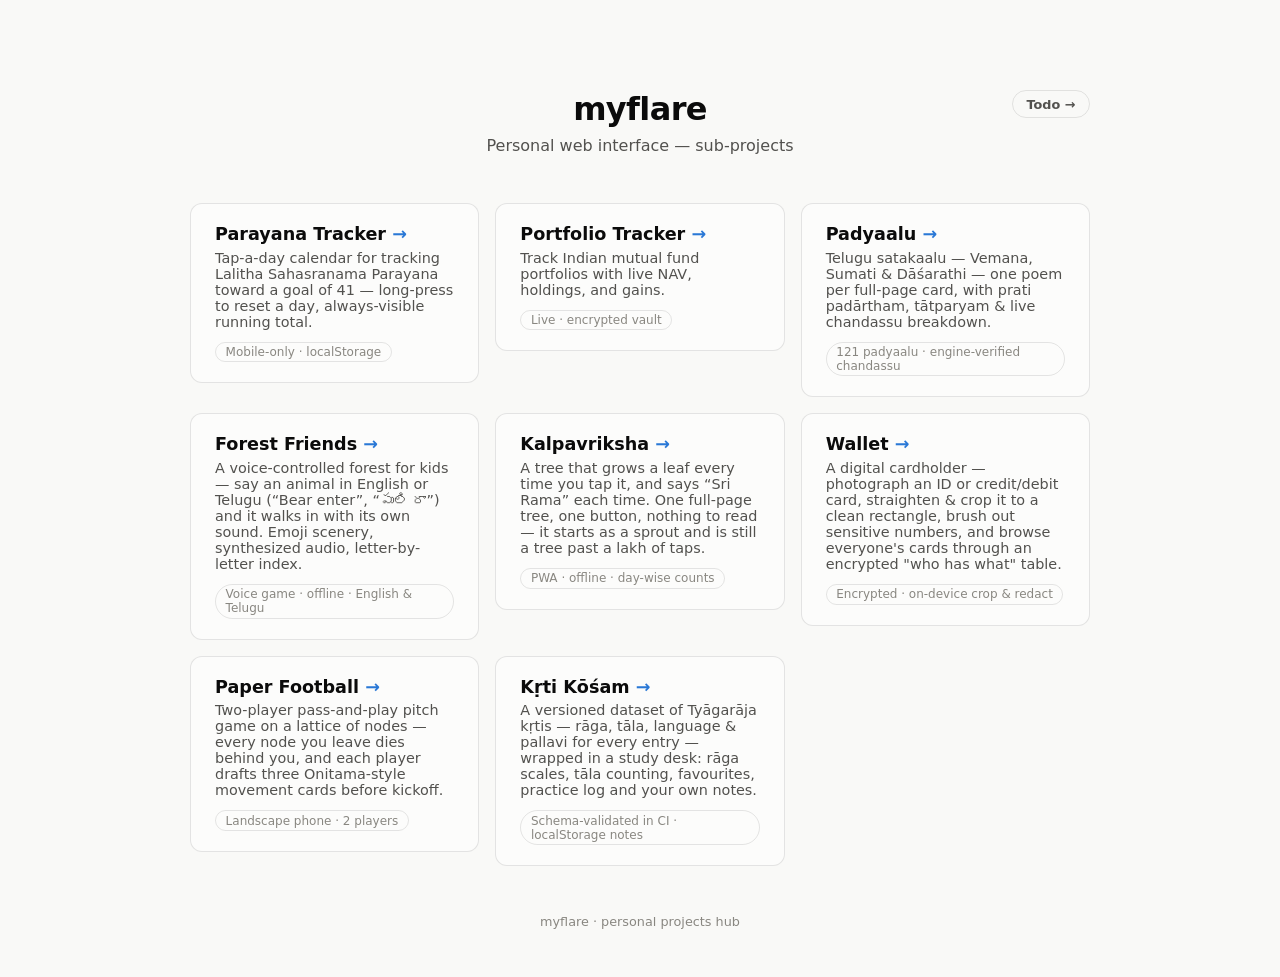
<file: index.html>
<!doctype html>
<html lang="en">
<head>
<meta charset="utf-8">
<meta name="viewport" content="width=device-width, initial-scale=1">
<title>myflare — personal web interface</title>
<style>
  :root {
    color-scheme: light dark;
    --page: #f9f9f7;
    --surface: #fcfcfb;
    --ink: #0b0b0b;
    --ink-2: #52514e;
    --muted: #898781;
    --border: rgba(11,11,11,0.10);
    --accent: #2a78d6;
  }
  @media (prefers-color-scheme: dark) {
    :root {
      --page: #0d0d0d;
      --surface: #1a1a19;
      --ink: #ffffff;
      --ink-2: #c3c2b7;
      --muted: #898781;
      --border: rgba(255,255,255,0.10);
      --accent: #3987e5;
    }
  }
  * { box-sizing: border-box; margin: 0; }
  body {
    font-family: system-ui, -apple-system, "Segoe UI", sans-serif;
    background: var(--page);
    color: var(--ink);
    min-height: 100vh;
    display: flex;
    flex-direction: column;
    align-items: center;
    padding: 10vh 1.5rem 3rem;
  }
  header { text-align: center; margin-bottom: 3rem; position: relative; width: 100%; max-width: 900px; }
  h1 { font-size: 2rem; font-weight: 700; letter-spacing: -0.02em; }
  header p { color: var(--ink-2); margin-top: 0.5rem; }
  a.todo-btn {
    position: absolute;
    top: 0;
    right: 0;
    display: inline-flex;
    align-items: center;
    gap: 0.35rem;
    font-size: 0.8rem;
    font-weight: 600;
    color: var(--ink-2);
    text-decoration: none;
    border: 1px solid var(--border);
    border-radius: 999px;
    padding: 0.35rem 0.85rem;
    transition: border-color 0.15s ease, color 0.15s ease;
  }
  a.todo-btn:hover { border-color: var(--accent); color: var(--accent); }
  main {
    width: 100%; max-width: 900px;
    display: grid; gap: 1rem;
    grid-template-columns: repeat(auto-fit, minmax(260px, 1fr));
    align-items: start;
  }
  a.project {
    display: block;
    background: var(--surface);
    border: 1px solid var(--border);
    border-radius: 12px;
    padding: 1.25rem 1.5rem;
    text-decoration: none;
    color: inherit;
    transition: border-color 0.15s ease, transform 0.15s ease;
  }
  a.project:hover { border-color: var(--accent); transform: translateY(-1px); }
  a.project h2 { font-size: 1.1rem; font-weight: 600; }
  a.project h2 span { color: var(--accent); }
  a.project p { color: var(--ink-2); font-size: 0.9rem; margin-top: 0.35rem; }
  .status {
    display: inline-block;
    margin-top: 0.75rem;
    font-size: 0.75rem;
    color: var(--muted);
    border: 1px solid var(--border);
    border-radius: 999px;
    padding: 0.15rem 0.6rem;
  }
  footer { margin-top: auto; padding-top: 3rem; color: var(--muted); font-size: 0.8rem; }
</style>
</head>
<body>
  <header>
    <a class="todo-btn" href="todo/index.html">Todo →</a>
    <h1>myflare</h1>
    <p>Personal web interface — sub-projects</p>
  </header>
  <main>
    <a class="project" href="parayana/">
      <h2>Parayana Tracker <span>→</span></h2>
      <p>Tap-a-day calendar for tracking Lalitha Sahasranama Parayana toward a goal of 41 — long-press to reset a day, always-visible running total.</p>
      <span class="status">Mobile-only · localStorage</span>
    </a>
    <a class="project" href="portfolio-tracker/">
      <h2>Portfolio Tracker <span>→</span></h2>
      <p>Track Indian mutual fund portfolios with live NAV, holdings, and gains.</p>
      <span class="status">Live · encrypted vault</span>
    </a>
    <a class="project" href="padyaalu/">
      <h2>Padyaalu <span>→</span></h2>
      <p>Telugu satakaalu — Vemana, Sumati &amp; Dāśarathi — one poem per full-page card, with prati padārtham, tātparyam &amp; live chandassu breakdown.</p>
      <span class="status">121 padyaalu · engine-verified chandassu</span>
    </a>
    <a class="project" href="forest-friends/">
      <h2>Forest Friends <span>→</span></h2>
      <p>A voice-controlled forest for kids — say an animal in English or Telugu (“Bear enter”, “పులి రా”) and it walks in with its own sound. Emoji scenery, synthesized audio, letter-by-letter index.</p>
      <span class="status">Voice game · offline · English &amp; Telugu</span>
    </a>
    <a class="project" href="kalpavriksha/">
      <h2>Kalpavriksha <span>→</span></h2>
      <p>A tree that grows a leaf every time you tap it, and says “Sri Rama” each time. One full-page tree, one button, nothing to read — it starts as a sprout and is still a tree past a lakh of taps.</p>
      <span class="status">PWA · offline · day-wise counts</span>
    </a>
    <a class="project" href="wallet/">
      <h2>Wallet <span>→</span></h2>
      <p>A digital cardholder — photograph an ID or credit/debit card, straighten &amp; crop it to a clean rectangle, brush out sensitive numbers, and browse everyone's cards through an encrypted "who has what" table.</p>
      <span class="status">Encrypted · on-device crop &amp; redact</span>
    </a>
    <a class="project" href="paper-football/">
      <h2>Paper Football <span>→</span></h2>
      <p>Two-player pass-and-play pitch game on a lattice of nodes — every node you leave dies behind you, and each player drafts three Onitama-style movement cards before kickoff.</p>
      <span class="status">Landscape phone · 2 players</span>
    </a>
    <a class="project" href="tyagaraja/">
      <h2>Kṛti Kōśam <span>→</span></h2>
      <p>A versioned dataset of Tyāgarāja kṛtis — rāga, tāla, language &amp; pallavi for every entry — wrapped in a study desk: rāga scales, tāla counting, favourites, practice log and your own notes.</p>
      <span class="status">Schema-validated in CI · localStorage notes</span>
    </a>
  </main>
  <footer>myflare · personal projects hub</footer>
</body>
</html>
</file>
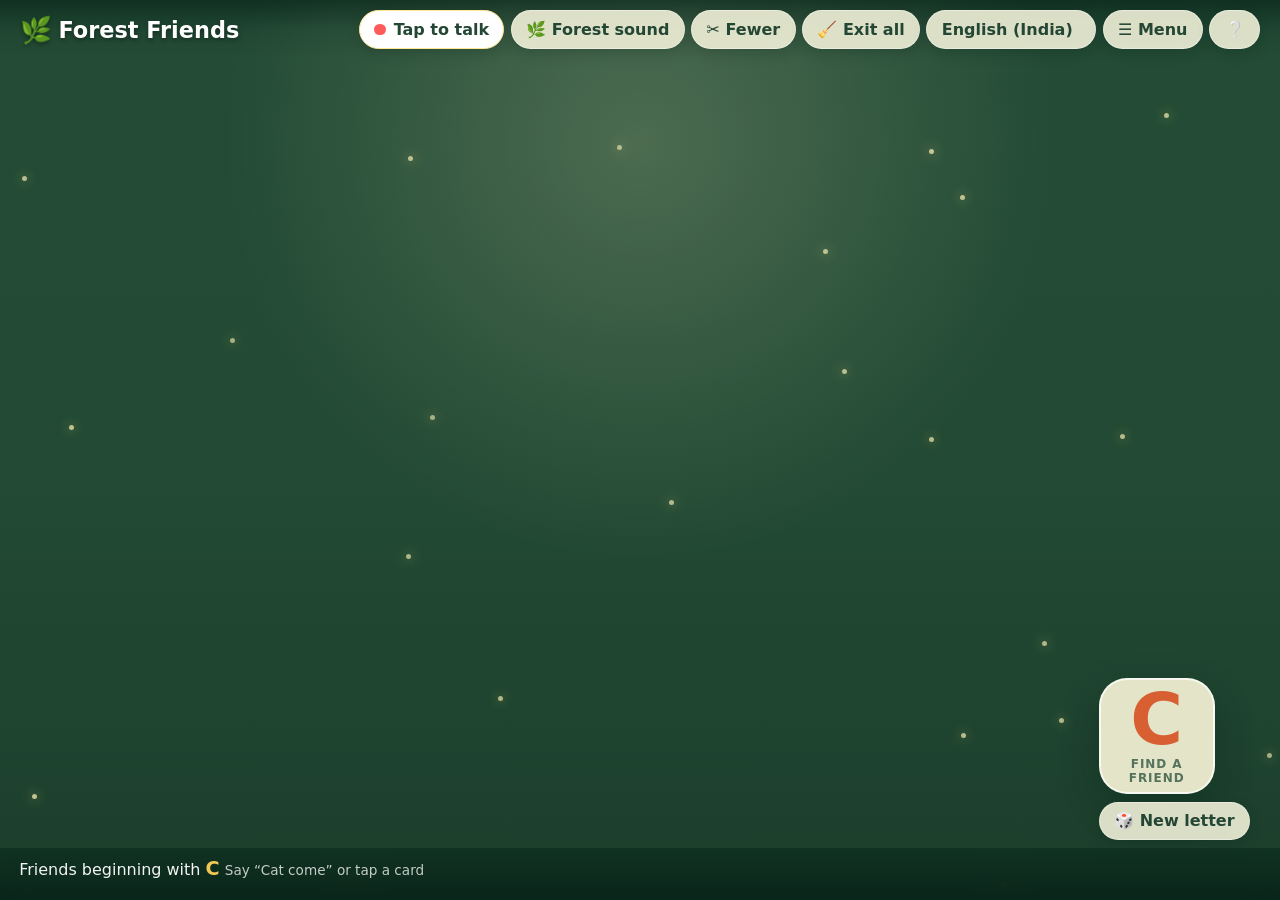
<file: forest-friends/index.html>
<!doctype html>
<html lang="en">
<head>
<meta charset="utf-8">
<meta name="viewport" content="width=device-width, initial-scale=1">
<title>Forest Friends — voice animal game for kids</title>
<link rel="stylesheet" href="styles.css?v=9">
</head>
<body>
  <!-- ======================= FOREST SCENE ======================= -->
  <div id="scene" class="scene">
    <div class="forest-film" aria-hidden="true">
      <video class="forest-film-fill" autoplay muted loop playsinline preload="auto" src="assets/reference/living-forest-reference.mp4"></video>
      <video class="forest-film-main" autoplay muted loop playsinline preload="auto" src="assets/reference/living-forest-reference.mp4"></video>
      <div class="forest-light"></div>
    </div>
    <!-- subtle foreground atmosphere, filled by JS -->
    <div class="forest" id="forest"></div>

    <!-- animals live here; the river (drawn by JS) is where water animals swim -->
    <div id="stage" class="stage">
      <svg id="river" class="river" preserveAspectRatio="none" aria-hidden="true"></svg>
    </div>

    <!-- big prompt letter, bottom-right -->
    <div id="letterPrompt" class="letter-prompt">
      <div id="letterCard" class="letter-card" title="Say an animal that starts with this letter!">
        <span id="letterGlyph" class="letter-glyph">A</span>
        <span class="letter-hint">find a friend</span>
      </div>
      <button id="newLetterBtn" class="btn letter-new-btn" title="Show a new letter">🎲 New letter</button>
    </div>

    <!-- floating speech bubble showing what was heard -->
    <div id="heardBubble" class="heard-bubble" hidden></div>
  </div>

  <!-- ======================= TOP CONTROL BAR ======================= -->
  <header class="topbar">
    <div class="brand">
      <span class="brand-emoji">🌿</span>
      <span class="brand-name">Forest Friends</span>
    </div>
    <div class="controls">
      <button id="micBtn" class="btn btn-mic btn-primary" aria-pressed="false">
        <span class="mic-dot"></span>
        <span id="micLabel">Tap to talk</span>
      </button>
      <button id="musicBtn" class="btn" aria-pressed="false" title="Soft wind and leaves, with no animal calls">🌿 Forest sound</button>
      <button id="reduceBtn" class="btn" title="Randomly send some animals home">✂️ Fewer</button>
      <button id="clearBtn" class="btn" title="Send everyone home">🧹 Exit all</button>
      <select id="langSelect" class="btn" title="Voice language">
        <option value="en-IN">English (India)</option>
        <option value="en-US">English (US)</option>
        <option value="te-IN">తెలుగు Telugu</option>
      </select>
      <button id="menuBtn" class="btn" aria-haspopup="dialog" aria-controls="menuOverlay" aria-expanded="false" title="Open menu">☰ Menu</button>
      <button id="helpBtn" class="btn" title="How to play">❔</button>
    </div>
  </header>

  <!-- ======================= BOTTOM INDEX ROW ======================= -->
  <footer class="index-bar">
    <div class="index-label">
      Friends beginning with <b id="indexLetter">A</b>
      <span class="index-tip">Say “<span id="indexExample">Cow</span> come” or tap a card</span>
    </div>
    <div id="indexRow" class="index-row"><!-- animal chips injected here --></div>
  </footer>

  <!-- ======================= HELP OVERLAY ======================= -->
  <div id="helpOverlay" class="overlay" hidden>
    <div class="overlay-card">
      <button id="helpClose" class="overlay-close" aria-label="Close">✕</button>
      <h2>🌳 How to play</h2>
      <ol>
        <li>Tap <b>Tap to talk</b> and allow the microphone.</li>
        <li>A letter shows in the bottom-right. You may only call the animal for <b>that</b> letter — the bottom row lists them.</li>
        <li>Say the animal and “come”: <b>“Bear enter”</b>, <b>“Bear come”</b>, or in Telugu <b>“Bear <i>raa</i>”</b> / <b>“ఎలుగుబంటి రా”</b>.</li>
        <li>It walks, flies, or swims in with its voice and <b>roams the whole forest</b> — birds flit about, fish swim down the <b>river</b>, animals wander the ground — then a <b>new letter</b> pops up. 🐻🐦🐠</li>
        <li>Want a whole family at once? Say a number: <b>“3 lions enter”</b> (up to five) — they all roam together! 🦁🦁🦁</li>
        <li><b>Tap any animal</b> to hear its sound again. 🔊</li>
        <li>Send some home: <b>“Lion exit”</b> (one) or <b>“5 lion exit”</b> (up to five). <i>po</i> / <i>bye</i> work too.</li>
        <li>Special commands anytime: <b>“exit all animals”</b> empties the forest; <b>“reduce zoo size”</b> randomly sends some home.</li>
        <li>No microphone? <b>Tap an animal</b> in the bottom row to summon it. Use <b>🎲 New letter</b> to skip a letter.</li>
        <li>Open <b>☰ Menu</b> to browse and play every animal sound in one scrollable library.</li>
      </ol>
      <p class="overlay-note">Tip: works best in Chrome. The animal list is limited to familiar animals from India. Recordings made in India are preferred; verified same-species recordings are used when a local one is unavailable.</p>
      <button id="helpStart" class="btn btn-primary">Let's play! 🎉</button>
    </div>
  </div>

  <!-- ======================= MENU / SOUND LIBRARY ======================= -->
  <div id="menuOverlay" class="overlay" hidden>
    <section class="overlay-card menu-card" role="dialog" aria-modal="true" aria-labelledby="menuTitle">
      <button id="menuClose" class="overlay-close" aria-label="Close menu">✕</button>
      <div class="menu-heading">
        <span class="menu-kicker">Explore the forest</span>
        <h2 id="menuTitle">Menu</h2>
      </div>
      <section class="sound-library" aria-labelledby="soundLibraryTitle">
        <div class="sound-library-head">
          <div>
            <h3 id="soundLibraryTitle">🔊 Indian animal sounds</h3>
            <p>Tap to listen. The selected animal stays highlighted until its recording ends.</p>
          </div>
          <label class="sound-search">
            <span class="sr-only">Search animals</span>
            <input id="soundSearch" type="search" placeholder="Search animals…" autocomplete="off">
          </label>
        </div>
        <div id="soundList" class="sound-list" aria-live="polite"></div>
        <p id="soundEmpty" class="sound-empty" hidden>No animals match that search.</p>
      </section>
    </section>
  </div>

  <!-- data + engines (built as separate modules) -->
  <script src="animals.js?v=9"></script>
  <script src="audio.js?v=9"></script>
  <script src="realsounds.js?v=9"></script>
  <script src="game.js?v=9"></script>
</body>
</html>
</file>
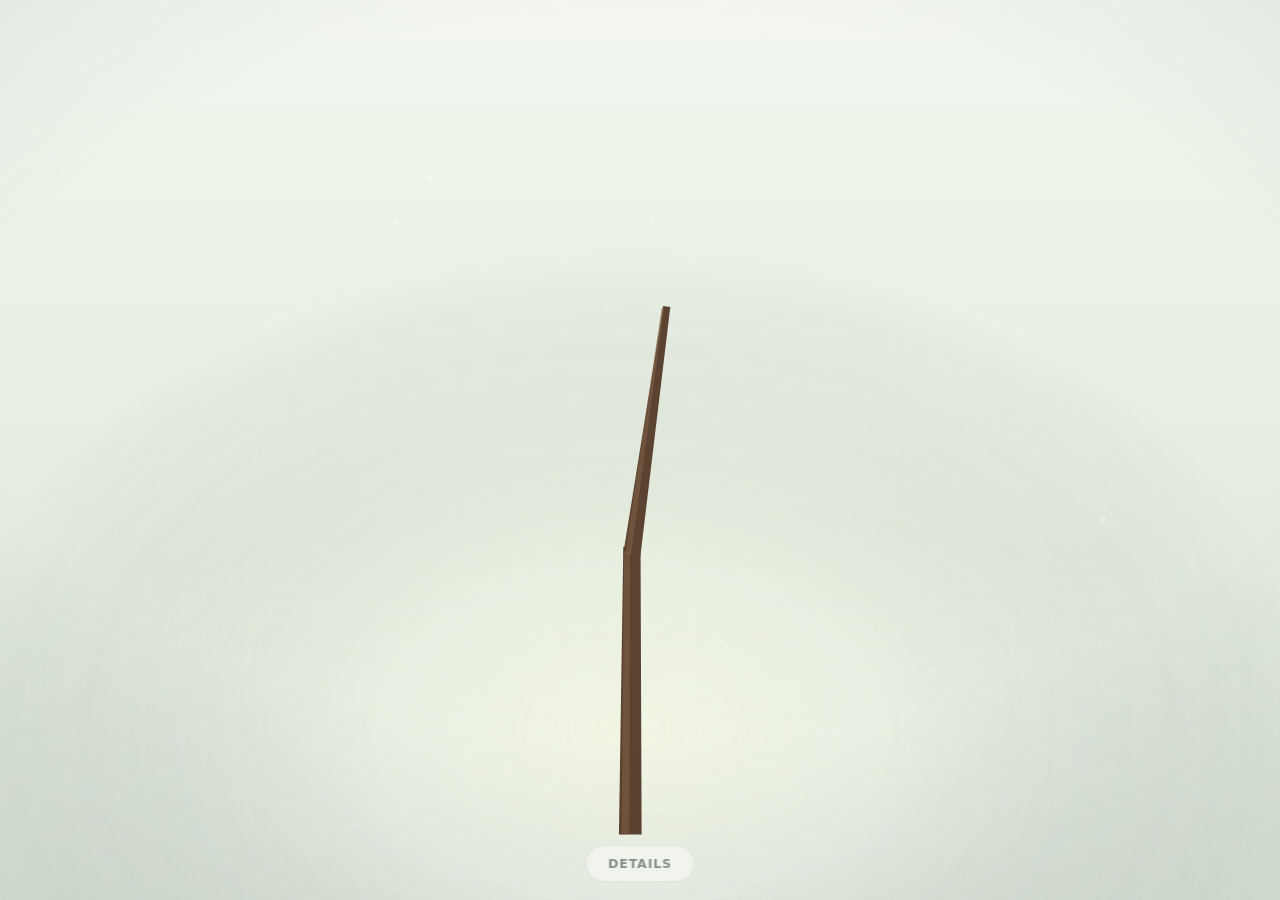
<file: kalpavriksha/index.html>
<!doctype html>
<html lang="en">
<head>
<meta charset="utf-8">
<meta name="viewport" content="width=device-width, initial-scale=1, viewport-fit=cover, maximum-scale=1, user-scalable=no">
<title>Kalpavriksha</title>
<meta name="description" content="A tree that grows a leaf every time you tap it.">
<meta name="theme-color" content="#eaf1e8" media="(prefers-color-scheme: light)">
<meta name="theme-color" content="#070d0b" media="(prefers-color-scheme: dark)">
<meta name="apple-mobile-web-app-capable" content="yes">
<meta name="mobile-web-app-capable" content="yes">
<meta name="apple-mobile-web-app-status-bar-style" content="black-translucent">
<link rel="manifest" href="manifest.webmanifest">
<link rel="icon" href="icons/icon.svg" type="image/svg+xml">
<link rel="apple-touch-icon" href="icons/icon-192.png">
<link rel="stylesheet" href="styles.css">
</head>
<body>
  <canvas id="stage"></canvas>

  <button id="detailsBtn" type="button" aria-haspopup="dialog">Details</button>

  <dialog id="detailsDlg" aria-labelledby="dlgTitle">
    <div class="dlg-head">
      <h2 id="dlgTitle">Growth</h2>
      <button id="closeBtn" class="icon-btn" type="button" aria-label="Close">&#10005;</button>
    </div>

    <p class="total"><span id="totalNum">0</span><span class="total-unit">leaves</span></p>

    <div class="daylist" id="dayList"></div>

    <div class="dlg-actions">
      <button id="copyBtn" class="copy-btn" type="button">Copy</button>
    </div>

    <a class="home-link" href="../index.html">myflare home</a>
  </dialog>

  <script src="store.js"></script>
  <script src="audio.js"></script>
  <script src="tree.js"></script>
  <script src="render.js"></script>
  <script src="app.js"></script>
</body>
</html>
</file>
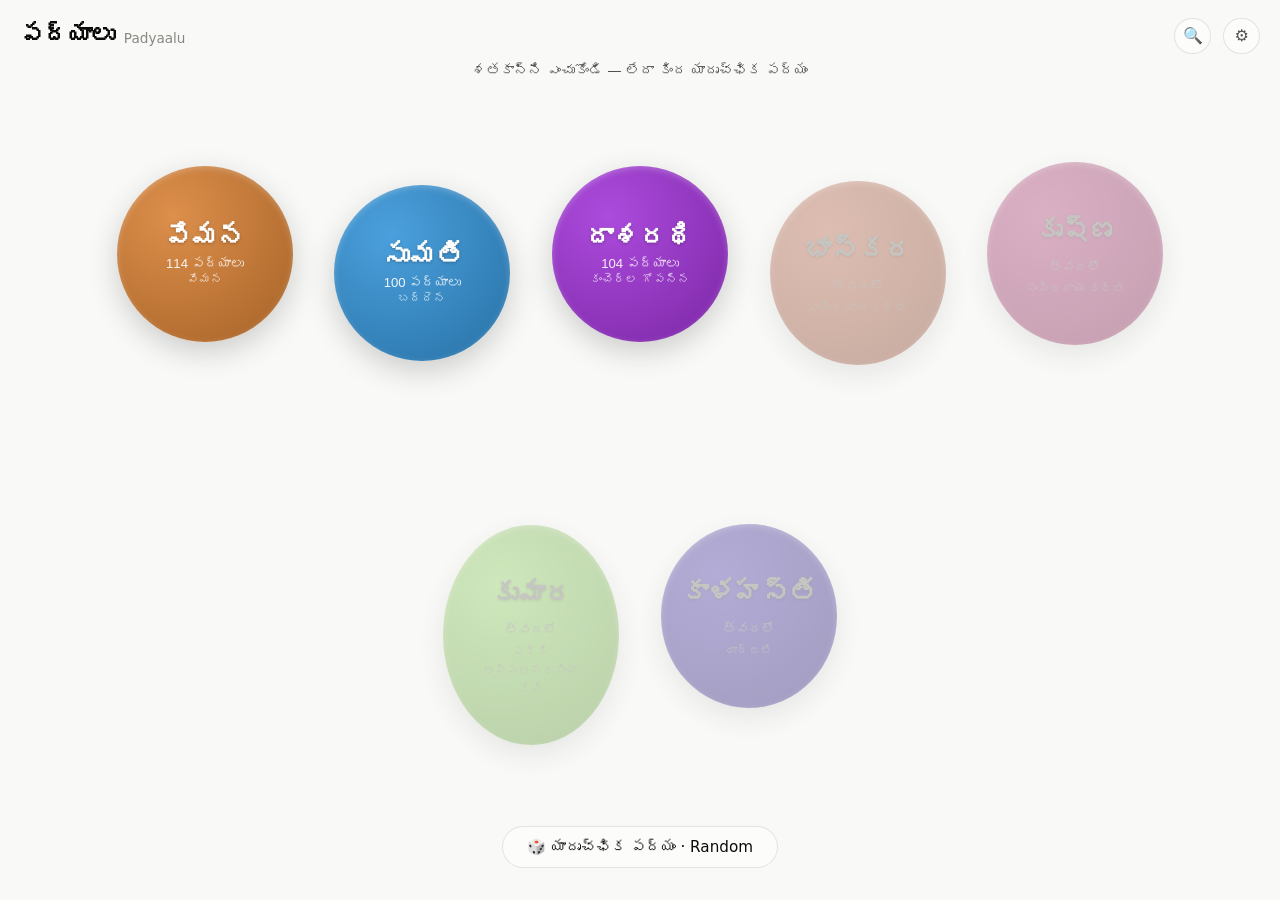
<file: padyaalu/index.html>
<!doctype html>
<html lang="te">
<head>
<meta charset="utf-8">
<meta name="viewport" content="width=device-width, initial-scale=1, maximum-scale=1, user-scalable=no">
<title>Padyaalu — పద్యాలు</title>
<style>
  :root {
    color-scheme: light dark;
    --page: #f9f9f7; --surface: #fcfcfb; --ink: #0b0b0b; --ink-2: #52514e;
    --muted: #898781; --border: rgba(11,11,11,0.10); --accent: #a6641b;
    --chip: rgba(11,11,11,0.04); --padyam-bg: rgba(166,100,27,0.05);
    --guru: rgba(166,100,27,0.16); --laghu: rgba(11,11,11,0.05);
    --ok: #2e7d32; --panel: rgba(46,125,50,0.06);
    --runover: 2.2rem;
  }
  @media (prefers-color-scheme: dark) {
    :root {
      --page: #0d0d0d; --surface: #1a1a19; --ink: #ffffff; --ink-2: #c3c2b7;
      --muted: #898781; --border: rgba(255,255,255,0.10); --accent: #e0a35c;
      --chip: rgba(255,255,255,0.06); --padyam-bg: rgba(224,163,92,0.07);
      --guru: rgba(224,163,92,0.22); --laghu: rgba(255,255,255,0.06);
      --ok: #7cc47f; --panel: rgba(124,196,127,0.08);
    }
  }
  * { box-sizing: border-box; margin: 0; }
  html, body { min-height: 100%; }
  body { font-family: system-ui, -apple-system, "Segoe UI", sans-serif; background: var(--page); color: var(--ink); touch-action: manipulation; -webkit-text-size-adjust: 100%; }
  .telugu-serif { font-family: "Noto Serif Telugu", "Ramaraja", "Gautami", "Pothana2000", "Mandali", "Noto Sans Telugu", Georgia, serif; }
  .view[hidden] { display: none !important; }

  .icon-btn {
    display: grid; place-items: center; width: 2.3rem; height: 2.3rem; border-radius: 50%;
    background: var(--surface); border: 1px solid var(--border); color: var(--ink-2);
    font-size: 1rem; cursor: pointer; text-decoration: none; transition: border-color .15s, color .15s;
  }
  .icon-btn:hover { border-color: var(--accent); color: var(--accent); }

  /* ================= HOME (bubbles) ================= */
  #home { min-height: 100vh; display: flex; flex-direction: column; padding: 1.1rem 1.25rem 2rem; }
  .home-top { display: flex; align-items: center; gap: 0.75rem; }
  .home-title { margin-right: auto; display: flex; align-items: baseline; gap: 0.55rem; }
  .home-title b { font-size: 1.5rem; letter-spacing: -0.01em; }
  .home-title small { color: var(--muted); font-size: 0.85rem; }
  .home-sub { color: var(--ink-2); text-align: center; margin: 0.5rem 0 0; font-size: 0.9rem; }
  .bubbles {
    flex: 1; display: flex; flex-wrap: wrap; align-items: center; justify-content: center;
    gap: clamp(1rem, 4vw, 2.6rem); padding: 1.5rem 0;
  }
  .bubble {
    position: relative; border: none; cursor: pointer; color: #fff; text-align: center;
    width: clamp(128px, 30vw, 176px); aspect-ratio: 1; border-radius: 50%;
    display: flex; flex-direction: column; align-items: center; justify-content: center; gap: 0.15rem;
    box-shadow: 0 10px 30px rgba(0,0,0,0.18), inset 0 2px 6px rgba(255,255,255,0.25);
    animation: bob 5s ease-in-out infinite; transition: transform .18s ease;
  }
  .bubble:hover, .bubble:focus-visible { transform: scale(1.06); outline: none; }
  .bubble.empty { opacity: 0.45; cursor: default; filter: grayscale(0.35); animation: none; }
  .bubble.empty:hover { transform: none; }
  .bubble .bname { font-size: clamp(1.2rem, 4.5vw, 1.7rem); font-weight: 700; text-shadow: 0 1px 3px rgba(0,0,0,0.25); }
  .bubble .bcount { font-size: 0.82rem; opacity: 0.92; }
  .bubble .bpoet { font-size: 0.72rem; opacity: 0.8; max-width: 80%; }
  @keyframes bob { 0%,100% { translate: 0 0; } 50% { translate: 0 -12px; } }
  @media (prefers-reduced-motion: reduce) { .bubble { animation: none; } }
  .random-btn {
    align-self: center; margin-top: 1rem; font: inherit; cursor: pointer; color: var(--ink);
    background: var(--surface); border: 1px solid var(--border); border-radius: 999px;
    padding: 0.7rem 1.5rem; font-size: 0.95rem; transition: border-color .15s, color .15s;
  }
  .random-btn:hover { border-color: var(--accent); color: var(--accent); }

  /* ================= READER ================= */
  #reader { min-height: 100vh; display: flex; flex-direction: column; }
  .corner { position: fixed; top: 0.9rem; z-index: 20; }
  .corner.left { left: 0.9rem; } .corner.right { right: 0.9rem; display: flex; gap: 0.5rem; }
  .stage { flex: 1; display: flex; justify-content: center; padding: 1.25rem 1rem 1rem; }
  .card {
    width: min(1180px, 95vw); background: var(--surface); border: 1px solid var(--border);
    border-radius: 18px; padding: 1.6rem clamp(1.1rem, 3vw, 2.4rem) 2rem;
    display: flex; flex-direction: column;
    box-shadow: 0 1px 2px rgba(0,0,0,0.04), 0 12px 32px rgba(0,0,0,0.05);
  }
  .card-head { display: flex; flex-wrap: wrap; align-items: center; gap: 0.5rem 0.8rem; color: var(--muted); font-size: 0.8rem; margin-bottom: 1.25rem; }
  .code { color: var(--accent); border: 1px solid var(--accent); border-radius: 8px; padding: 0.12rem 0.55rem; font-weight: 700; font-variant-numeric: tabular-nums; letter-spacing: 0.02em; }
  .card-head .meter { margin-left: auto; }

  .padyam {
    background: var(--padyam-bg); border-radius: 14px; padding: 1.5rem clamp(1rem, 3vw, 2rem);
    display: grid; gap: 0.5rem; text-align: center;
    font-size: clamp(1.08rem, 0.7rem + 1.15vw, 1.5rem); line-height: 1.7;
  }
  .padyam .pline { font-weight: 500; padding-left: var(--runover); text-indent: calc(-1 * var(--runover)); }
  .padyam .pline.makutam { color: var(--accent); margin-top: 0.2rem; }

  .inner { max-width: 880px; width: 100%; margin: 0 auto; }
  section.block { margin-top: 1.6rem; }
  section.block > h3 { font-size: 0.78rem; text-transform: uppercase; letter-spacing: 0.08em; color: var(--muted); margin-bottom: 0.7rem; display: flex; align-items: baseline; gap: 0.5rem; }
  section.block > h3 .te { text-transform: none; letter-spacing: 0; color: var(--ink-2); font-size: 0.95rem; }
  section.block > h3 .spacer { margin-left: auto; }
  .gloss { display: grid; gap: 0.1rem; }
  .gloss .row { display: grid; grid-template-columns: minmax(9rem, 38%) 1fr; gap: 0.75rem; padding: 0.5rem 0.2rem; border-bottom: 1px solid var(--border); }
  .gloss .row:last-child { border-bottom: 0; }
  .gloss .w { font-size: 1.02rem; } .gloss .m { color: var(--ink-2); font-size: 0.95rem; align-self: center; }
  .tatparyam { color: var(--ink-2); line-height: 1.7; font-size: 1rem; }
  .pending-note { color: var(--muted); font-size: 0.92rem; font-style: italic; }

  /* chandassu */
  .chandassu { display: grid; gap: 0.8rem; max-width: 100%; }
  .cpaada { display: flex; flex-wrap: wrap; gap: 0.4rem; align-items: flex-end; max-width: 100%; }
  .gana { display: flex; flex-direction: column; align-items: center; gap: 0.15rem; border: 1px solid var(--border); border-radius: 9px; padding: 0.35rem 0.4rem 0.3rem; max-width: 100%; }
  .gana.plain { border-color: transparent; padding: 0.15rem 0; }
  .gana .syls { display: flex; flex-wrap: wrap; justify-content: center; gap: 0.15rem; max-width: 100%; }
  .syl { padding: 0.1rem 0.35rem 0.05rem; border-radius: 6px; font-size: 1.02rem; display: flex; flex-direction: column; align-items: center; line-height: 1.25; }
  .syl.G { background: var(--guru); } .syl.L { background: var(--laghu); }
  .syl .mark { font-size: 0.62rem; color: var(--muted); font-family: ui-monospace, monospace; }
  .syl.G .mark { color: var(--accent); }
  .gana .gname { font-size: 0.68rem; color: var(--muted); }
  .legend { color: var(--muted); font-size: 0.78rem; margin-top: 0.35rem; line-height: 1.5; }
  .legend b { color: var(--ink-2); }

  /* verdict badge → opens a popup */
  button.verdict { font: inherit; cursor: pointer; }
  .verdict.ok { font-size: 0.74rem; font-weight: 600; color: var(--ok); background: var(--panel);
    border: 1px solid var(--ok); border-radius: 999px; padding: 0.16rem 0.7rem; margin-left: auto;
    display: inline-flex; align-items: center; gap: 0.3rem; }
  .verdict.ok:hover { background: color-mix(in srgb, var(--ok) 16%, transparent); }
  .verdict.pending { font-size: 0.74rem; font-weight: 600; color: var(--muted); border: 1px solid var(--border); border-radius: 999px; padding: 0.16rem 0.7rem; margin-left: auto; }
  /* explanation popup */
  #explain-overlay { position: fixed; inset: 0; z-index: 45; background: rgba(0,0,0,0.4); backdrop-filter: blur(3px); display: flex; justify-content: center; align-items: flex-start; padding: 6vh 1rem 2rem; }
  #explain-overlay[hidden] { display: none !important; }
  .explain-box { position: relative; width: 100%; max-width: 680px; background: var(--surface); border: 1px solid var(--border); border-radius: 16px; padding: 1.5rem 1.4rem 1.3rem; box-shadow: 0 20px 60px rgba(0,0,0,0.35); max-height: 84vh; overflow-y: auto; }
  .explain-close { position: absolute; top: 0.8rem; right: 0.8rem; }
  .explain { font-size: 0.95rem; line-height: 1.65; }
  .explain-box .explain { padding-right: 1.6rem; }
  .explain h4 { font-size: 0.85rem; margin: 0 0 0.4rem; }
  .explain .rules { margin: 0 0 0.8rem; padding-left: 1.1rem; color: var(--ink-2); }
  .explain .rules li { margin: 0.15rem 0; }
  .explain .rules b { color: var(--ink); }
  .proof { display: grid; gap: 0.35rem; }
  .proof-row { display: flex; flex-wrap: wrap; gap: 0.5rem; align-items: baseline; padding: 0.35rem 0; border-bottom: 1px dashed var(--border); }
  .proof-row:last-child { border-bottom: 0; }
  .proof-row .pi { color: var(--muted); font-size: 0.78rem; min-width: 4.5rem; }
  .proof-row .pg { color: var(--ink); }
  .proof-row .pg .gp { color: var(--accent); font-family: ui-monospace, monospace; font-size: 0.82em; }
  .proof-row .pg .ty { color: var(--muted); font-size: 0.78em; }
  .proof-row .pn { color: var(--ok); font-size: 0.8rem; margin-left: auto; }

  .nav { position: sticky; bottom: 0; background: color-mix(in srgb, var(--page) 88%, transparent); backdrop-filter: blur(8px); border-top: 1px solid var(--border); display: flex; align-items: center; justify-content: center; gap: 0.7rem; padding: 0.7rem 1rem; }
  .nav button { font: inherit; cursor: pointer; color: var(--ink); background: var(--surface); border: 1px solid var(--border); border-radius: 10px; padding: 0.5rem 1rem; transition: border-color .15s, color .15s; }
  .nav button:hover:not(:disabled) { border-color: var(--accent); color: var(--accent); }
  .nav button:disabled { opacity: 0.4; cursor: default; }
  .nav .random-nav { color: var(--accent); border-color: color-mix(in srgb, var(--accent) 40%, var(--border)); }
  .counter { color: var(--muted); font-size: 0.85rem; min-width: 5rem; text-align: center; }

  /* ================= SEARCH ================= */
  #search-overlay { position: fixed; inset: 0; z-index: 40; background: rgba(0,0,0,0.35); backdrop-filter: blur(3px); display: flex; justify-content: center; align-items: flex-start; padding: 8vh 1rem 2rem; }
  #search-overlay[hidden] { display: none; }
  .search-box { width: 100%; max-width: 620px; background: var(--surface); border: 1px solid var(--border); border-radius: 16px; padding: 1rem; box-shadow: 0 20px 60px rgba(0,0,0,0.3); }
  .search-row { display: flex; gap: 0.6rem; }
  #search-input { flex: 1; font: inherit; font-size: 1rem; padding: 0.6rem 0.8rem; border-radius: 10px; border: 1px solid var(--border); background: var(--page); color: var(--ink); }
  #search-input:focus { outline: none; border-color: var(--accent); }
  #search-results { margin-top: 0.7rem; max-height: 55vh; overflow-y: auto; display: grid; gap: 0.25rem; }
  .sres { display: flex; gap: 0.6rem; align-items: baseline; text-align: left; width: 100%; font: inherit; cursor: pointer; background: none; border: 1px solid transparent; border-radius: 10px; padding: 0.5rem 0.6rem; color: inherit; }
  .sres:hover { background: var(--chip); border-color: var(--border); }
  .sres .rc { color: var(--accent); font-weight: 700; font-size: 0.8rem; min-width: 3.2rem; font-variant-numeric: tabular-nums; }
  .sres .rt { color: var(--ink-2); font-size: 0.92rem; overflow: hidden; text-overflow: ellipsis; white-space: nowrap; }
  .sres .rs { color: var(--muted); font-size: 0.72rem; margin-left: auto; white-space: nowrap; }
  .search-hint { color: var(--muted); font-size: 0.8rem; margin-top: 0.5rem; }

  .loading, .empty { color: var(--muted); text-align: center; padding: 3rem 1rem; line-height: 1.6; }
  .empty code { background: var(--chip); padding: 0.1rem 0.4rem; border-radius: 5px; }
</style>
</head>
<body>
  <!-- ============ HOME ============ -->
  <section id="home" class="view">
    <div class="home-top">
      <div class="home-title"><b class="telugu-serif">పద్యాలు</b> <small>Padyaalu</small></div>
      <button class="icon-btn" id="home-search" title="వెతుకు (search)">🔍</button>
      <a class="icon-btn" href="settings.html" title="స్థితి & ప్రణాళిక">⚙</a>
    </div>
    <p class="home-sub">శతకాన్ని ఎంచుకోండి — లేదా కింద యాదృచ్ఛిక పద్యం</p>
    <div class="bubbles" id="bubbles"><p class="loading">లోడ్ అవుతోంది…</p></div>
    <button class="random-btn" id="home-random">🎲 యాదృచ్ఛిక పద్యం · Random</button>
  </section>

  <!-- ============ READER ============ -->
  <section id="reader" class="view" hidden>
    <button class="icon-btn corner left" id="to-home" title="శతకాలు (home)">☰</button>
    <div class="corner right">
      <button class="icon-btn" id="reader-search" title="వెతుకు">🔍</button>
    </div>
    <main class="stage"><article class="card" id="card"></article></main>
    <div class="nav">
      <button id="prev">← ముందు</button>
      <button id="reader-random" class="random-nav">🎲 యాదృచ్ఛికం</button>
      <span class="counter" id="counter">— / —</span>
      <button id="next">తరువాత →</button>
    </div>
  </section>

  <!-- ============ CHANDASSU EXPLANATION POPUP ============ -->
  <div id="explain-overlay" hidden>
    <div class="explain-box">
      <button class="icon-btn explain-close" onclick="closeExplain()" title="మూసివేయి">✕</button>
      <div id="explain-content"></div>
    </div>
  </div>

  <!-- ============ SEARCH ============ -->
  <div id="search-overlay" hidden>
    <div class="search-box">
      <div class="search-row">
        <input id="search-input" placeholder="కోడ్ (ఉదా. DS104) లేదా పదం వెతకండి…" autocomplete="off">
        <button class="icon-btn" id="search-close" title="మూసివేయి">✕</button>
      </div>
      <div id="search-results"></div>
      <p class="search-hint">కోడ్ (VM3, SM5, DS104), పద్య పాఠం, లేదా తాత్పర్యం ద్వారా వెతకవచ్చు.</p>
    </div>
  </div>

  <script src="chandassu.js"></script>
  <script>
    const $ = (id) => document.getElementById(id);
    const esc = (s) => String(s).replace(/[&<>]/g, (c) => ({ "&": "&amp;", "<": "&lt;", ">": "&gt;" }[c]));
    const glUI = (s) => s.replace(/G/g, "U").replace(/L/g, "I");
    let SATAKAMS = {}, ORDER = [], POEMS = [], filter = "all", idx = 0, currentExplain = null;

    async function load() {
      try {
        const opts = { cache: "no-store" };
        const meta = await (await fetch("data/satakams.json", opts)).json();
        SATAKAMS = meta.satakams; ORDER = meta.order;
        const lists = await Promise.all(ORDER.map((k) =>
          fetch(SATAKAMS[k].file, opts).then((r) => r.json()).then((arr) =>
            arr.map((p) => ({ ...p, satakam: k, code: (SATAKAMS[k].prefix || "?") + p.number })))));
        POEMS = lists.flat();
        renderBubbles();
      } catch (e) {
        $("bubbles").innerHTML = `<p class="empty">డేటా లోడ్ కాలేదు — వెబ్ సర్వర్ ద్వారా తెరవండి ` +
          `(<code>python3 -m http.server</code>).<br><small>${esc(e.message)}</small></p>`;
      }
    }

    /* ---------- home ---------- */
    function renderBubbles() {
      const counts = {};
      POEMS.forEach((p) => (counts[p.satakam] = (counts[p.satakam] || 0) + 1));
      $("bubbles").innerHTML = ORDER.map((k, i) => {
        const s = SATAKAMS[k], h = s.hue ?? (i * 90), n = counts[k] || 0, empty = n === 0;
        const bg = `radial-gradient(circle at 32% 28%, hsl(${h} 68% 58%), hsl(${h} 62% 40%))`;
        const offset = i % 2 ? "margin-top:2.4rem" : "";
        return `<button class="bubble${empty ? " empty" : ""}" data-key="${k}"${empty ? " disabled" : ""} ` +
          `style="background:${bg};${offset};animation-delay:${(i % 5) * 0.6}s">` +
          `<span class="bname telugu-serif">${esc(s.short)}</span>` +
          `<span class="bcount">${empty ? "త్వరలో" : n + " పద్యాలు"}</span>` +
          `<span class="bpoet">${esc((s.poet || "").split("(")[0].trim())}</span></button>`;
      }).join("");
      $("bubbles").querySelectorAll(".bubble:not(.empty)").forEach((b) =>
        b.addEventListener("click", () => openSatakam(b.dataset.key)));
    }

    /* ---------- navigation between views ---------- */
    function showView(name) {
      $("home").hidden = name !== "home";
      $("reader").hidden = name !== "reader";
    }
    function openSatakam(key) { filter = key; idx = 0; showView("reader"); renderCard(); }
    function openPoem(p) { filter = "all"; idx = POEMS.indexOf(p); showView("reader"); renderCard(); }
    // home random → across ALL satakams
    function openRandom() { filter = "all"; showView("reader"); idx = Math.floor(Math.random() * POEMS.length); renderCard(); }
    // reader random → stays within the current scope (a picked satakam, or all)
    function readerRandom() { const n = visible().length; if (!n) return; idx = Math.floor(Math.random() * n); renderCard(); }
    function openExplain() { if (!currentExplain) return; $("explain-content").innerHTML = currentExplain; $("explain-overlay").hidden = false; }
    function closeExplain() { $("explain-overlay").hidden = true; }
    const visible = () => (filter === "all" ? POEMS : POEMS.filter((p) => p.satakam === filter));

    /* ---------- reader card ---------- */
    function renderCard() {
      const poems = visible(), card = $("card");
      if (!poems.length) { card.innerHTML = `<p class="empty">పద్యాలు లేవు.</p>`; return; }
      idx = Math.max(0, Math.min(idx, poems.length - 1));
      const p = poems[idx], s = SATAKAMS[p.satakam];

      const lines = p.padyam.map((l, i) =>
        `<div class="pline${i === p.padyam.length - 1 ? " makutam" : ""} telugu-serif">${esc(l)}</div>`).join("");
      const glossHTML = (p.pratipadartham && p.pratipadartham.length)
        ? `<div class="gloss">${p.pratipadartham.map((g) =>
            `<div class="row"><div class="w telugu-serif">${esc(g.padam)}</div><div class="m">${esc(g.artham)}</div></div>`).join("")}</div>`
        : `<p class="pending-note">ప్రతిపదార్థం త్వరలో.</p>`;
      const tatHTML = p.tatparyam ? `<p class="tatparyam">${esc(p.tatparyam)}</p>` : `<p class="pending-note">తాత్పర్యం త్వరలో.</p>`;

      card.innerHTML =
        `<div class="card-head"><span class="code">${esc(p.code)}</span>` +
        `<span>${esc(s.name)} · ${esc(s.poet)}</span>` +
        `<span class="meter">ఛందస్సు: ${esc(p.meter)}</span></div>` +
        `<div class="padyam">${lines}</div>` +
        `<div class="inner">` +
          `<section class="block"><h3>Prati padartham <span class="te telugu-serif">ప్రతిపదార్థం</span></h3>${glossHTML}</section>` +
          `<section class="block"><h3>Tatparyam <span class="te telugu-serif">తాత్పర్యం</span></h3>${tatHTML}</section>` +
          chandassuHTML(p) +
        `</div>`;

      $("counter").textContent = `${idx + 1} / ${poems.length}`;
      $("prev").disabled = idx === 0; $("next").disabled = idx === poems.length - 1;
      window.scrollTo({ top: 0, behavior: "smooth" });
    }

    const sylSpan = (s) => `<span class="syl ${s.weight}">${esc(s.text)}<span class="mark">${s.weight === "G" ? "U" : "I"}</span></span>`;

    function chandassuHTML(poem) {
      if (!window.Chandassu) return "";
      const a = Chandassu.analyze(poem.padyam, poem.meter);
      const verified = a.ok && a.paadas.every((p) => p.ganas);
      const rows = a.paadas.map((p) => {
        if (verified) {
          const ganas = p.ganas.map((g) =>
            `<div class="gana"><div class="syls">${g.syllables.map(sylSpan).join("")}</div><div class="gname">${esc(g.name)}</div></div>`).join("");
          return `<div class="cpaada">${ganas}</div>`;
        }
        return `<div class="cpaada"><div class="gana plain"><div class="syls">${p.syllables.map(sylSpan).join("")}</div></div></div>`;
      }).join("");

      currentExplain = verified ? explainMetre(poem, a) : null;
      const verdict = verified
        ? `<button type="button" class="verdict ok" onclick="openExplain()">✓ ${esc(a.metre)} — నిరూపితం · వివరణ ⓘ</button>`
        : `<span class="verdict pending">గణ విభజన త్వరలో</span>`;
      const legend = verified
        ? `పైన ప్రతి పెట్టె ఒక గణం; కింద గణం పేరు. ✓ బ్యాడ్జ్ నొక్కితే ఈ ఛందస్సు నియమాలు ఎలా పాటించబడ్డాయో వివరణ పాప్‌అప్‌లో చూడవచ్చు.`
        : `ప్రతి అక్షరం లఘువు/గురువుగా గుర్తించబడింది; గణ విభజన త్వరలో.`;
      return `<section class="block"><h3>Chandassu <span class="te telugu-serif">ఛందస్సు</span><span class="spacer"></span>${verdict}</h3>` +
        `<div class="chandassu">${rows}</div><p class="legend"><b>U</b> = గురువు, <b>I</b> = లఘువు. ${legend}</p></section>`;
    }

    /* ---------- the "why is this valid?" explanation ---------- */
    const VRTTA = {
      "ఉత్పలమాల": { aksh: 20, seq: ["భ","ర","న","భ","భ","ర","ల","గ"], yati: 10 },
      "చంపకమాల": { aksh: 21, seq: ["న","జ","భ","జ","జ","జ","ర"], yati: 11 },
      "మత్తేభం":   { aksh: 20, seq: ["స","భ","ర","న","మ","య","ల","గ"], yati: 14 },
      "శార్దూలం":  { aksh: 19, seq: ["మ","స","జ","స","త","త","గ"], yati: 13 },
    };
    const LG_NOTE = `<b>గురువు (U):</b> అక్షరంలో దీర్ఘం (ఆ, ఈ…) ఉంటే; సున్న (ం)/విసర్గ (ః) ఉంటే; ` +
      `ఒత్తు/సంయుక్తాక్షరం ముందు ఉంటే. <b>లఘువు (I):</b> మిగతా హ్రస్వ అక్షరాలు.`;
    const classify = (gl) => Chandassu.SURYA.includes(gl) ? "సూర్య" : Chandassu.INDRA.includes(gl) ? "ఇంద్ర" : "";

    function explainMetre(poem, a) {
      const proof = (rowFn) => `<div class="proof">${a.paadas.map(rowFn).join("")}</div>`;
      const ganaStr = (p, withType) => p.ganas.map((g) =>
        `${g.name}<span class="gp">(${glUI(g.gl)})</span>${withType ? `<span class="ty"> ${classify(g.gl)}</span>` : ""}`).join(" ");

      if (poem.meter === "ఆటవెలది") {
        return `<div class="explain"><h4>ఆటవెలది — ఉపజాతి (మాత్రా ఛందస్సు)</h4>` +
          `<ul class="rules">` +
          `<li><b>బేసి పాదాలు (1, 3):</b> 3 సూర్య గణాలు + 2 ఇంద్ర గణాలు.</li>` +
          `<li><b>సరి పాదాలు (2, 4):</b> 5 సూర్య గణాలు.</li>` +
          `<li><b>సూర్య గణాలు:</b> న (I I I), గల (U I). <b>ఇంద్ర గణాలు:</b> నల, నగ, సల, భ, ర, త.</li>` +
          `<li>${LG_NOTE}</li></ul>` +
          `<div class="proof">${a.paadas.map((p, i) => {
            const need = i % 2 === 0 ? "3 సూర్య + 2 ఇంద్ర" : "5 సూర్య";
            return `<div class="proof-row"><span class="pi">పాదం ${i + 1}</span><span class="pg">${ganaStr(p, true)}</span><span class="pn">${need} ✓</span></div>`;
          }).join("")}</div></div>`;
      }
      if (poem.meter === "కంద పద్యం" || poem.meter === "కంద") {
        const g6 = [(a.paadas[0].ganas || []).concat(a.paadas[1].ganas || [])[5],
                    (a.paadas[2].ganas || []).concat(a.paadas[3].ganas || [])[5]].filter(Boolean);
        return `<div class="explain"><h4>కంద పద్యం — జాతి (చతుర్మాత్రా గణాలు)</h4>` +
          `<ul class="rules">` +
          `<li>అన్నీ <b>చతుర్మాత్రా</b> (4-మాత్ర) గణాలు: గగ, భ, జ, స, నల.</li>` +
          `<li><b>1, 3 పాదాలు</b> — 3 గణాలు; <b>2, 4 పాదాలు</b> — 5 గణాలు.</li>` +
          `<li><b>బేసి స్థానంలో</b> (1, 3, 5, 7) జ గణం రాకూడదు.</li>` +
          `<li><b>6వ గణం</b> జ గణం లేదా నల గణం అయి ఉండాలి.</li>` +
          `<li>ప్రతి భాగం (అర్ధం) <b>గురువుతో</b> ముగియాలి.</li></ul>` +
          `<div class="proof">${a.paadas.map((p, i) =>
            `<div class="proof-row"><span class="pi">పాదం ${i + 1}</span><span class="pg">${ganaStr(p)}</span><span class="pn">${p.ganas.length} గణాలు ✓</span></div>`).join("")}` +
          (g6.length ? `<div class="proof-row"><span class="pi">6వ గణం</span><span class="pg">${g6.map((g) => g.name + `<span class="gp">(${glUI(g.gl)})</span>`).join(", ")}</span><span class="pn">జ / నల ✓</span></div>` : "") +
          `</div></div>`;
      }
      // vrttamulu
      const v = VRTTA[a.metre];
      if (!v) return `<div class="explain">ఈ ఛందస్సుకు వివరణ త్వరలో.</div>`;
      return `<div class="explain"><h4>${esc(a.metre)} — వృత్తం (అక్షర ఛందస్సు)</h4>` +
        `<ul class="rules">` +
        `<li>ప్రతి పాదంలో సరిగ్గా <b>${v.aksh} అక్షరాలు</b>, స్థిర గురు-లఘు క్రమంలో.</li>` +
        `<li><b>గణ క్రమం:</b> ${v.seq.join(" - ")} &nbsp;(${v.seq.map((n) => n).join("")}).</li>` +
        `<li><b>యతి</b> ${v.yati}వ అక్షరం వద్ద (పఠన విరామం).</li>` +
        `<li>${LG_NOTE}</li></ul>` +
        `<div class="proof">${a.paadas.map((p, i) =>
          `<div class="proof-row"><span class="pi">పాదం ${i + 1}</span><span class="pg">${ganaStr(p)}</span><span class="pn">${p.syllables.length} అక్షరాలు ✓</span></div>`).join("")}` +
        `</div><p class="legend" style="margin-top:.6rem">నాలుగు పాదాల్లోనూ గణ క్రమం ${v.seq.join("-")} గా సరిపోవడం వల్ల ఇది ${esc(a.metre)}గా నిర్ధారితమైంది.</p></div>`;
    }

    /* ---------- prev/next ---------- */
    function go(d) { const n = visible().length; if (!n) return; idx = Math.max(0, Math.min(idx + d, n - 1)); renderCard(); }

    /* ---------- search ---------- */
    function openSearch() { $("search-overlay").hidden = false; $("search-input").value = ""; $("search-results").innerHTML = ""; $("search-input").focus(); }
    function closeSearch() { $("search-overlay").hidden = true; }
    function runSearch(q) {
      q = q.trim(); if (!q) { $("search-results").innerHTML = ""; return; }
      const codeM = q.match(/^([A-Za-z]{2})\s*0*(\d+)$/);
      let hits;
      if (codeM) {
        const pre = codeM[1].toUpperCase(), num = codeM[2];
        hits = POEMS.filter((p) => p.code.toUpperCase() === pre + num);
        if (!hits.length) hits = POEMS.filter((p) => p.code.toUpperCase().startsWith(pre) && p.number.toString().startsWith(num));
      } else {
        const ql = q.toLowerCase();
        hits = POEMS.filter((p) =>
          p.padyam.some((l) => l.includes(q)) ||
          (p.tatparyam && p.tatparyam.includes(q)) ||
          (p.pratipadartham || []).some((g) => g.padam.includes(q) || g.artham.includes(q)) ||
          p.code.toLowerCase().includes(ql));
      }
      $("search-results").innerHTML = hits.slice(0, 60).map((p) =>
        `<button class="sres" data-code="${esc(p.code)}"><span class="rc">${esc(p.code)}</span>` +
        `<span class="rt telugu-serif">${esc(p.padyam[0])}</span>` +
        `<span class="rs">${esc(SATAKAMS[p.satakam].short)}</span></button>`).join("") ||
        `<p class="search-hint">సరిపోలిక లేదు.</p>`;
      $("search-results").querySelectorAll(".sres").forEach((b) => b.addEventListener("click", () => {
        const p = POEMS.find((x) => x.code === b.dataset.code);
        if (p) { closeSearch(); openPoem(p); }
      }));
    }

    /* ---------- wiring ---------- */
    $("home-random").addEventListener("click", openRandom);
    $("reader-random").addEventListener("click", readerRandom);
    $("to-home").addEventListener("click", () => showView("home"));
    $("prev").addEventListener("click", () => go(-1));
    $("next").addEventListener("click", () => go(1));
    $("home-search").addEventListener("click", openSearch);
    $("reader-search").addEventListener("click", openSearch);
    $("search-close").addEventListener("click", closeSearch);
    $("search-input").addEventListener("input", (e) => runSearch(e.target.value));
    document.addEventListener("keydown", (e) => {
      if (e.key === "Escape") { closeSearch(); closeExplain(); return; }
      if (!$("search-overlay").hidden || !$("explain-overlay").hidden) return;
      if (!$("reader").hidden) { if (e.key === "ArrowLeft") go(-1); else if (e.key === "ArrowRight") go(1); }
    });
    $("explain-overlay").addEventListener("click", (e) => { if (e.target.id === "explain-overlay") closeExplain(); });

    load();
  </script>
</body>
</html>
</file>
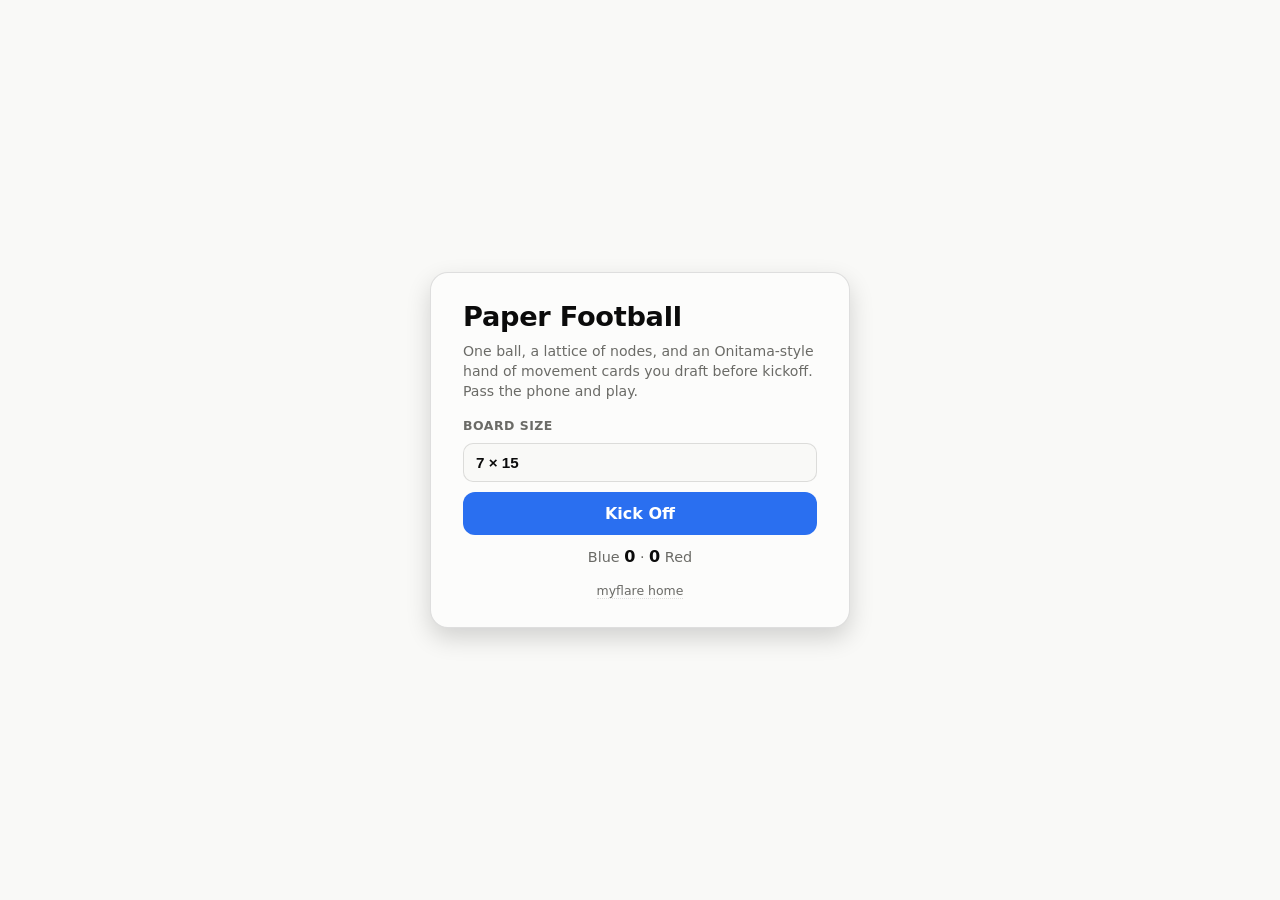
<file: paper-football/index.html>
<!doctype html>
<html lang="en">
<head>
<meta charset="UTF-8">
<meta name="viewport" content="width=device-width, initial-scale=1, maximum-scale=1, user-scalable=no, viewport-fit=cover">
<meta name="theme-color" content="#3f9a4e">
<title>Paper Football</title>
<link rel="stylesheet" href="styles.css">
<script src="cards.js" defer></script>
<script src="board.js" defer></script>
<script src="game.js" defer></script>
</head>
<body data-screen="start">

  <div id="rotate-gate">
    <svg width="64" height="64" viewBox="0 0 64 64" aria-hidden="true" focusable="false">
      <rect x="20" y="8" width="24" height="40" rx="4" fill="none" stroke="currentColor" stroke-width="3"></rect>
      <circle cx="32" cy="42" r="1.6" fill="currentColor"></circle>
      <path d="M46 18 a14 14 0 1 1 -5 -9" fill="none" stroke="currentColor" stroke-width="3" stroke-linecap="round"></path>
      <path d="M46 18 l6 -2 l-1 7 z" fill="currentColor"></path>
    </svg>
    <p>Rotate your device</p>
    <p class="rotate-sub">Paper Football is landscape-only.</p>
  </div>

  <section class="screen" id="screen-start">
    <div class="panel">
      <h1>Paper Football</h1>
      <p class="tagline">One ball, a lattice of nodes, and an Onitama-style hand of movement cards you draft before kickoff. Pass the phone and play.</p>
      <label for="size-select">Board size</label>
      <select id="size-select">
        <option value="7x15">7 × 15</option>
        <option value="9x15">9 × 15</option>
      </select>
      <button id="btn-kickoff" class="primary">Kick Off</button>
      <p class="tally">Blue <b id="tally-p1">0</b> · <b id="tally-p2">0</b> Red</p>
      <footer><a href="../index.html">myflare home</a></footer>
    </div>
  </section>

  <section class="screen" id="screen-draft">
    <header class="draft-head">
      <h2 id="draft-title">Player 1 (M) — pick 3</h2>
      <p id="draft-sub">3 left</p>
    </header>
    <div class="draft-cards" id="draft-cards"><!-- 6 PFCards.el(..., {size:'lg'}) --></div>
    <button id="btn-draft-confirm" class="primary" disabled>Confirm</button>
  </section>

  <section class="screen" id="screen-game">
    <div class="hud">
      <span class="turn-pill" id="turn-pill"><i></i><span id="turn-label">Blue Player</span></span>
      <span class="moves" id="move-count">Move 1</span>
      <button id="btn-restart" class="icon-btn" aria-label="Restart">⟳</button>
    </div>
    <div class="board-wrap"><svg id="pitch"></svg></div>
    <div class="hand" id="hand"><!-- 3 PFCards.el(..., {size:'sm'}) --></div>
  </section>

  <div class="overlay" id="result" hidden>
    <div class="result-card">
      <h2 id="result-title"></h2>
      <p id="result-reason"></p>
      <div class="result-actions">
        <button id="btn-rematch" class="primary">Rematch</button>
        <button id="btn-newgame" class="ghost">New Game</button>
      </div>
    </div>
  </div>

</body>
</html>
</file>
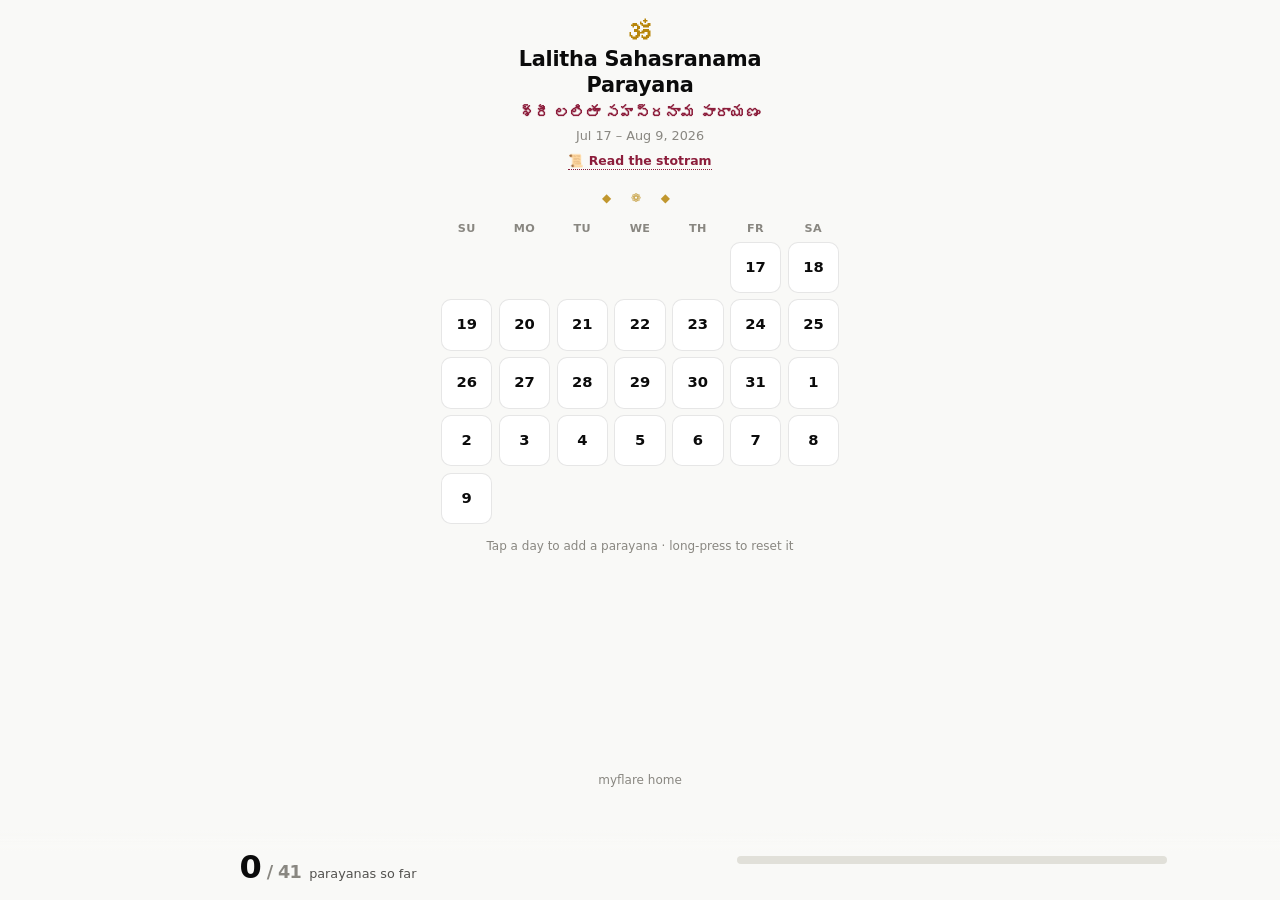
<file: parayana/index.html>
<!doctype html>
<html lang="en">
<head>
<meta charset="utf-8">
<meta name="viewport" content="width=device-width, initial-scale=1, maximum-scale=1, minimum-scale=1, user-scalable=no, viewport-fit=cover">
<meta name="apple-mobile-web-app-capable" content="yes">
<meta name="mobile-web-app-capable" content="yes">
<meta name="apple-mobile-web-app-status-bar-style" content="black-translucent">
<meta name="theme-color" content="#0d0d0d">
<title>Parayana Tracker</title>
<link rel="stylesheet" href="styles.css">
</head>
<body>
<div class="wrap">

  <header>
    <div class="om" aria-hidden="true">🕉</div>
    <h1>Lalitha Sahasranama<br>Parayana</h1>
    <p class="teluguline">శ్రీ లలితా సహస్రనామ పారాయణం</p>
    <p class="range" id="range"></p>
    <a class="stotram-link" href="https://vignanam.org/telugu/sree-lalita-sahasra-nama-stotram.html" target="_blank" rel="noopener">📜 Read the stotram</a>
  </header>

  <div class="divider" aria-hidden="true">◆ ❁ ◆</div>

  <div class="weekdays" id="weekdays"></div>
  <div class="calendar" id="calendar"><!-- rendered by app.js --></div>

  <p class="hint">Tap a day to add a parayana · long-press to reset it</p>

  <div class="spacer"></div>

  <footer>
    <a href="../index.html">myflare home</a>
  </footer>
</div>

<div class="totalbar" id="totalbar">
  <div class="totalrow">
    <div class="totalnum"><span id="totalCount">0</span><span class="goal"> / 41</span></div>
    <div class="totallabel" id="totalLabel">parayanas so far</div>
  </div>
  <div class="progress"><div class="progressfill" id="progressFill"></div></div>
</div>

<script src="app.js"></script>
</body>
</html>
</file>
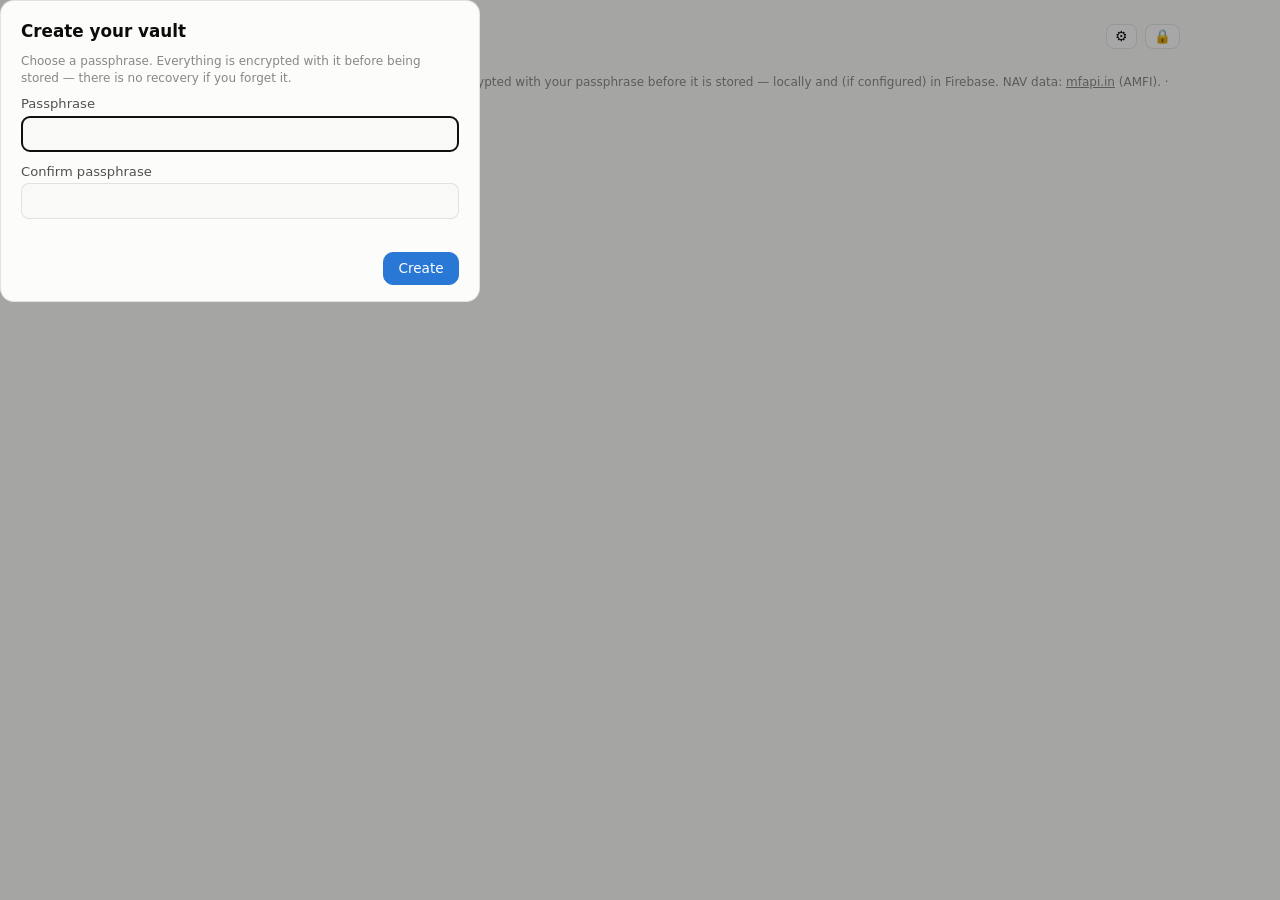
<file: portfolio-tracker/index.html>
<!doctype html>
<html lang="en">
<head>
<meta charset="utf-8">
<meta name="viewport" content="width=device-width, initial-scale=1, maximum-scale=1, minimum-scale=1, user-scalable=no, viewport-fit=cover">
<title>Portfolio Tracker</title>
<link rel="stylesheet" href="styles.css">
</head>
<body>
<div class="wrap">

  <div class="titlerow">
    <h1>Portfolio Tracker</h1>
    <span class="titleright">
      <span class="navdate" id="navDate"></span>
      <button class="tbtn" data-action="settings" title="Settings" aria-label="Settings">⚙</button>
      <button class="tbtn" data-action="lock" title="Lock" aria-label="Lock">🔒</button>
    </span>
  </div>

  <div id="app"><!-- rendered by app.js --></div>

  <footer>
    <span id="syncStatus"></span>
    Data is AES-GCM encrypted with your passphrase before it is stored — locally and (if configured) in Firebase.
    NAV data: <a href="https://www.mfapi.in/" target="_blank" rel="noopener">mfapi.in</a> (AMFI).
    · <a href="mockups/option-a-cards.html">UI mockups</a>
    · <a href="../index.html">myflare home</a>
  </footer>
</div>

<!-- unlock / create vault -->
<dialog id="dlgVault">
  <form method="dialog" class="modal" id="frmVault">
    <h2 id="vaultTitle">Unlock</h2>
    <p class="hint" id="vaultHint"></p>
    <label>Passphrase
      <input type="password" id="vaultPass" autocomplete="current-password" required minlength="6">
    </label>
    <label id="vaultPass2Row" hidden>Confirm passphrase
      <input type="password" id="vaultPass2" autocomplete="new-password" minlength="6">
    </label>
    <p class="err" id="vaultErr"></p>
    <div class="modalactions">
      <button class="btn primary" value="ok" id="vaultGo">Unlock</button>
    </div>
  </form>
</dialog>

<!-- add portfolio -->
<dialog id="dlgPortfolio">
  <form method="dialog" class="modal" id="frmPortfolio">
    <h2>Add portfolio</h2>
    <div class="modetabs">
      <button type="button" class="modetab active" data-action="set-pfmode" data-pfmode="form">Fill form</button>
      <button type="button" class="modetab" data-action="set-pfmode" data-pfmode="json">Paste JSON</button>
    </div>

    <div id="pfFormMode">
      <label>Owner (person)
        <input type="text" id="pfOwner" list="ownerList" placeholder="e.g. Manoj" maxlength="40">
        <datalist id="ownerList"></datalist>
      </label>
      <label>Portfolio name
        <input type="text" id="pfName" placeholder="e.g. Retirement" maxlength="60">
      </label>
      <fieldset>
        <legend>First fund <span class="hint">(optional — you can add funds any time)</span></legend>
        <div class="fundpicker" id="pfFundPicker"></div>
      </fieldset>
    </div>

    <div id="pfJsonMode" hidden>
      <p class="hint">Paste one portfolio object, or an array of them. This <b>adds</b> to your existing
        data — it never replaces it. Funds without a <code>code</code> (mfapi.in scheme code) are linked
        to live NAV automatically by ISIN where possible; the rest can be linked later by tapping the fund.</p>
      <textarea id="pfJson" rows="10" spellcheck="false"
        placeholder='[{"owner":"Manoj","name":"External","funds":[{"isin":"INF209KC1183","name":"...","units":39394.089,"buyNav":10.1538,"buyDate":null}]}]'></textarea>
    </div>

    <p class="err" id="pfErr"></p>
    <div class="modalactions">
      <button type="button" class="btn" data-close>Cancel</button>
      <button class="btn primary" value="ok">Create portfolio</button>
    </div>
  </form>
</dialog>

<!-- add fund to existing portfolio -->
<dialog id="dlgFund">
  <form method="dialog" class="modal" id="frmFund">
    <h2 id="fundTitle" tabindex="-1">Add fund</h2>
    <div class="fundpicker" id="fundPicker"></div>
    <p class="err" id="fundErr"></p>
    <div class="modalactions">
      <button type="button" class="btn remove" id="btnRemoveFund" hidden>Remove</button>
      <button type="button" class="btn" data-close>Cancel</button>
      <button class="btn primary" value="ok">Add fund</button>
    </div>
  </form>
</dialog>

<!-- settings -->
<dialog id="dlgSettings">
  <form method="dialog" class="modal" id="frmSettings">
    <h2>Settings</h2>
    <fieldset>
      <legend>Firebase sync <span class="hint">(optional)</span></legend>
      <p class="hint">Paste your Firebase web-app config (JSON). Requires a Firebase project with
      <b>Anonymous auth</b> enabled and a Firestore database. Only the encrypted blob is uploaded.</p>
      <textarea id="fbConfig" rows="5" placeholder='{"apiKey":"...","authDomain":"...","projectId":"..."}'></textarea>
      <p class="hint" id="fbStatus"></p>
    </fieldset>
    <fieldset>
      <legend>Backup</legend>
      <div class="modalactions" style="justify-content:flex-start">
        <button type="button" class="btn" id="btnExport">Export JSON</button>
        <button type="button" class="btn" id="btnImport">Import JSON</button>
        <input type="file" id="fileImport" accept="application/json" hidden>
      </div>
    </fieldset>
    <p class="err" id="settingsErr"></p>
    <div class="modalactions">
      <button type="button" class="btn" data-close>Close</button>
      <button class="btn primary" value="ok">Save</button>
    </div>
  </form>
</dialog>

<script src="app.js"></script>
</body>
</html>
</file>
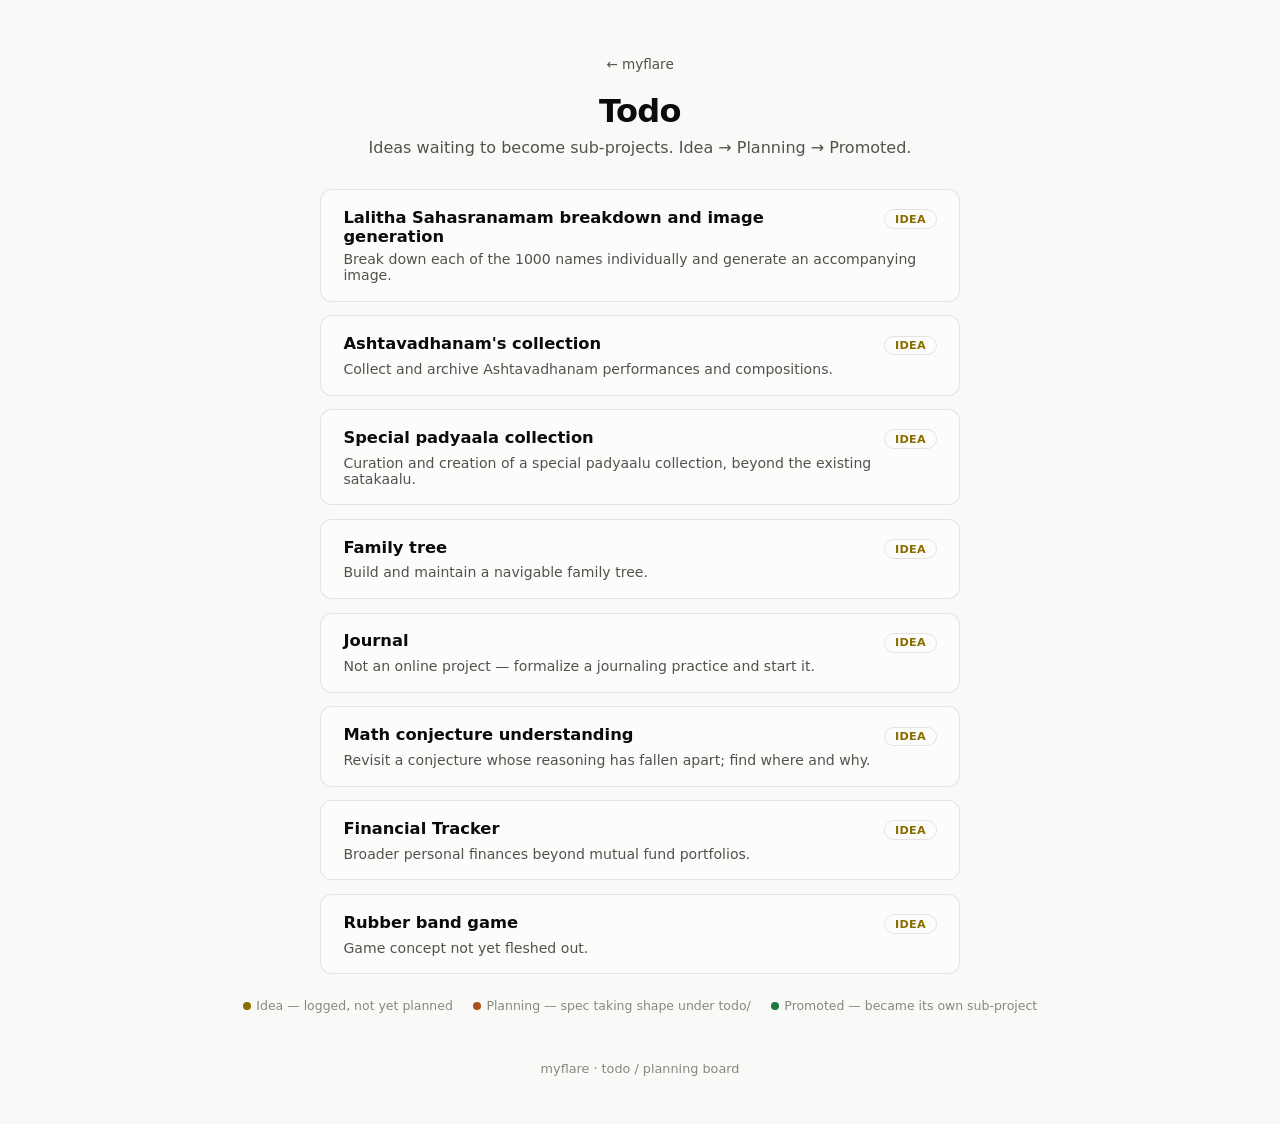
<file: todo/index.html>
<!doctype html>
<html lang="en">
<head>
<meta charset="utf-8">
<meta name="viewport" content="width=device-width, initial-scale=1">
<title>myflare — todo</title>
<style>
  :root {
    color-scheme: light dark;
    --page: #f9f9f7;
    --surface: #fcfcfb;
    --ink: #0b0b0b;
    --ink-2: #52514e;
    --muted: #898781;
    --border: rgba(11,11,11,0.10);
    --accent: #2a78d6;
    --idea: #8a6d00;
    --planning: #a8501a;
    --promoted: #1c7a3d;
  }
  @media (prefers-color-scheme: dark) {
    :root {
      --page: #0d0d0d;
      --surface: #1a1a19;
      --ink: #ffffff;
      --ink-2: #c3c2b7;
      --muted: #898781;
      --border: rgba(255,255,255,0.10);
      --accent: #3987e5;
      --idea: #e0b400;
      --planning: #e5793a;
      --promoted: #3fb96c;
    }
  }
  * { box-sizing: border-box; margin: 0; }
  body {
    font-family: system-ui, -apple-system, "Segoe UI", sans-serif;
    background: var(--page);
    color: var(--ink);
    min-height: 100vh;
    display: flex;
    flex-direction: column;
    align-items: center;
    padding: 6vh 1.5rem 3rem;
  }
  header { text-align: center; margin-bottom: 2rem; max-width: 560px; }
  a.back {
    display: inline-block;
    margin-bottom: 1.25rem;
    font-size: 0.85rem;
    color: var(--ink-2);
    text-decoration: none;
  }
  a.back:hover { color: var(--accent); }
  h1 { font-size: 2rem; font-weight: 700; letter-spacing: -0.02em; }
  header p { color: var(--ink-2); margin-top: 0.5rem; }
  main { width: 100%; max-width: 640px; display: grid; gap: 0.85rem; }
  .item {
    display: block;
    background: var(--surface);
    border: 1px solid var(--border);
    border-radius: 12px;
    padding: 1.1rem 1.4rem;
    text-decoration: none;
    color: inherit;
    transition: border-color 0.15s ease, transform 0.15s ease;
  }
  .item:hover { border-color: var(--accent); transform: translateY(-1px); }
  .item-top { display: flex; align-items: baseline; justify-content: space-between; gap: 1rem; }
  .item h2 { font-size: 1.02rem; font-weight: 600; }
  .item p { color: var(--ink-2); font-size: 0.88rem; margin-top: 0.35rem; }
  .status {
    display: inline-block;
    flex-shrink: 0;
    font-size: 0.7rem;
    font-weight: 600;
    text-transform: uppercase;
    letter-spacing: 0.03em;
    border: 1px solid var(--border);
    border-radius: 999px;
    padding: 0.15rem 0.6rem;
    white-space: nowrap;
  }
  .status.idea { color: var(--idea); }
  .status.planning { color: var(--planning); }
  .status.promoted { color: var(--promoted); }
  .legend {
    display: flex;
    gap: 1.25rem;
    flex-wrap: wrap;
    justify-content: center;
    margin-top: 1.5rem;
    font-size: 0.78rem;
    color: var(--muted);
  }
  .legend span.dot { display: inline-block; width: 0.5rem; height: 0.5rem; border-radius: 50%; margin-right: 0.35rem; }
  .dot.idea { background: var(--idea); }
  .dot.planning { background: var(--planning); }
  .dot.promoted { background: var(--promoted); }
  footer { margin-top: auto; padding-top: 3rem; color: var(--muted); font-size: 0.8rem; }
</style>
</head>
<body>
  <header>
    <a class="back" href="../index.html">&larr; myflare</a>
    <h1>Todo</h1>
    <p>Ideas waiting to become sub-projects. Idea → Planning → Promoted.</p>
  </header>
  <main>
    <a class="item" href="notes/lalitha-sahasranamam.md">
      <div class="item-top">
        <h2>Lalitha Sahasranamam breakdown and image generation</h2>
        <span class="status idea">Idea</span>
      </div>
      <p>Break down each of the 1000 names individually and generate an accompanying image.</p>
    </a>
    <a class="item" href="notes/ashtavadhanam-collection.md">
      <div class="item-top">
        <h2>Ashtavadhanam's collection</h2>
        <span class="status idea">Idea</span>
      </div>
      <p>Collect and archive Ashtavadhanam performances and compositions.</p>
    </a>
    <a class="item" href="notes/padyaalu-special-collection.md">
      <div class="item-top">
        <h2>Special padyaala collection</h2>
        <span class="status idea">Idea</span>
      </div>
      <p>Curation and creation of a special padyaalu collection, beyond the existing satakaalu.</p>
    </a>
    <a class="item" href="notes/family-tree.md">
      <div class="item-top">
        <h2>Family tree</h2>
        <span class="status idea">Idea</span>
      </div>
      <p>Build and maintain a navigable family tree.</p>
    </a>
    <a class="item" href="notes/journal.md">
      <div class="item-top">
        <h2>Journal</h2>
        <span class="status idea">Idea</span>
      </div>
      <p>Not an online project — formalize a journaling practice and start it.</p>
    </a>
    <a class="item" href="notes/math-conjecture.md">
      <div class="item-top">
        <h2>Math conjecture understanding</h2>
        <span class="status idea">Idea</span>
      </div>
      <p>Revisit a conjecture whose reasoning has fallen apart; find where and why.</p>
    </a>
    <a class="item" href="notes/financial-tracker.md">
      <div class="item-top">
        <h2>Financial Tracker</h2>
        <span class="status idea">Idea</span>
      </div>
      <p>Broader personal finances beyond mutual fund portfolios.</p>
    </a>
    <a class="item" href="notes/rubber-band-game.md">
      <div class="item-top">
        <h2>Rubber band game</h2>
        <span class="status idea">Idea</span>
      </div>
      <p>Game concept not yet fleshed out.</p>
    </a>
  </main>
  <div class="legend">
    <span><span class="dot idea"></span>Idea — logged, not yet planned</span>
    <span><span class="dot planning"></span>Planning — spec taking shape under todo/</span>
    <span><span class="dot promoted"></span>Promoted — became its own sub-project</span>
  </div>
  <footer>myflare · todo / planning board</footer>
</body>
</html>
</file>
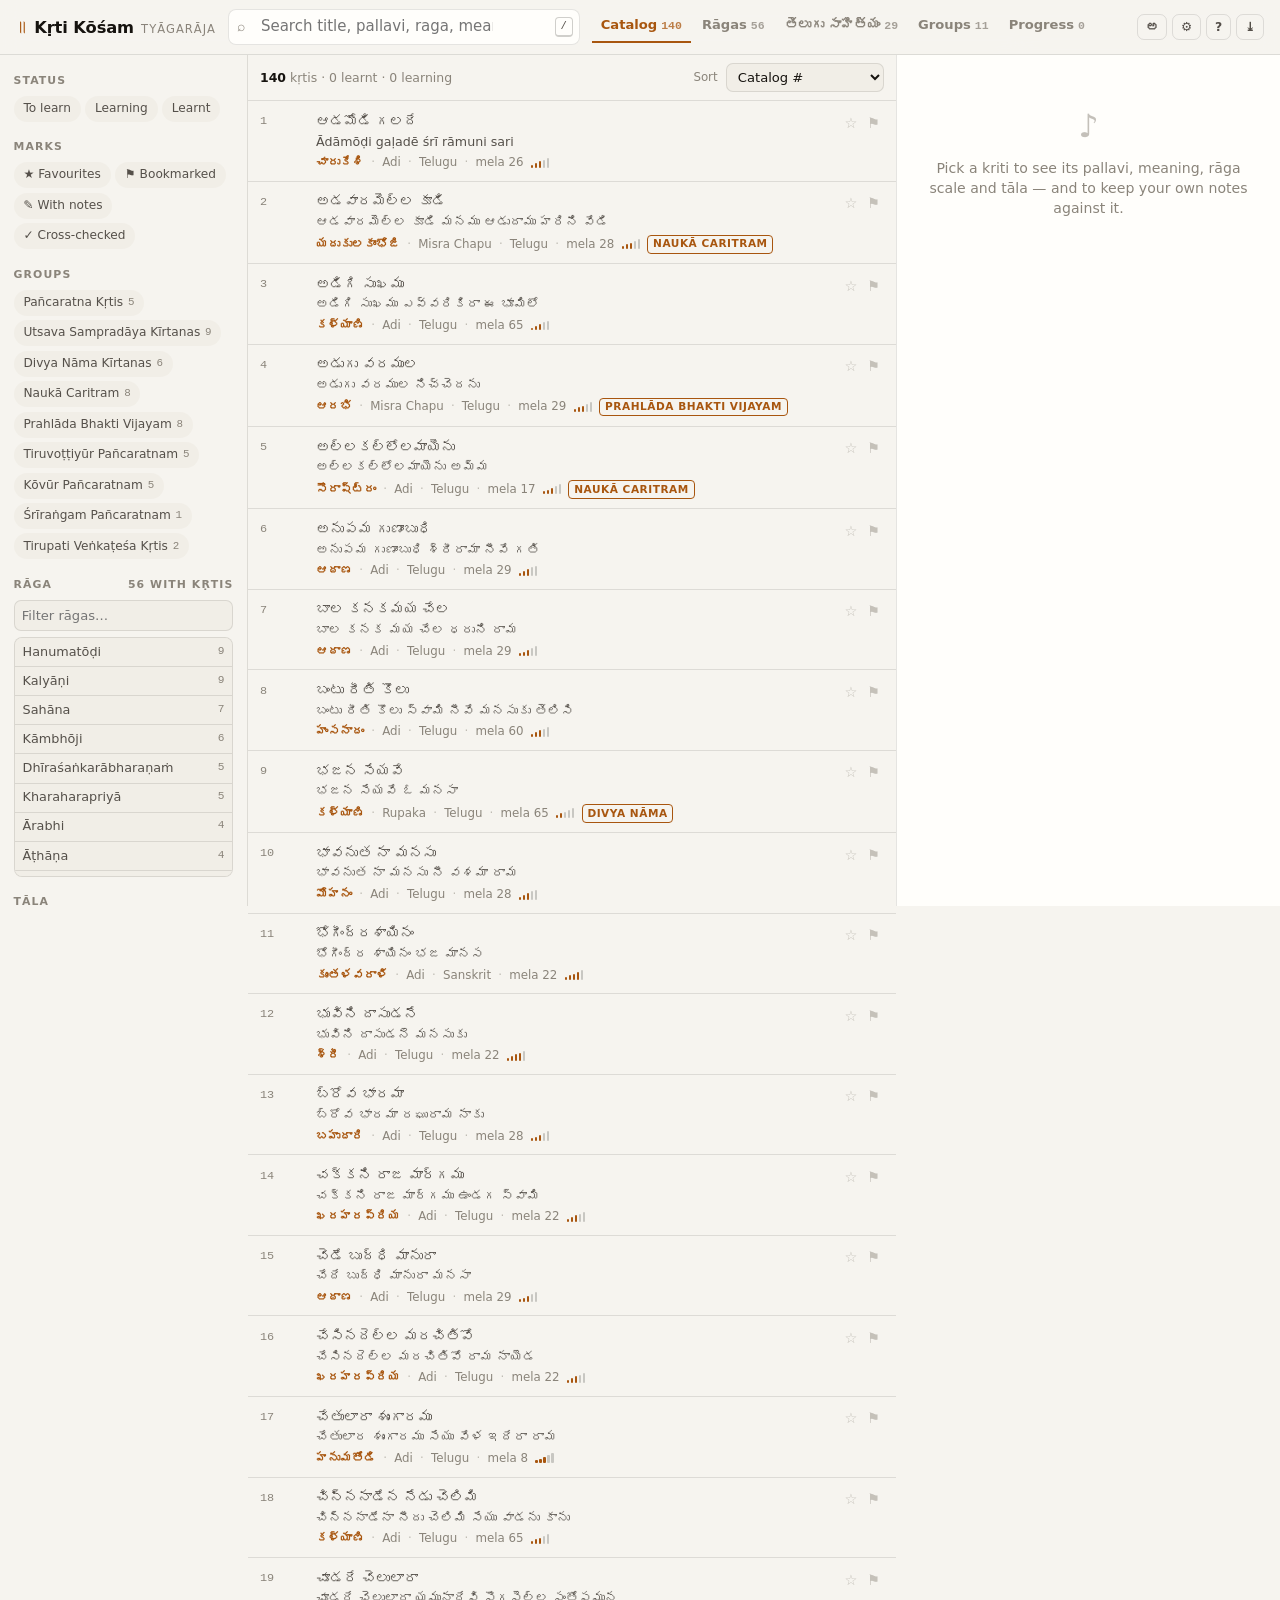
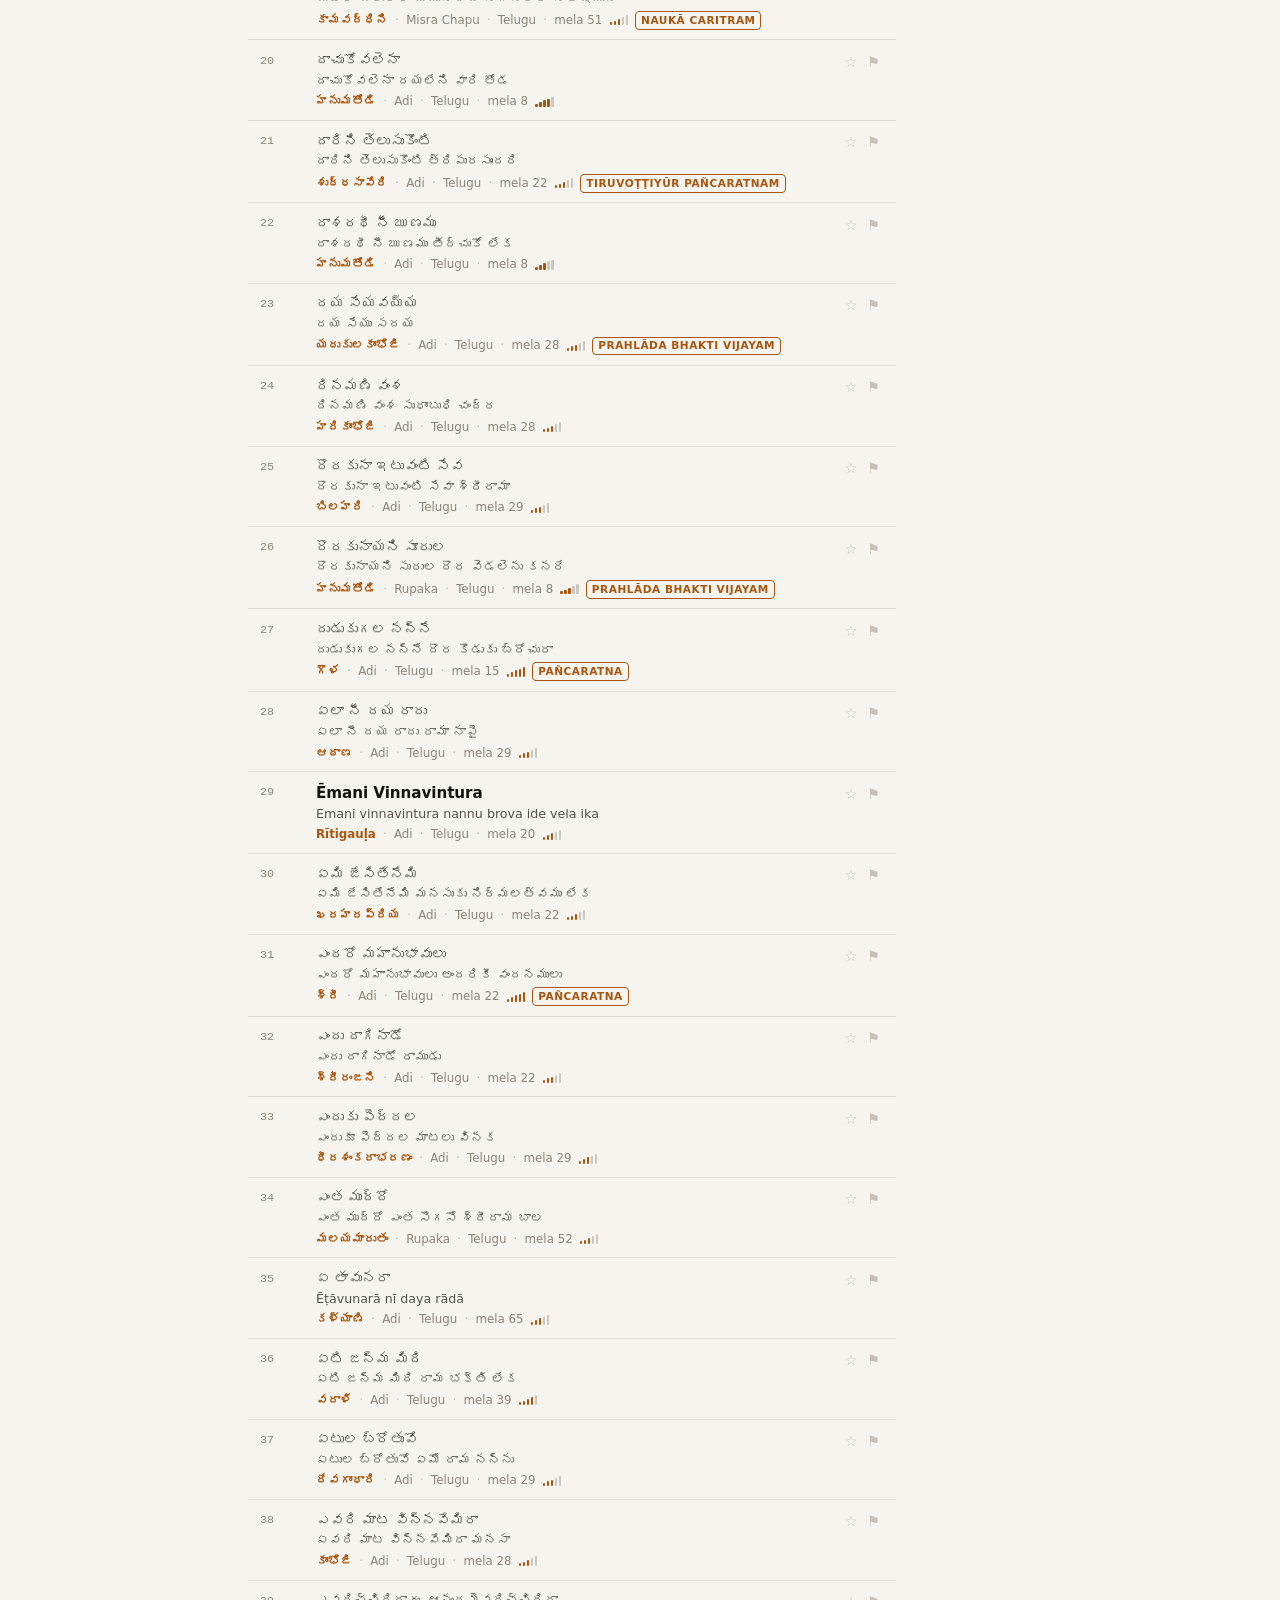
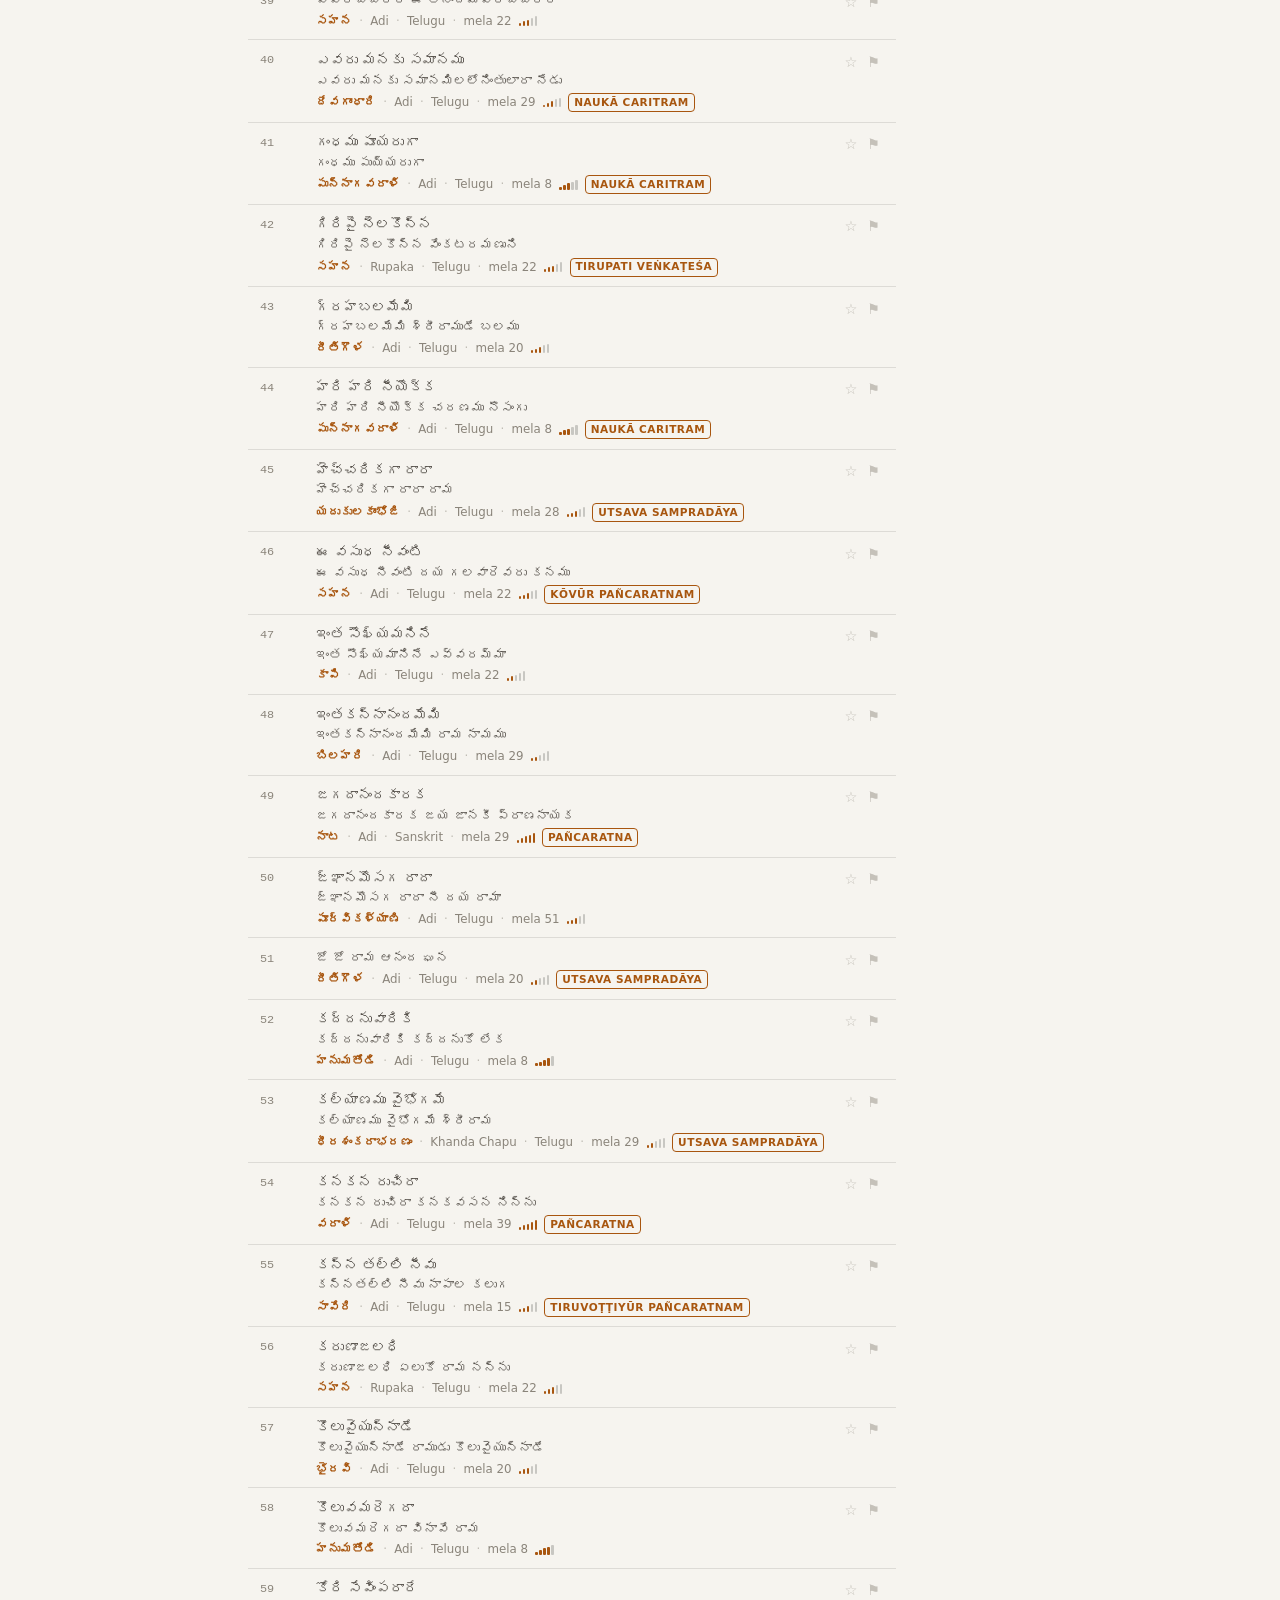
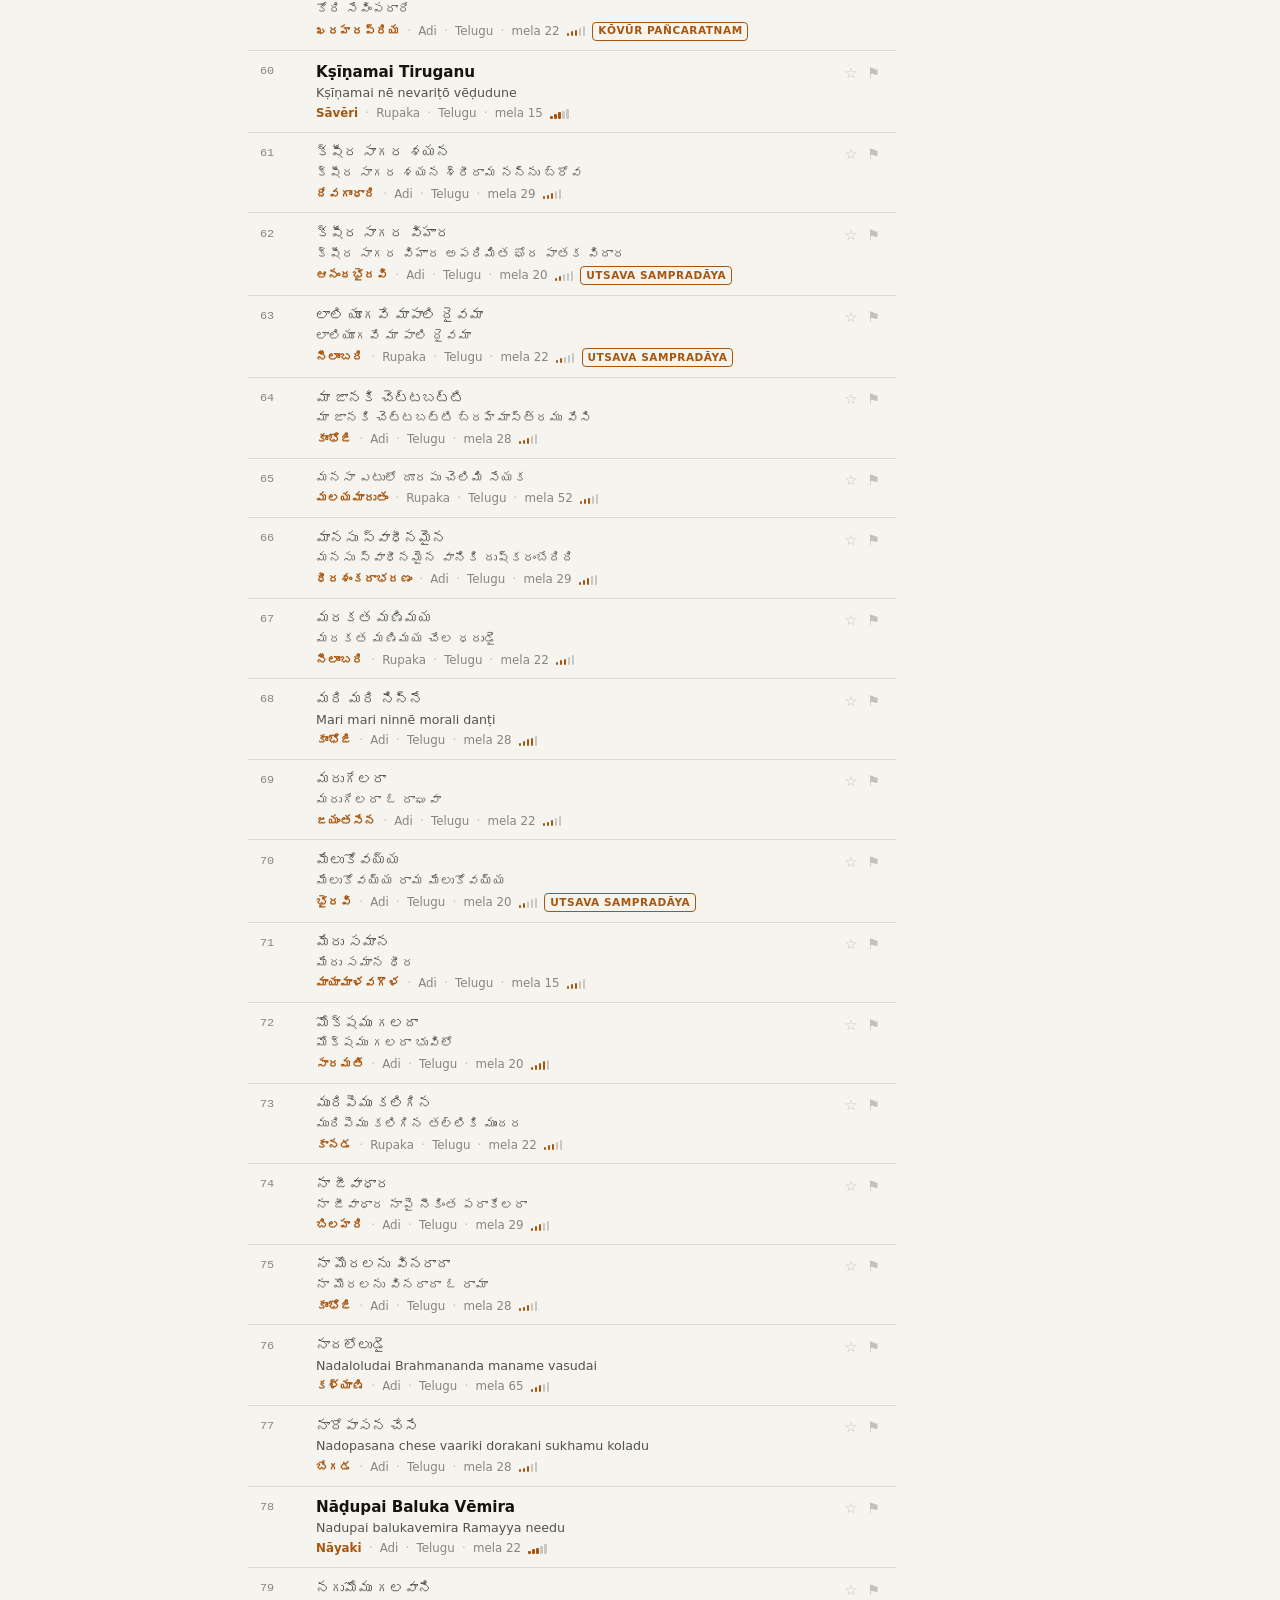
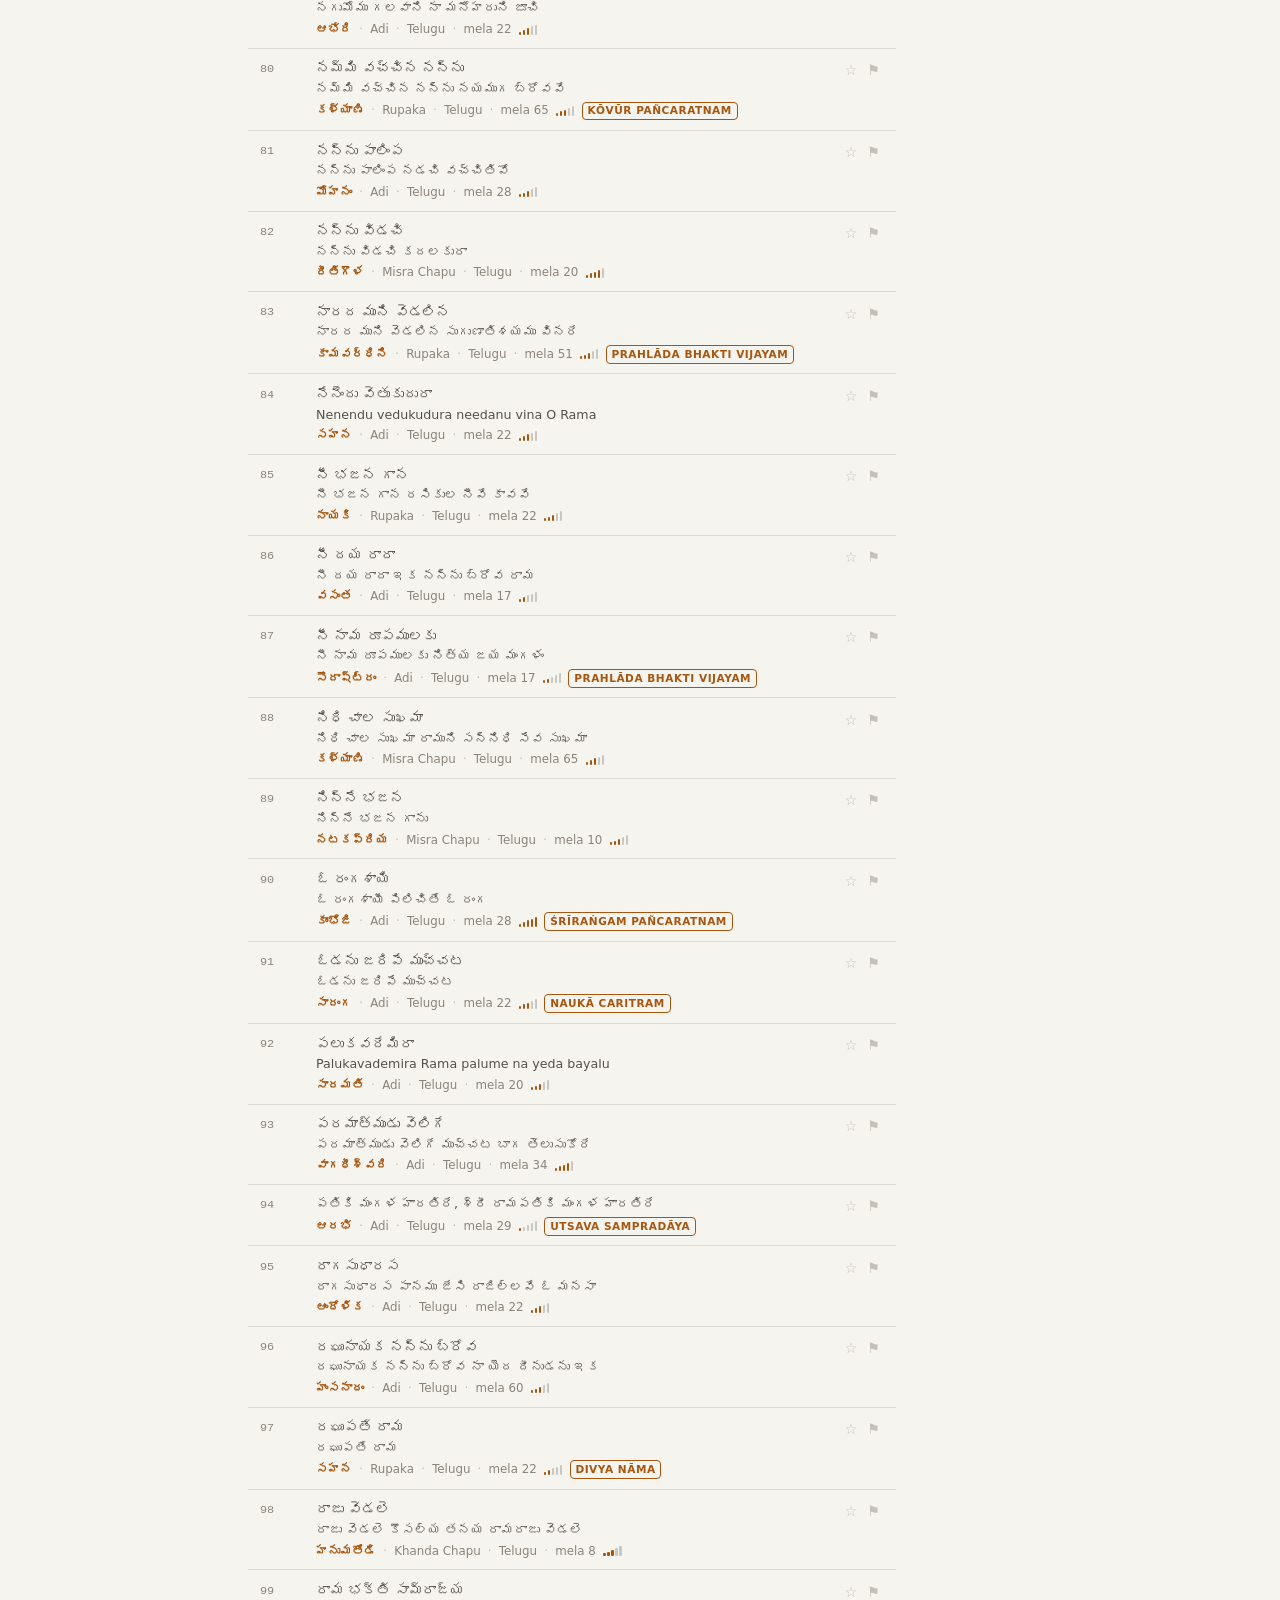
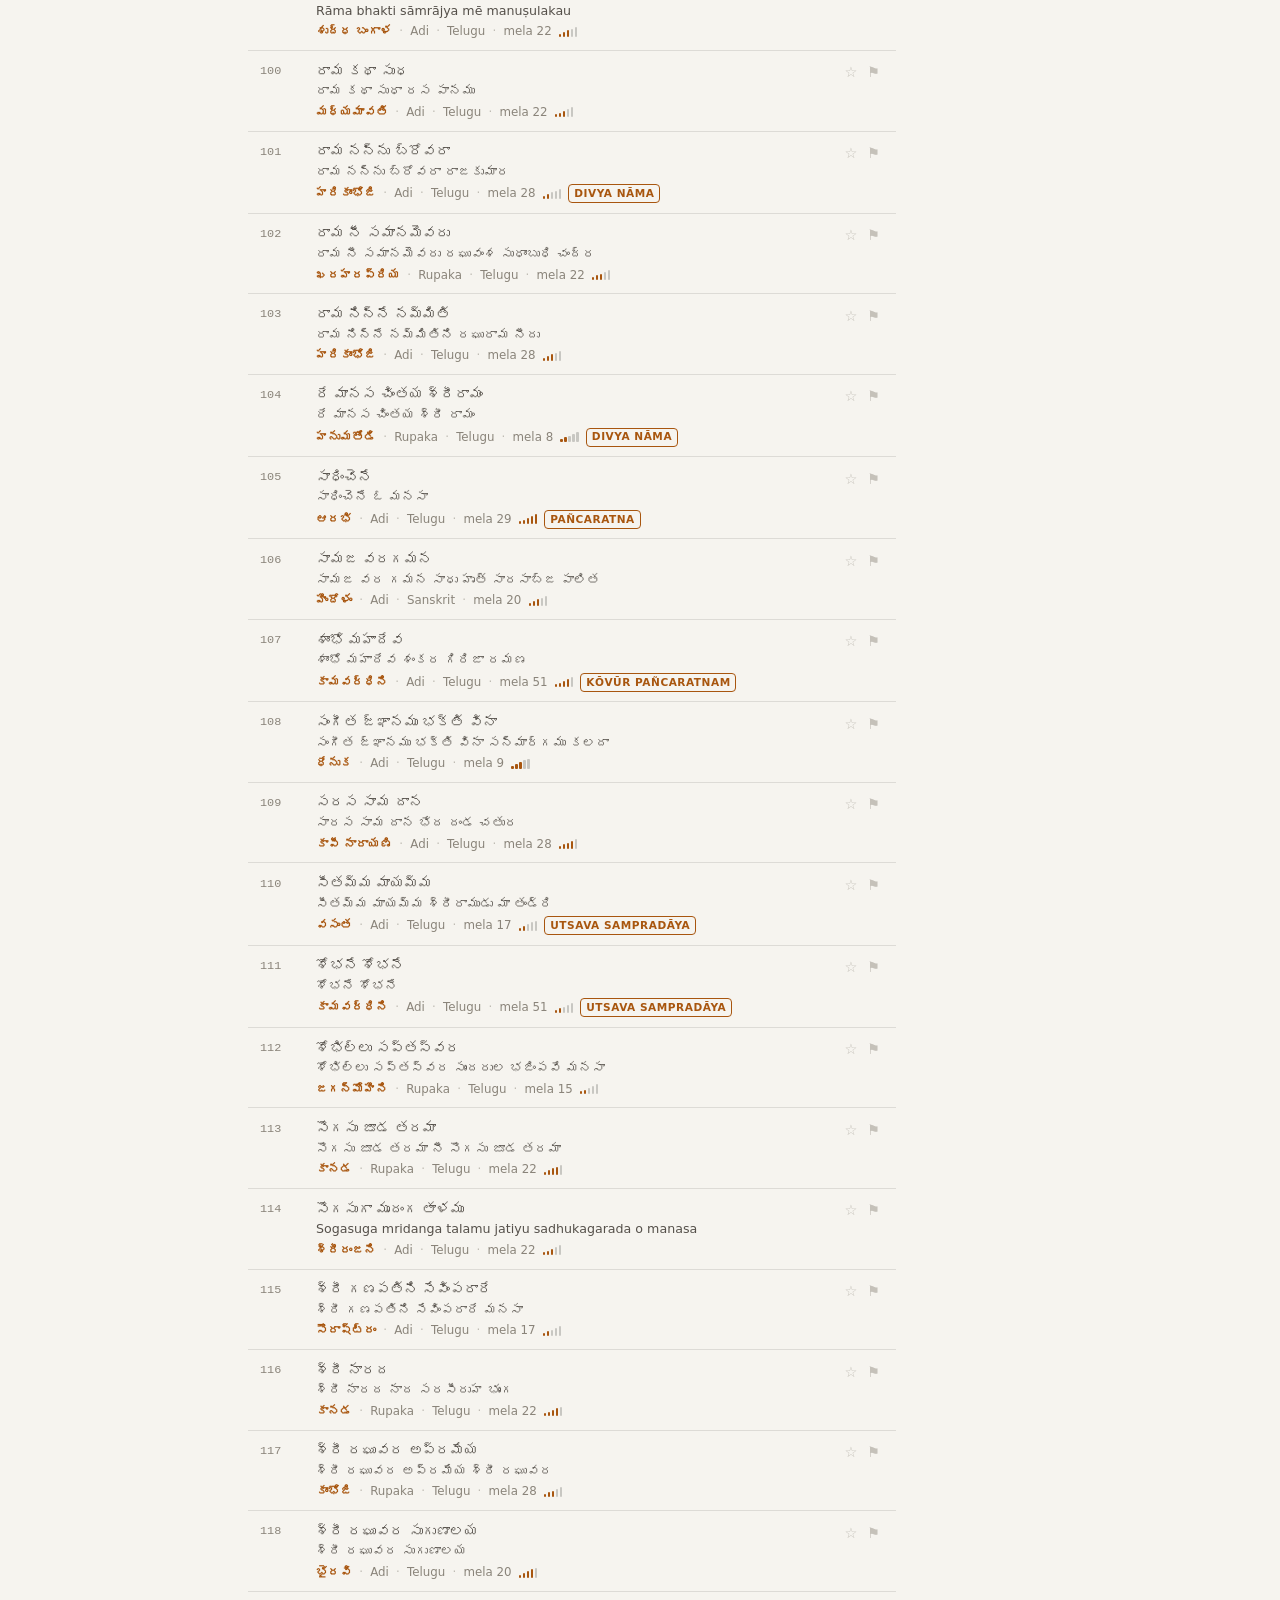
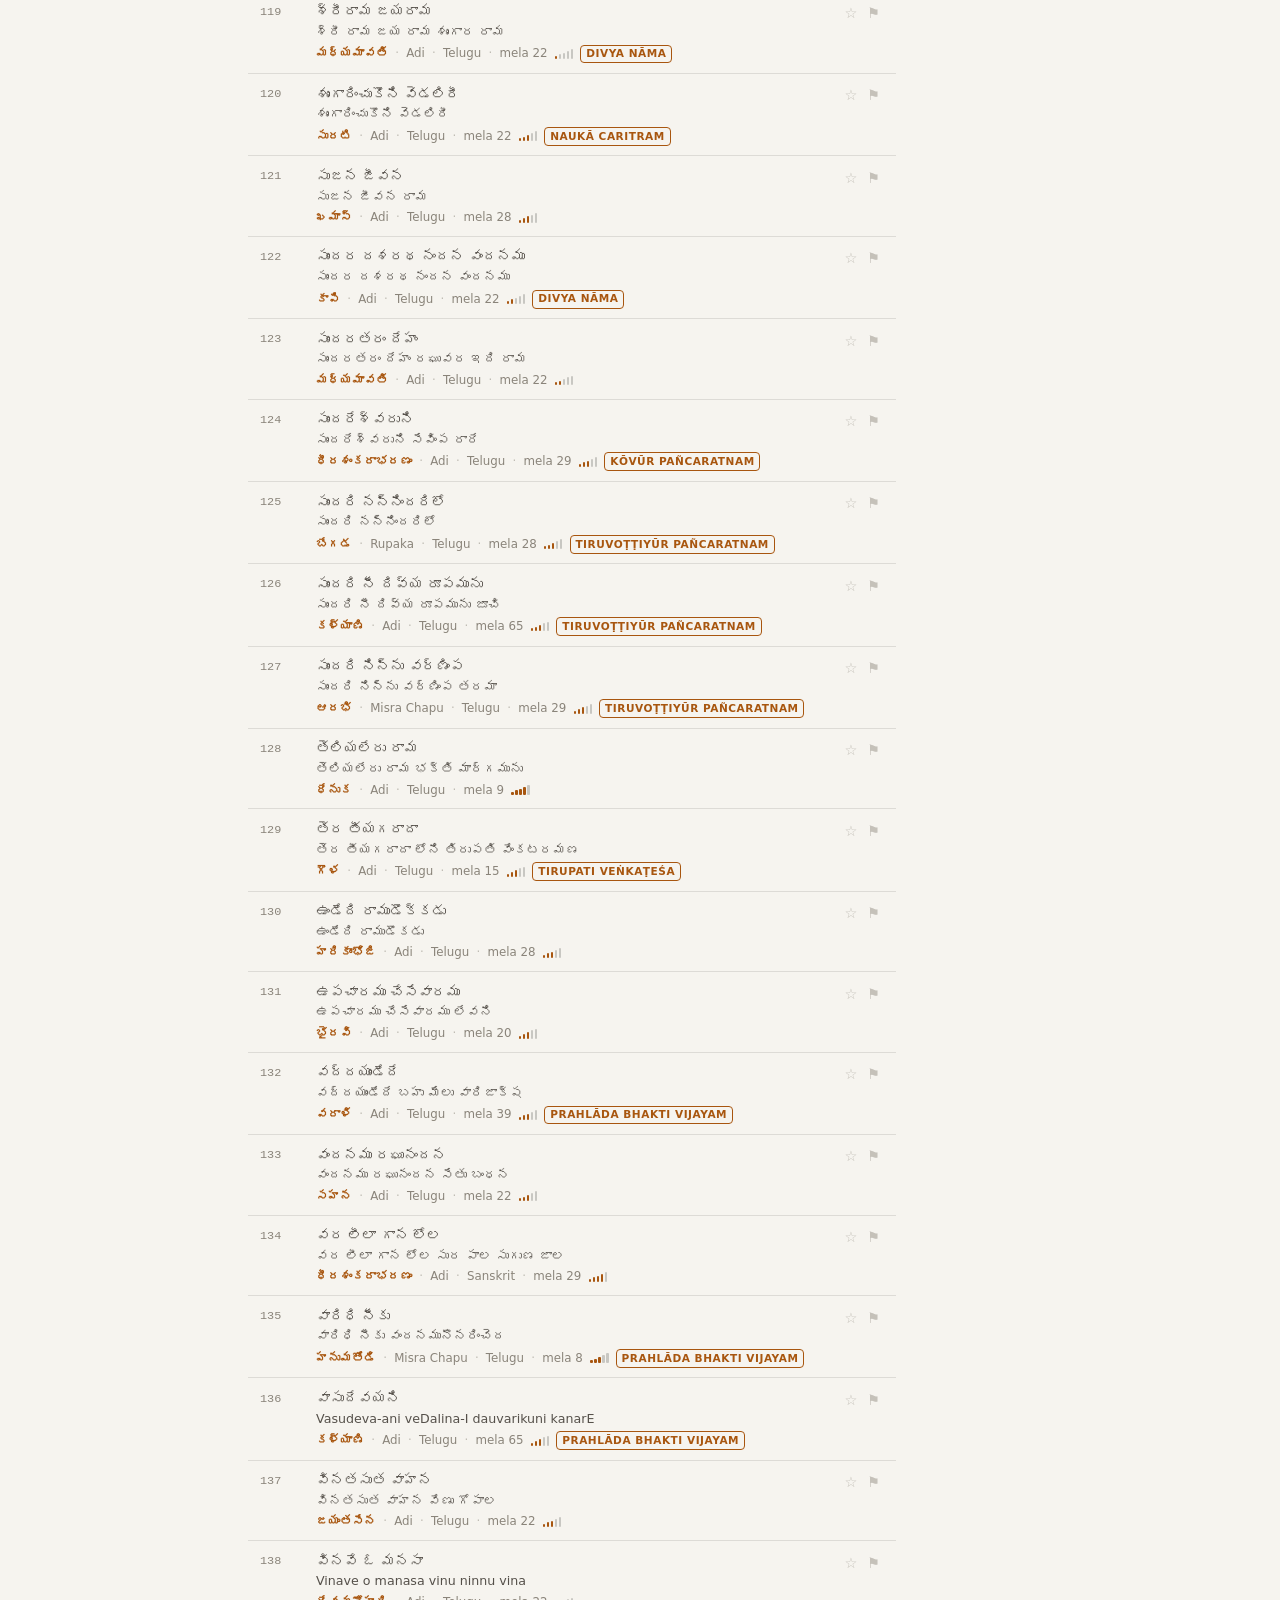
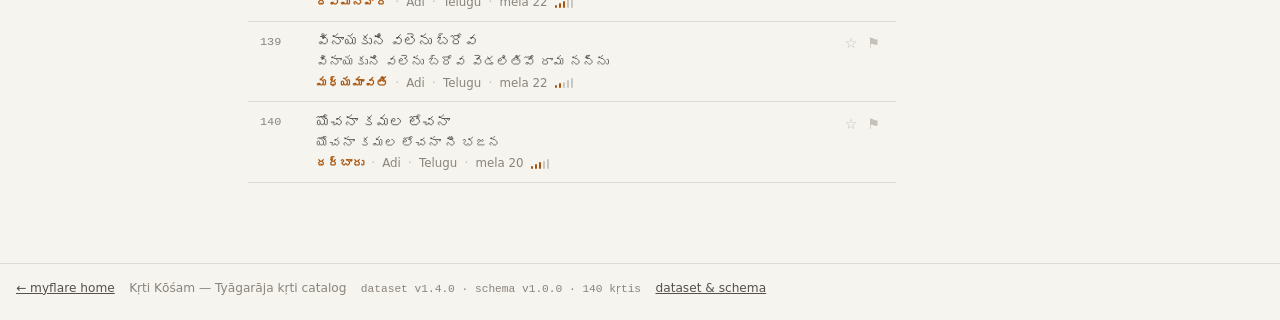
<file: tyagaraja/index.html>
<!doctype html>
<html lang="en">
<head>
<meta charset="utf-8">
<meta name="viewport" content="width=device-width, initial-scale=1">
<title>Kṛti Kōśam — the Tyāgarāja catalog</title>
<meta name="description" content="A structured, versioned catalog of Saint Tyagaraja's kritis — raga, tala, language and pallavi for every entry, with a raga reference, tala reference and personal practice tracking.">
<meta name="color-scheme" content="light dark">
<meta name="theme-color" content="#a8560f">
<meta name="mobile-web-app-capable" content="yes">
<meta name="apple-mobile-web-app-capable" content="yes">
<meta name="apple-mobile-web-app-status-bar-style" content="black-translucent">
<meta name="apple-mobile-web-app-title" content="Kṛti Kōśam">
<link rel="manifest" href="manifest.webmanifest">
<link rel="icon" href="icons/icon-192.png" sizes="192x192" type="image/png">
<link rel="apple-touch-icon" href="icons/icon-192.png">
<link rel="stylesheet" href="styles.css">
</head>
<body>

<header class="topbar">
  <div class="brand">
    <button class="iconbtn" id="railBtn" aria-label="Filters" aria-expanded="false">☰</button>
    <span class="glyph" aria-hidden="true">॥</span>
    <h1>Kṛti Kōśam</h1>
    <span class="sub">Tyāgarāja</span>
  </div>

  <div class="searchbox">
    <span class="icon" aria-hidden="true">⌕</span>
    <label class="hidden" for="q">Search kritis</label>
    <input id="q" type="search" autocomplete="off" spellcheck="false"
           placeholder="Search title, pallavi, raga, meaning…">
    <span class="hint"><kbd>/</kbd></span>
  </div>

  <nav class="views" role="tablist" aria-label="Views">
    <button role="tab" id="tab-catalog" aria-selected="true" data-view="catalog">Catalog<span class="n" id="n-catalog"></span></button>
    <button role="tab" id="tab-ragas" aria-selected="false" data-view="ragas">Rāgas<span class="n" id="n-ragas"></span></button>
    <button role="tab" id="tab-lyrics" aria-selected="false" data-view="lyrics">తెలుగు సాహిత్యం<span class="n" id="n-lyrics"></span></button>
    <button role="tab" id="tab-groups" aria-selected="false" data-view="groups">Groups<span class="n" id="n-groups"></span></button>
    <button role="tab" id="tab-progress" aria-selected="false" data-view="progress">Progress<span class="n" id="n-progress"></span></button>
  </nav>

  <div class="topbar-actions">
    <button class="iconbtn" id="scriptBtn" title="Script: transliteration / Telugu / both">అ&nbsp;A</button>
    <button class="iconbtn" id="settingsBtn" title="Settings">⚙</button>
    <button class="iconbtn" id="helpBtn" title="Keyboard shortcuts &amp; about">?</button>
    <button class="iconbtn" id="dataBtn" title="Backup or restore your study data">⤓</button>
  </div>
</header>

<div class="scrim" id="scrim"></div>

<div class="shell">

  <aside class="rail" id="rail" aria-label="Filters">
    <div class="rail-head">
      <strong>Filters</strong>
      <button class="iconbtn" id="railClose">Done</button>
    </div>

    <h2>Status</h2>
    <div class="chips" id="f-status"></div>

    <h2>Marks</h2>
    <div class="chips" id="f-marks"></div>

    <h2>Groups</h2>
    <div class="chips" id="f-groups"></div>

    <h2>Rāga <span id="ragaCount"></span></h2>
    <div class="raga-filter">
      <input type="search" id="ragaSearch" placeholder="Filter rāgas…" autocomplete="off" aria-label="Filter raga list">
      <div class="raga-list" id="f-ragas"></div>
    </div>

    <h2>Tāla</h2>
    <div class="chips" id="f-talas"></div>

    <h2>Language</h2>
    <div class="chips" id="f-langs"></div>

    <h2>Deity</h2>
    <div class="chips" id="f-deities"></div>

    <h2>Difficulty</h2>
    <div class="slider-row">
      <input type="range" id="f-difficulty" min="1" max="5" value="5" aria-label="Maximum difficulty">
      <span id="difficultyLabel">up to 5</span>
    </div>

    <h2>Popularity</h2>
    <div class="slider-row">
      <input type="range" id="f-popularity" min="1" max="5" value="1" aria-label="Minimum popularity">
      <span id="popularityLabel">1 and up</span>
    </div>

    <button class="iconbtn rail-reset" id="resetBtn">Clear all filters</button>
  </aside>

  <main class="content">
    <div class="listhead">
      <span class="count" id="count">loading…</span>
      <div class="activefilters" id="activeFilters"></div>
      <span class="spacer"></span>
      <label for="sort">Sort</label>
      <select id="sort" style="width:auto">
        <option value="catalog">Catalog #</option>
        <option value="title">Title A–Z</option>
        <option value="raga">Rāga</option>
        <option value="tala">Tāla</option>
        <option value="difficulty">Easiest first</option>
        <option value="difficulty-desc">Hardest first</option>
        <option value="popularity">Most performed</option>
        <option value="status">Status</option>
        <option value="practised">Recently practised</option>
      </select>
    </div>

    <section class="view" id="view-catalog" role="tabpanel" aria-labelledby="tab-catalog">
      <ol class="kritis" id="list"></ol>
    </section>

    <section class="view hidden" id="view-ragas" role="tabpanel" aria-labelledby="tab-ragas"></section>
    <section class="view hidden" id="view-lyrics" role="tabpanel" aria-labelledby="tab-lyrics"></section>
    <section class="view hidden" id="view-groups" role="tabpanel" aria-labelledby="tab-groups"></section>
    <section class="view hidden" id="view-progress" role="tabpanel" aria-labelledby="tab-progress"></section>
  </main>

  <aside class="detail" id="detail" aria-label="Kriti detail">
    <div class="placeholder" id="detailPlaceholder">
      <span class="big" aria-hidden="true">♪</span>
      Pick a kriti to see its pallavi, meaning, rāga scale and tāla —
      and to keep your own notes against it.
    </div>
    <div id="detailContent" class="hidden"></div>
  </aside>

</div>

<footer>
  <a href="../index.html">← myflare home</a>
  <span>Kṛti Kōśam — Tyāgarāja kṛti catalog</span>
  <span class="ver" id="version"></span>
  <a href="README.md">dataset &amp; schema</a>
</footer>

<dialog id="helpDlg">
  <div class="dlg-head"><h2>Shortcuts &amp; about</h2><button class="iconbtn" data-close>Esc</button></div>
  <div class="dlg-body">
    <div class="shortcuts">
      <kbd>/</kbd><span>focus search</span>
      <kbd>j</kbd><span>next kriti</span>
      <kbd>k</kbd><span>previous kriti</span>
      <kbd>f</kbd><span>toggle favourite</span>
      <kbd>b</kbd><span>toggle bookmark</span>
      <kbd>1</kbd><span>mark <em>to learn</em></span>
      <kbd>2</kbd><span>mark <em>learning</em></span>
      <kbd>3</kbd><span>mark <em>learnt</em></span>
      <kbd>p</kbd><span>log a practice session</span>
      <kbd>x</kbd><span>clear all filters</span>
      <kbd>?</kbd><span>this dialog</span>
      <kbd>Esc</kbd><span>close panel / dialog</span>
    </div>
    <h3>What this is</h3>
    <p>A versioned dataset of kṛtis by Saint Tyāgarāja (1767–1847) — rāga, tāla, language,
      pallavi and a short gloss for each — wrapped in a study app. Rāga scales are
      cross-checked against melakarta arithmetic in CI, so a wrong ārōhaṇa cannot land in
      the data. Everything you mark, note or practise stays in this browser's
      <code>localStorage</code>; nothing is uploaded.</p>
    <h3>Read the fine print</h3>
    <p>Rāga and tāla attributions follow commonly cited editions and differ between
      paṭhāntarams — treat a row as a starting point for your guru's version, not as the
      last word. Coverage is a working subset of the ~700 attributed kṛtis; see
      <a href="README.md">README.md</a> for provenance and how to add entries.</p>
  </div>
</dialog>

<dialog id="settingsDlg">
  <div class="dlg-head"><h2>Settings</h2><button class="iconbtn" data-close>Esc</button></div>
  <div class="dlg-body">
    <h3>Script</h3>
    <p>What to show for kṛti titles, sāhityam, rāga names and swaras.</p>
    <div class="chips" id="setScript">
      <button class="chip" data-script="telugu">తెలుగు only</button>
      <button class="chip" data-script="both">Telugu + transliteration</button>
      <button class="chip" data-script="latin">Transliteration only</button>
    </div>

    <h3>Rows</h3>
    <div class="chips" id="setDensity">
      <button class="chip" data-density="comfortable">Comfortable</button>
      <button class="chip" data-density="compact">Compact</button>
    </div>

    <h3>Install</h3>
    <p id="installLine">This app can be installed to your home screen and works offline
      once opened. On iOS use Share → Add to Home Screen.</p>
    <div class="dlg-actions"><button class="iconbtn hidden" id="installBtn">Install app</button></div>
  </div>
</dialog>

<dialog id="dataDlg">
  <div class="dlg-head"><h2>Your study data</h2><button class="iconbtn" data-close>Esc</button></div>
  <div class="dlg-body">
    <p id="dataSummary"></p>
    <p>Favourites, bookmarks, statuses, practice tallies and notes live only in this
      browser, keyed by kṛti slug. Export a copy before switching devices or clearing
      site data.</p>
    <div class="dlg-actions">
      <button class="iconbtn" id="exportBtn">Export JSON</button>
      <button class="iconbtn" id="importBtn">Import JSON…</button>
      <button class="iconbtn" id="wipeBtn">Erase everything</button>
    </div>
    <input type="file" id="importFile" accept="application/json,.json" class="hidden">
    <p id="dataMsg" class="notes"></p>
  </div>
</dialog>

<script src="app.js"></script>
</body>
</html>
</file>
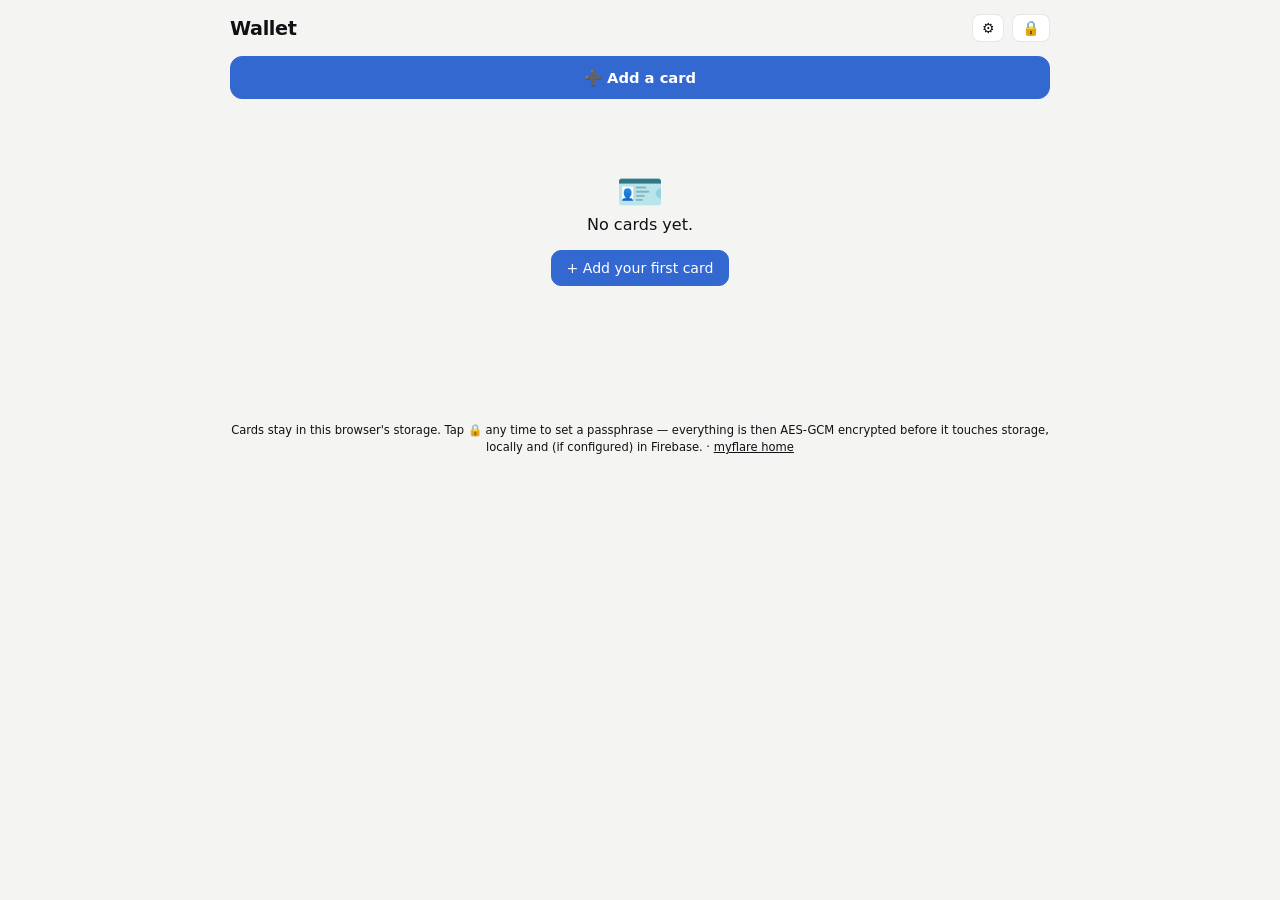
<file: wallet/index.html>
<!doctype html>
<html lang="en">
<head>
<meta charset="utf-8">
<meta name="viewport" content="width=device-width, initial-scale=1, maximum-scale=1, minimum-scale=1, user-scalable=no, viewport-fit=cover">
<title>Wallet</title>
<meta name="color-scheme" content="dark light">
<link rel="stylesheet" href="styles.css">
</head>
<body>
<div class="privacyveil" id="privacyVeil"></div>

<datalist id="personList"></datalist>
<datalist id="tagList"></datalist>

<div class="wrap">

  <div class="titlerow">
    <h1>Wallet</h1>
    <span class="titleright">
      <span class="synctick" id="syncStatus"></span>
      <button class="tbtn" data-action="settings" title="Settings" aria-label="Settings">⚙</button>
      <button class="tbtn" data-action="lock" title="Lock" aria-label="Lock">🔒</button>
    </span>
  </div>

  <button type="button" class="addcardbtn" data-action="add-card">➕ Add a card</button>

  <div class="personrow" id="personFilterRow"><!-- built by app.js from cards' person names --></div>

  <div id="tables">
    <div class="empty" id="tablesEmpty" hidden></div>
    <div class="matrixsection" id="idMatrixSection"></div>
    <div class="matrixsection" id="bankMatrixSection"></div>
  </div>

  <footer id="footerNote">
    Cards stay in this browser's storage. Tap 🔒 any time to set a passphrase — everything is then AES-GCM
    encrypted before it touches storage, locally and (if configured) in Firebase.
    · <a href="../index.html">myflare home</a>
  </footer>
</div>

<!-- unlock / set-passphrase -->
<dialog id="dlgVault">
  <form method="dialog" class="modal" id="frmVault">
    <h2 id="vaultTitle">Unlock</h2>
    <p class="hint" id="vaultHint"></p>
    <label>Passphrase
      <input type="password" id="vaultPass" autocomplete="current-password" required minlength="6">
    </label>
    <label id="vaultPass2Row" hidden>Confirm passphrase
      <input type="password" id="vaultPass2" autocomplete="new-password" minlength="6">
    </label>
    <p class="err" id="vaultErr"></p>
    <div class="modalactions">
      <button type="button" class="btn" id="vaultCancel" data-close hidden>Cancel</button>
      <button class="btn primary" value="ok" id="vaultGo">Unlock</button>
    </div>
  </form>
</dialog>

<!-- add-card wizard -->
<dialog id="dlgAdd" class="fulldlg">
  <div class="modal wizard" id="wizard">

    <div class="wizstep" id="stepSource">
      <h2 id="sourceTitle">Add a card</h2>
      <p class="hint" id="sourceHint">Photograph an ID, credit/debit card, or balance/passbook page. It's cropped and processed on this device.</p>
      <div class="sourcepick">
        <label class="srcbtn">
          <input type="file" id="fileCamera" accept="image/*" capture="environment" hidden>
          <span class="srcicon">📷</span><span>Take photo</span>
        </label>
        <label class="srcbtn">
          <input type="file" id="fileGallery" accept="image/*" hidden>
          <span class="srcicon">🖼️</span><span>Choose from gallery</span>
        </label>
      </div>
      <div class="modalactions">
        <button type="button" class="btn" data-action="cancel-wizard">Cancel</button>
      </div>
    </div>

    <div class="wizstep" id="stepCrop" hidden>
      <h2>Straighten &amp; crop</h2>
      <p class="hint">Corners are auto-detected — drag any that need adjusting.</p>
      <div class="cropstage" id="cropStage">
        <canvas id="cropCanvas"></canvas>
        <svg id="cropOverlay"></svg>
      </div>
      <div class="modalactions">
        <button type="button" class="btn" data-action="rotate-src">⟳ Rotate</button>
        <button type="button" class="btn" data-action="auto-detect">🔍 Auto-detect</button>
        <span class="spacer"></span>
        <button type="button" class="btn" data-action="cancel-wizard">Cancel</button>
        <button type="button" class="btn primary" data-action="do-warp">Next</button>
      </div>
    </div>

    <div class="wizstep" id="stepTouchup" hidden>
      <h2>Touch up <span class="hint">(optional)</span></h2>
      <p class="hint">Brush over any numbers you'd rather blackout (e.g. a CVV) — or just tap Skip.</p>
      <div class="touchstage">
        <canvas id="touchCanvas"></canvas>
      </div>
      <div class="brushrow">
        <span class="hint">Brush</span>
        <button type="button" class="chip brushsize active" data-size="14">S</button>
        <button type="button" class="chip brushsize" data-size="26">M</button>
        <button type="button" class="chip brushsize" data-size="42">L</button>
        <span class="spacer"></span>
        <button type="button" class="btn sm" data-action="undo-stroke">Undo</button>
      </div>
      <div class="modalactions">
        <button type="button" class="btn" data-action="cancel-wizard">Cancel</button>
        <button type="button" class="btn primary" data-action="to-details">Skip</button>
      </div>
    </div>

    <div class="wizstep" id="stepDetails" hidden>
      <h2>Card details</h2>
      <p class="hint ocrstatus" id="ocrStatus"></p>

      <div class="photorow">
        <div class="phototile">
          <div class="phototile-img" id="wizFrontImg"></div>
          <span class="phototile-label">Front</span>
          <button type="button" class="phototile-action" data-action="retake-front-wiz">🔄 Retake</button>
        </div>
        <div class="phototile" id="wizBackTile">
          <div class="phototile-img" id="wizBackImg"><span class="phototile-placeholder">+</span></div>
          <span class="phototile-label">Back</span>
          <div class="phototile-actions">
            <button type="button" class="phototile-action" id="wizBackActionBtn" data-action="add-back">+ Add back</button>
            <button type="button" class="phototile-action remove" id="wizBackRemoveBtn" data-action="remove-back-wiz" hidden>✕ Remove</button>
          </div>
        </div>
      </div>

      <div class="fieldrow">
        <label>Person
          <input type="text" id="cardPerson" list="personList" placeholder="e.g. Manoj" maxlength="40">
        </label>
        <label>Tag <span class="hint">(optional)</span>
          <input type="text" id="cardTag" list="tagList" placeholder="e.g. @aadhar" maxlength="30">
        </label>
      </div>
      <label>Label
        <input type="text" id="cardLabel" placeholder="e.g. HDFC Millennia" maxlength="60">
      </label>
      <label>Category</label>
      <div class="catpick" id="catPick">
        <button type="button" class="catbtn" data-cat="id"><span>🪪</span>ID</button>
        <button type="button" class="catbtn" data-cat="credit"><span>💳</span>Credit</button>
        <button type="button" class="catbtn" data-cat="debit"><span>💳</span>Debit</button>
        <button type="button" class="catbtn" data-cat="balance"><span>🏦</span>Balance</button>
        <button type="button" class="catbtn" data-cat="other"><span>🗂️</span>Other</button>
      </div>
      <label>Card / ID number <span class="hint">(optional — shown with a copy button)</span>
        <input type="text" id="cardNumber" placeholder="e.g. 4111 2222 3333 4444" maxlength="40">
      </label>
      <label>Note <span class="hint">(optional)</span>
        <input type="text" id="cardNote" placeholder="e.g. expires 09/28" maxlength="80">
      </label>
      <p class="err" id="detailsErr"></p>
      <div class="modalactions">
        <button type="button" class="btn" data-action="back-touchup">Back</button>
        <button type="button" class="btn primary" id="btnSaveCard">Save card</button>
      </div>
    </div>

  </div>
</dialog>

<!-- fullscreen card viewer -->
<dialog id="dlgView" class="fulldlg">
  <div class="viewer" id="viewer">
    <div class="viewertop">
      <button class="tbtn" data-action="close-viewer">✕</button>
      <span class="viewerlabel" id="viewerLabel"></span>
      <button class="tbtn" data-action="edit-card">Edit</button>
    </div>
    <div class="viewerstage" id="viewerStage"><!-- front/back images built by app.js --></div>
    <div class="viewernumber" id="viewerNumberRow" hidden>
      <code id="viewerNumber"></code>
      <button class="tbtn" data-action="copy-number">📋 Copy</button>
    </div>
    <div class="viewernote" id="viewerNote"></div>
  </div>
</dialog>

<!-- edit card details -->
<dialog id="dlgEdit">
  <form method="dialog" class="modal" id="frmEdit">
    <h2>Edit card</h2>
    <div class="photorow">
      <div class="phototile">
        <div class="phototile-img" id="editFrontImg"></div>
        <span class="phototile-label">Front</span>
        <button type="button" class="phototile-action" data-action="retake-front">🔄 Retake</button>
      </div>
      <div class="phototile" id="editBackTile">
        <div class="phototile-img" id="editBackImg"></div>
        <span class="phototile-label">Back</span>
        <div class="phototile-actions">
          <button type="button" class="phototile-action" id="editBackActionBtn" data-action="retake-back">+ Add back</button>
          <button type="button" class="phototile-action remove" id="editBackRemoveBtn" data-action="remove-back" hidden>✕ Remove</button>
        </div>
      </div>
    </div>
    <div class="fieldrow">
      <label>Person
        <input type="text" id="editPerson" list="personList" maxlength="40">
      </label>
      <label>Tag <span class="hint">(optional)</span>
        <input type="text" id="editTag" list="tagList" placeholder="e.g. @aadhar" maxlength="30">
      </label>
    </div>
    <label>Label
      <input type="text" id="editLabel" maxlength="60">
    </label>
    <label>Category</label>
    <div class="catpick" id="editCatPick">
      <button type="button" class="catbtn" data-cat="id"><span>🪪</span>ID</button>
      <button type="button" class="catbtn" data-cat="credit"><span>💳</span>Credit</button>
      <button type="button" class="catbtn" data-cat="debit"><span>💳</span>Debit</button>
      <button type="button" class="catbtn" data-cat="balance"><span>🏦</span>Balance</button>
      <button type="button" class="catbtn" data-cat="other"><span>🗂️</span>Other</button>
    </div>
    <label>Card / ID number <span class="hint">(optional)</span>
      <input type="text" id="editNumber" maxlength="40">
    </label>
    <label>Note
      <input type="text" id="editNote" maxlength="80">
    </label>
    <div class="modalactions">
      <button type="button" class="btn remove" id="btnDeleteCard">Delete</button>
      <button type="button" class="btn" data-close>Cancel</button>
      <button class="btn primary" value="ok">Save</button>
    </div>
  </form>
</dialog>

<!-- settings -->
<dialog id="dlgSettings">
  <form method="dialog" class="modal" id="frmSettings">
    <h2>Settings</h2>
    <fieldset>
      <legend>Firebase sync <span class="hint">(optional)</span></legend>
      <p class="hint">Paste your Firebase web-app config (JSON). Requires a Firebase project with
      <b>Anonymous auth</b> enabled and a Firestore database. Only encrypted ciphertext is ever uploaded —
      sync stays off until your wallet is locked with a passphrase.</p>
      <textarea id="fbConfig" rows="5" placeholder='{"apiKey":"...","authDomain":"...","projectId":"..."}'></textarea>
      <p class="hint" id="fbStatus"></p>
    </fieldset>
    <fieldset>
      <legend>Backup</legend>
      <label class="checkrow"><input type="checkbox" id="exportEncrypt"> Encrypt this backup with a passphrase</label>
      <div class="modalactions" style="justify-content:flex-start">
        <button type="button" class="btn" id="btnExport">Export JSON</button>
        <button type="button" class="btn" id="btnImport">Import JSON</button>
        <input type="file" id="fileImport" accept="application/json" hidden>
      </div>
    </fieldset>
    <p class="err" id="settingsErr"></p>
    <div class="modalactions">
      <button type="button" class="btn" data-close>Close</button>
      <button class="btn primary" value="ok">Save</button>
    </div>
  </form>
</dialog>

<!-- avatar picker -->
<dialog id="dlgAvatar">
  <div class="modal">
    <h2>Choose avatar</h2>
    <p class="hint" id="avatarPersonName"></p>
    <div class="emojigrid" id="emojiGrid"><!-- built by app.js --></div>
    <div class="modalactions">
      <button type="button" class="btn" data-close>Done</button>
    </div>
  </div>
</dialog>

<!-- per-person notes (key/value reminders) -->
<dialog id="dlgNotes">
  <div class="modal">
    <h2>Notes <span class="hint" id="notesPersonName"></span></h2>
    <p class="hint">Free-form reminders for this person — locker numbers, policy numbers, anything worth
      keeping handy.</p>
    <div class="noterows" id="notesRows"><!-- built by app.js --></div>
    <div class="modalactions" style="justify-content:flex-start">
      <button type="button" class="btn sm" data-action="add-note-row">+ Add field</button>
    </div>
    <div class="modalactions">
      <button type="button" class="btn" data-close>Cancel</button>
      <button type="button" class="btn primary" data-action="save-notes">Save</button>
    </div>
  </div>
</dialog>

<script src="app.js"></script>
</body>
</html>
</file>
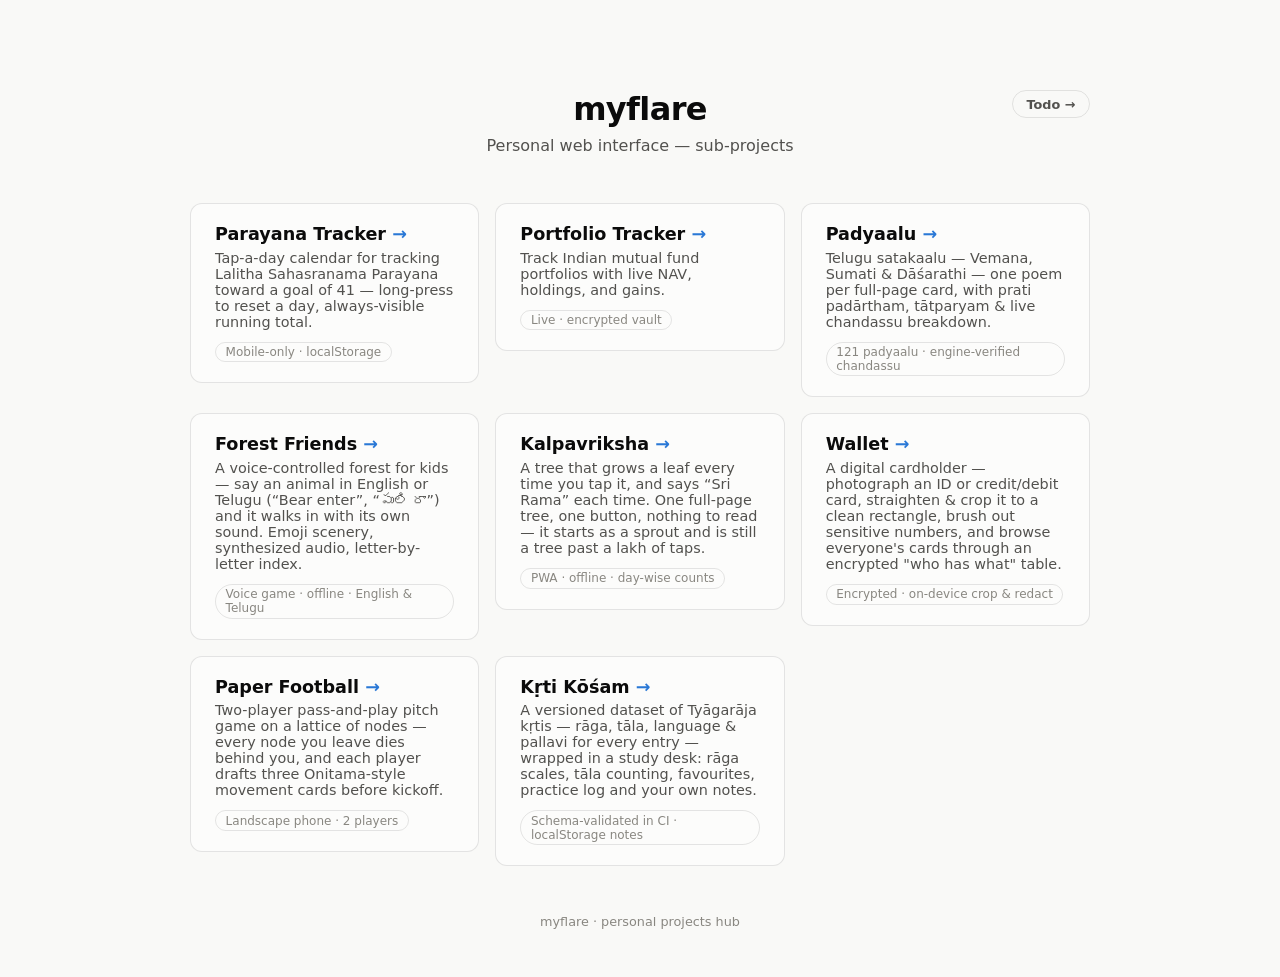
<file: login.html>
<!doctype html>
<html lang="en">
<head>
  <meta charset="utf-8">
  <meta name="viewport" content="width=device-width, initial-scale=1">
  <meta name="robots" content="noindex">
  <meta http-equiv="Cache-Control" content="no-store, no-cache, must-revalidate">
  <meta http-equiv="refresh" content="2;url=./?auth-removed=1">
  <title>Authentication removed — Myflare</title>
  <style>
    * { box-sizing: border-box; }
    body { min-height: 100vh; margin: 0; display: grid; place-items: center; padding: 1.5rem; background: #f3f0e8; color: #24372d; font: 16px/1.5 system-ui, sans-serif; }
    main { max-width: 34rem; text-align: center; }
    h1 { margin: 0 0 .5rem; font-size: clamp(1.5rem, 5vw, 2.2rem); }
    p { margin: .4rem 0 1rem; color: #5d6d63; }
    a { display: inline-block; border-radius: 999px; padding: .7rem 1rem; background: #285c42; color: #fff; font-weight: 700; text-decoration: none; }
  </style>
</head>
<body>
  <main>
    <h1>Taking you back to Myflare…</h1>
    <p>The unfinished sign-in gate has been removed. This page repairs redirects from older cached copies of the site.</p>
    <a id="homeLink" href="./?auth-removed=1">Continue to Myflare</a>
  </main>
  <script>
    // A unique query bypasses an old cached homepage that still loaded the
    // removed authentication gate. This page performs no authentication.
    var destination = new URL("./", window.location.href);
    destination.searchParams.set("auth-removed", String(Date.now()));
    document.getElementById("homeLink").href = destination.href;
    window.location.replace(destination.href);
  </script>
</body>
</html>
</file>
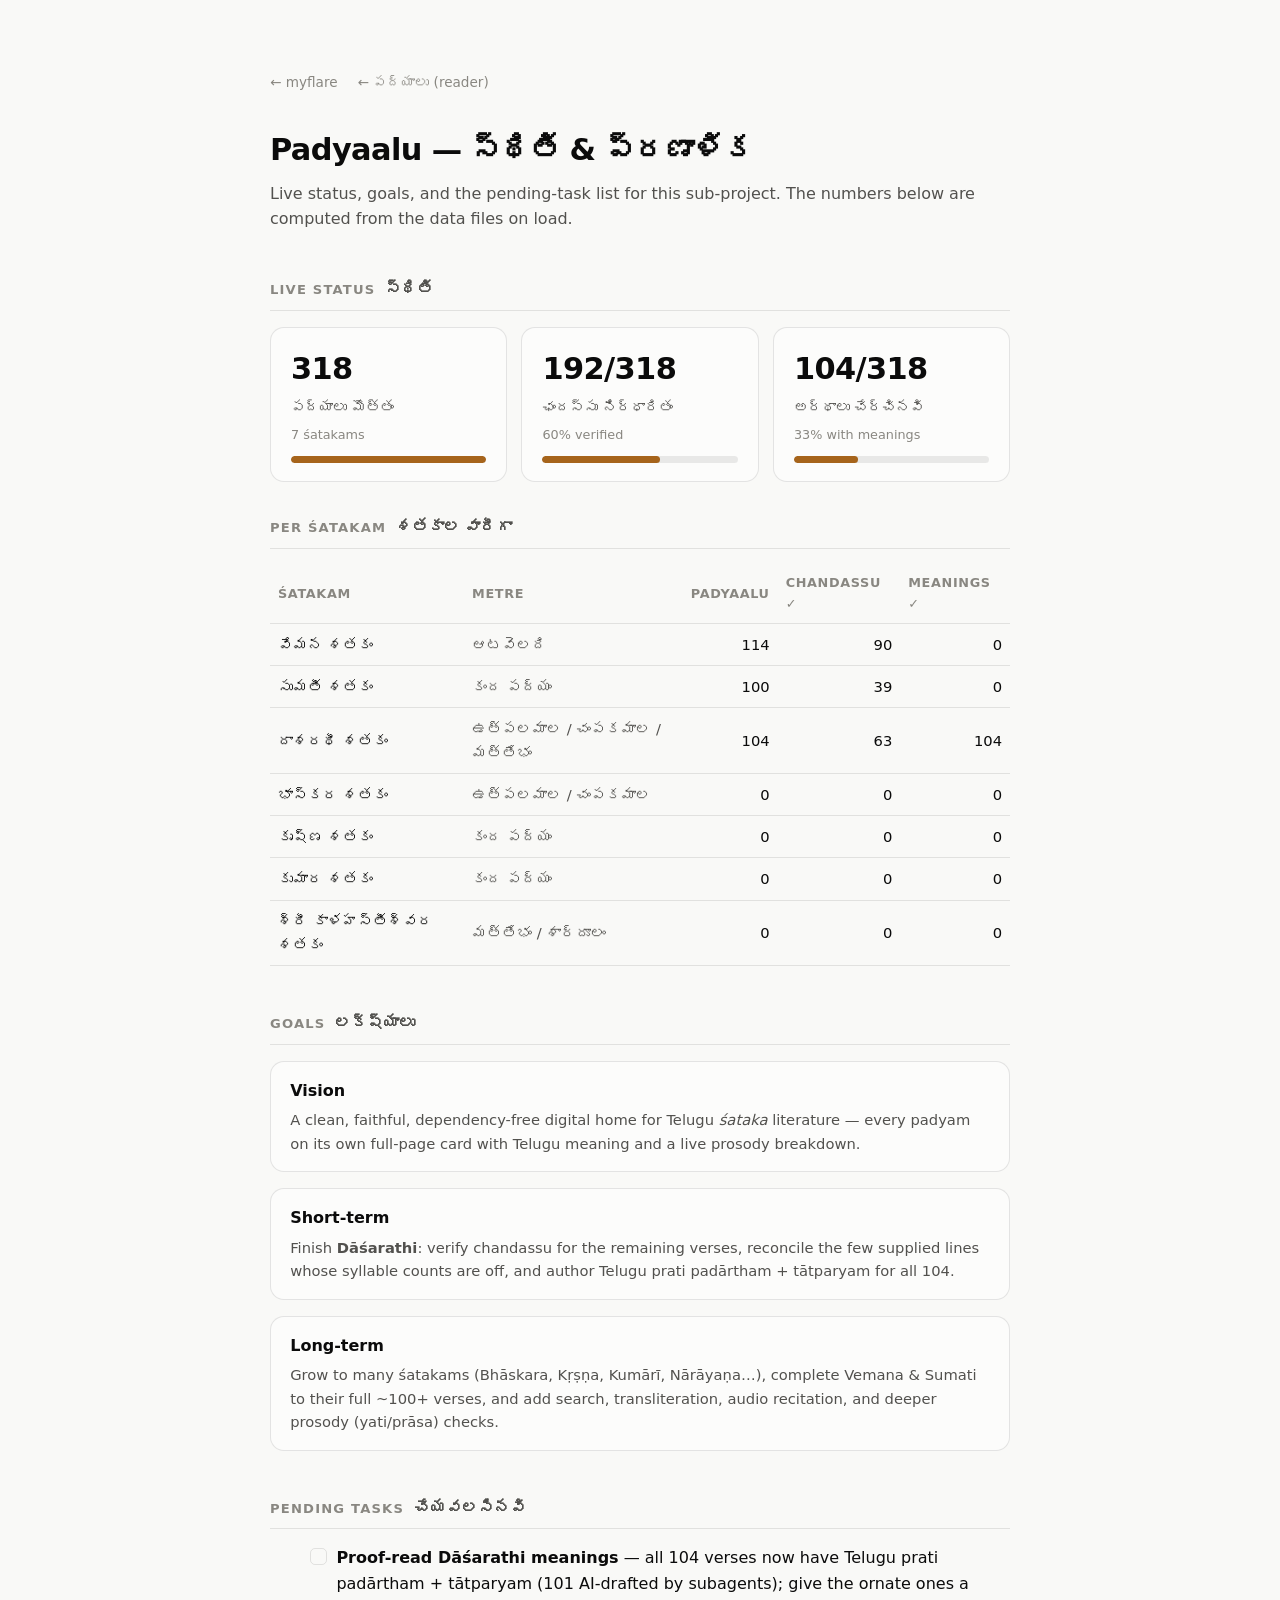
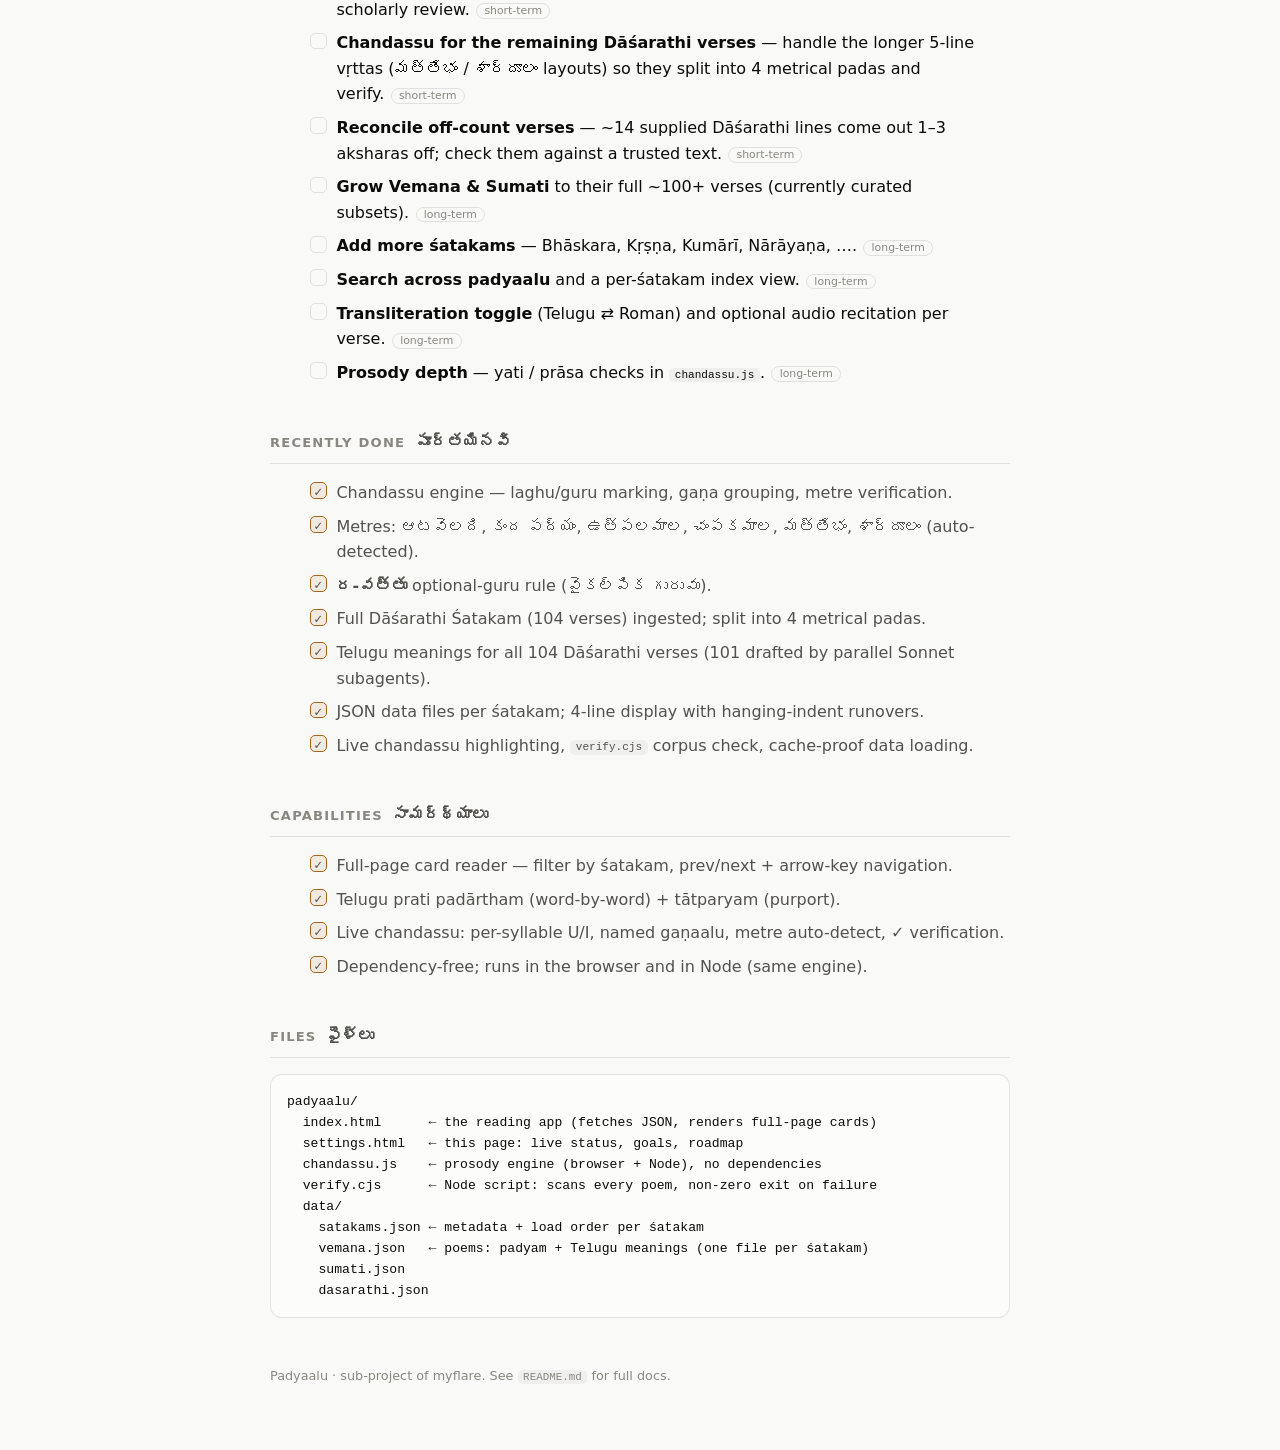
<file: padyaalu/settings.html>
<!doctype html>
<html lang="te">
<head>
<meta charset="utf-8">
<meta name="viewport" content="width=device-width, initial-scale=1">
<title>Padyaalu — స్థితి & ప్రణాళిక</title>
<style>
  :root {
    color-scheme: light dark;
    --page: #f9f9f7; --surface: #fcfcfb; --ink: #0b0b0b; --ink-2: #52514e;
    --muted: #898781; --border: rgba(11,11,11,0.10); --accent: #a6641b;
    --chip: rgba(11,11,11,0.04); --accent-soft: rgba(166,100,27,0.10);
    --ok: #2e7d32; --track: rgba(11,11,11,0.08);
  }
  @media (prefers-color-scheme: dark) {
    :root {
      --page: #0d0d0d; --surface: #1a1a19; --ink: #ffffff; --ink-2: #c3c2b7;
      --muted: #898781; --border: rgba(255,255,255,0.10); --accent: #e0a35c;
      --chip: rgba(255,255,255,0.06); --accent-soft: rgba(224,163,92,0.12);
      --ok: #7cc47f; --track: rgba(255,255,255,0.10);
    }
  }
  * { box-sizing: border-box; margin: 0; }
  body {
    font-family: system-ui, -apple-system, "Segoe UI", sans-serif;
    background: var(--page); color: var(--ink); line-height: 1.6;
    padding: 8vh 1.25rem 4rem; max-width: 780px; margin: 0 auto;
  }
  .telugu-serif { font-family: "Noto Serif Telugu", "Gautami", "Noto Sans Telugu", Georgia, serif; }
  nav { margin-bottom: 2rem; display: flex; gap: 1.25rem; }
  nav a { color: var(--muted); text-decoration: none; font-size: 0.85rem; }
  nav a:hover { color: var(--accent); }
  header h1 { font-size: 1.9rem; letter-spacing: -0.02em; }
  header p { color: var(--ink-2); margin-top: 0.4rem; }
  h2 {
    font-size: 0.82rem; text-transform: uppercase; letter-spacing: 0.09em; color: var(--muted);
    margin: 2.75rem 0 1rem; padding-bottom: 0.5rem; border-bottom: 1px solid var(--border);
    display: flex; align-items: baseline; gap: 0.6rem;
  }
  h2 .te { text-transform: none; letter-spacing: 0; color: var(--ink-2); font-size: 1rem; }
  .cards { display: grid; grid-template-columns: repeat(auto-fit, minmax(220px, 1fr)); gap: 0.9rem; }
  .stat {
    background: var(--surface); border: 1px solid var(--border); border-radius: 14px; padding: 1.1rem 1.25rem;
  }
  .stat .big { font-size: 1.9rem; font-weight: 700; letter-spacing: -0.02em; }
  .stat .lbl { color: var(--ink-2); font-size: 0.9rem; margin-top: 0.15rem; }
  .stat .sub { color: var(--muted); font-size: 0.8rem; margin-top: 0.35rem; }
  .bar { height: 7px; border-radius: 999px; background: var(--track); margin-top: 0.7rem; overflow: hidden; }
  .bar > span { display: block; height: 100%; background: var(--accent); border-radius: 999px; }
  table { width: 100%; border-collapse: collapse; font-size: 0.92rem; }
  th, td { text-align: left; padding: 0.55rem 0.5rem; border-bottom: 1px solid var(--border); }
  th { color: var(--muted); font-weight: 600; font-size: 0.8rem; text-transform: uppercase; letter-spacing: 0.05em; }
  td.num { text-align: right; font-variant-numeric: tabular-nums; }
  ul.tasks { list-style: none; display: grid; gap: 0.5rem; }
  ul.tasks li { display: flex; gap: 0.6rem; align-items: flex-start; }
  ul.tasks li .box {
    flex: none; width: 1.05rem; height: 1.05rem; border-radius: 5px; border: 1.5px solid var(--border);
    margin-top: 0.15rem; display: grid; place-items: center; font-size: 0.72rem; color: var(--ok);
  }
  ul.tasks li.done .box { background: var(--accent-soft); border-color: var(--accent); }
  ul.tasks li.done > span { color: var(--ink-2); }
  ul.tasks li .tag {
    font-size: 0.68rem; color: var(--muted); border: 1px solid var(--border);
    border-radius: 999px; padding: 0.02rem 0.45rem; margin-left: 0.4rem; white-space: nowrap;
  }
  p.lead { color: var(--ink-2); }
  .goals { display: grid; gap: 1rem; }
  .goal { background: var(--surface); border: 1px solid var(--border); border-radius: 14px; padding: 1rem 1.2rem; }
  .goal h3 { font-size: 1rem; margin-bottom: 0.3rem; }
  .goal p { color: var(--ink-2); font-size: 0.92rem; }
  code { background: var(--chip); padding: 0.08rem 0.35rem; border-radius: 5px; font-size: 0.85em; }
  pre { background: var(--surface); border: 1px solid var(--border); border-radius: 12px; padding: 1rem; overflow-x: auto; font-size: 0.82rem; }
  footer { margin-top: 3rem; color: var(--muted); font-size: 0.8rem; }
</style>
</head>
<body>
  <nav>
    <a href="../index.html">← myflare</a>
    <a href="index.html">← పద్యాలు (reader)</a>
  </nav>
  <header>
    <h1>Padyaalu — స్థితి &amp; ప్రణాళిక</h1>
    <p class="lead">Live status, goals, and the pending-task list for this sub-project.
       The numbers below are computed from the data files on load.</p>
  </header>

  <h2>Live status <span class="te telugu-serif">స్థితి</span></h2>
  <div class="cards" id="stat-cards">
    <div class="stat"><div class="big">…</div><div class="lbl">లోడ్ అవుతోంది</div></div>
  </div>

  <h2 style="margin-top:2rem">Per śatakam <span class="te telugu-serif">శతకాల వారీగా</span></h2>
  <table id="satakam-table">
    <thead><tr><th>Śatakam</th><th>Metre</th><th class="num">Padyaalu</th><th class="num">Chandassu ✓</th><th class="num">Meanings ✓</th></tr></thead>
    <tbody><tr><td colspan="5" style="color:var(--muted)">లోడ్ అవుతోంది…</td></tr></tbody>
  </table>

  <h2>Goals <span class="te telugu-serif">లక్ష్యాలు</span></h2>
  <div class="goals">
    <div class="goal">
      <h3>Vision</h3>
      <p>A clean, faithful, dependency-free digital home for Telugu <em>śataka</em> literature —
         every padyam on its own full-page card with Telugu meaning and a live prosody breakdown.</p>
    </div>
    <div class="goal">
      <h3>Short-term</h3>
      <p>Finish <b>Dāśarathi</b>: verify chandassu for the remaining verses, reconcile the few
         supplied lines whose syllable counts are off, and author Telugu prati padārtham +
         tātparyam for all 104.</p>
    </div>
    <div class="goal">
      <h3>Long-term</h3>
      <p>Grow to many śatakams (Bhāskara, Kṛṣṇa, Kumārī, Nārāyaṇa…), complete Vemana &amp; Sumati
         to their full ~100+ verses, and add search, transliteration, audio recitation, and deeper
         prosody (yati/prāsa) checks.</p>
    </div>
  </div>

  <h2>Pending tasks <span class="te telugu-serif">చేయవలసినవి</span></h2>
  <ul class="tasks">
    <li><span class="box"></span><span><b>Proof-read Dāśarathi meanings</b> — all 104 verses now have Telugu prati padārtham + tātparyam (101 AI-drafted by subagents); give the ornate ones a scholarly review.<span class="tag">short-term</span></span></li>
    <li><span class="box"></span><span><b>Chandassu for the remaining Dāśarathi verses</b> — handle the longer 5-line vṛttas (మత్తేభం / శార్దూలం layouts) so they split into 4 metrical padas and verify.<span class="tag">short-term</span></span></li>
    <li><span class="box"></span><span><b>Reconcile off-count verses</b> — ~14 supplied Dāśarathi lines come out 1–3 aksharas off; check them against a trusted text.<span class="tag">short-term</span></span></li>
    <li><span class="box"></span><span><b>Grow Vemana &amp; Sumati</b> to their full ~100+ verses (currently curated subsets).<span class="tag">long-term</span></span></li>
    <li><span class="box"></span><span><b>Add more śatakams</b> — Bhāskara, Kṛṣṇa, Kumārī, Nārāyaṇa, ….<span class="tag">long-term</span></span></li>
    <li><span class="box"></span><span><b>Search across padyaalu</b> and a per-śatakam index view.<span class="tag">long-term</span></span></li>
    <li><span class="box"></span><span><b>Transliteration toggle</b> (Telugu ⇄ Roman) and optional audio recitation per verse.<span class="tag">long-term</span></span></li>
    <li><span class="box"></span><span><b>Prosody depth</b> — yati / prāsa checks in <code>chandassu.js</code>.<span class="tag">long-term</span></span></li>
  </ul>

  <h2>Recently done <span class="te telugu-serif">పూర్తయినవి</span></h2>
  <ul class="tasks">
    <li class="done"><span class="box">✓</span><span>Chandassu engine — laghu/guru marking, gaṇa grouping, metre verification.</span></li>
    <li class="done"><span class="box">✓</span><span>Metres: ఆటవెలది, కంద పద్యం, ఉత్పలమాల, చంపకమాల, మత్తేభం, శార్దూలం (auto-detected).</span></li>
    <li class="done"><span class="box">✓</span><span><b>ర-వత్తు</b> optional-guru rule (వైకల్పిక గురువు).</span></li>
    <li class="done"><span class="box">✓</span><span>Full Dāśarathi Śatakam (104 verses) ingested; split into 4 metrical padas.</span></li>
    <li class="done"><span class="box">✓</span><span>Telugu meanings for all 104 Dāśarathi verses (101 drafted by parallel Sonnet subagents).</span></li>
    <li class="done"><span class="box">✓</span><span>JSON data files per śatakam; 4-line display with hanging-indent runovers.</span></li>
    <li class="done"><span class="box">✓</span><span>Live chandassu highlighting, <code>verify.cjs</code> corpus check, cache-proof data loading.</span></li>
  </ul>

  <h2>Capabilities <span class="te telugu-serif">సామర్థ్యాలు</span></h2>
  <ul class="tasks">
    <li class="done"><span class="box">✓</span><span>Full-page card reader — filter by śatakam, prev/next + arrow-key navigation.</span></li>
    <li class="done"><span class="box">✓</span><span>Telugu prati padārtham (word-by-word) + tātparyam (purport).</span></li>
    <li class="done"><span class="box">✓</span><span>Live chandassu: per-syllable U/I, named gaṇaalu, metre auto-detect, ✓ verification.</span></li>
    <li class="done"><span class="box">✓</span><span>Dependency-free; runs in the browser and in Node (same engine).</span></li>
  </ul>

  <h2>Files <span class="te telugu-serif">ఫైళ్లు</span></h2>
<pre>padyaalu/
  index.html      ← the reading app (fetches JSON, renders full-page cards)
  settings.html   ← this page: live status, goals, roadmap
  chandassu.js    ← prosody engine (browser + Node), no dependencies
  verify.cjs      ← Node script: scans every poem, non-zero exit on failure
  data/
    satakams.json ← metadata + load order per śatakam
    vemana.json   ← poems: padyam + Telugu meanings (one file per śatakam)
    sumati.json
    dasarathi.json</pre>

  <footer>Padyaalu · sub-project of myflare. See <code>README.md</code> for full docs.</footer>

  <script>
    const esc = (s) => String(s).replace(/[&<>]/g, (c) => ({ "&": "&amp;", "<": "&lt;", ">": "&gt;" }[c]));
    const verified = (p) => p.chandassuVerified !== false;               // vemana/sumati lack the field = verified
    const hasMeaning = (p) => (p.pratipadartham && p.pratipadartham.length) && p.tatparyam;

    (async () => {
      try {
        const opts = { cache: "no-store" };
        const meta = await (await fetch("data/satakams.json", opts)).json();
        const rows = [];
        let all = [];
        for (const key of meta.order) {
          const s = meta.satakams[key];
          const arr = await (await fetch(s.file, opts)).json();
          all = all.concat(arr);
          rows.push({ s, n: arr.length, cv: arr.filter(verified).length, mn: arr.filter(hasMeaning).length });
        }
        const N = all.length, CV = all.filter(verified).length, MN = all.filter(hasMeaning).length;
        const pct = (a, b) => (b ? Math.round((a / b) * 100) : 0);

        $("stat-cards").innerHTML = [
          card(N, "పద్యాలు మొత్తం", `${meta.order.length} śatakams`, 100),
          card(`${CV}/${N}`, "ఛందస్సు నిర్ధారితం", `${pct(CV, N)}% verified`, pct(CV, N)),
          card(`${MN}/${N}`, "అర్థాలు చేర్చినవి", `${pct(MN, N)}% with meanings`, pct(MN, N)),
        ].join("");

        document.querySelector("#satakam-table tbody").innerHTML = rows.map((r) =>
          `<tr><td>${esc(r.s.name)}</td><td style="color:var(--ink-2)">${esc(r.s.meter)}</td>` +
          `<td class="num">${r.n}</td><td class="num">${r.cv}</td><td class="num">${r.mn}</td></tr>`).join("");
      } catch (e) {
        $("stat-cards").innerHTML = `<div class="stat"><div class="lbl">స్థితి లోడ్ కాలేదు — పేజీని వెబ్ సర్వర్ ద్వారా తెరవండి.<br><small>${esc(e.message)}</small></div></div>`;
      }
    })();

    function $(id) { return document.getElementById(id); }
    function card(big, lbl, sub, pct) {
      return `<div class="stat"><div class="big">${esc(big)}</div><div class="lbl">${esc(lbl)}</div>` +
             `<div class="sub">${esc(sub)}</div><div class="bar"><span style="width:${pct}%"></span></div></div>`;
    }
  </script>
</body>
</html>
</file>
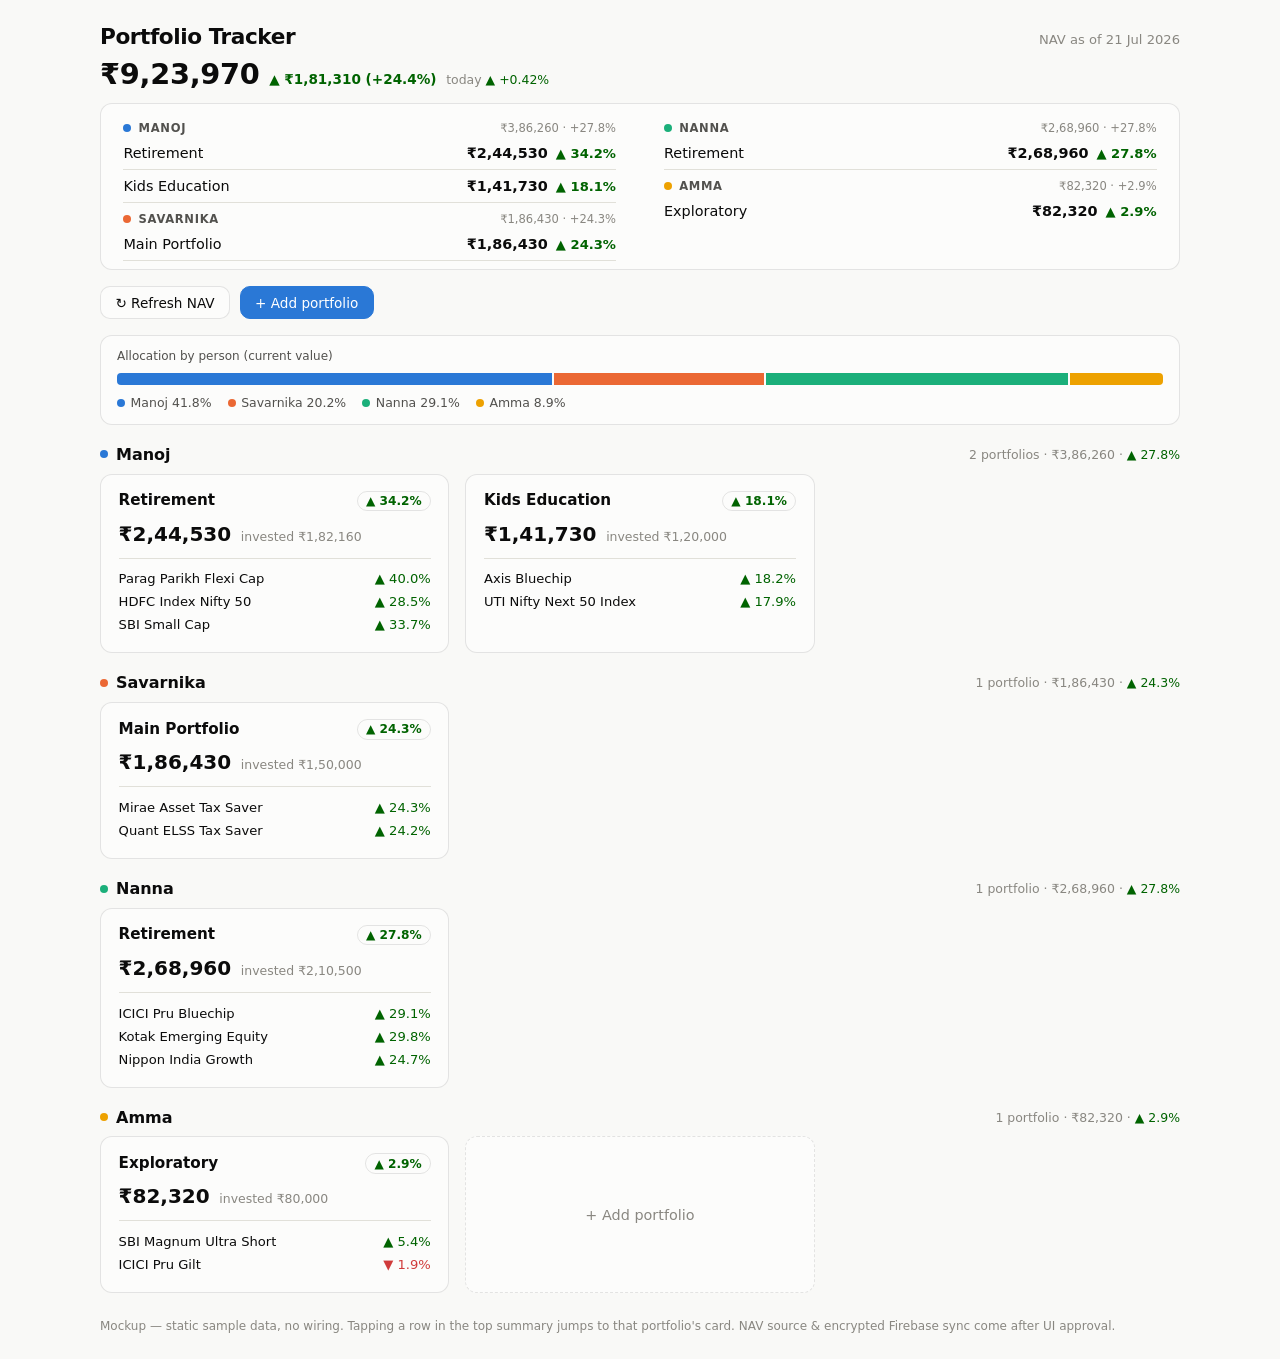
<file: portfolio-tracker/mockups/option-a-cards.html>
<!doctype html>
<html lang="en">
<head>
<meta charset="utf-8">
<meta name="viewport" content="width=device-width, initial-scale=1, viewport-fit=cover">
<title>Option A — Dashboard cards · Portfolio Tracker mockup</title>
<style>
  :root {
    --page: #f9f9f7; --surface: #fcfcfb;
    --ink: #0b0b0b; --ink-2: #52514e; --muted: #898781;
    --grid: #e1e0d9; --border: rgba(11,11,11,0.10);
    --up: #006300; --down: #d03b3b; --accent: #2a78d6;
    /* one colour per person */
    --p1: #2a78d6; /* Manoj */
    --p2: #eb6834; /* Savarnika */
    --p3: #1baf7a; /* Nanna */
    --p4: #eda100; /* Amma */
  }
  * { box-sizing: border-box; margin: 0; }

  /* ---------- mobile-first base ---------- */
  body {
    font-family: system-ui, -apple-system, "Segoe UI", sans-serif;
    background: var(--page); color: var(--ink);
    padding: 0.9rem;
    padding-bottom: calc(1.5rem + env(safe-area-inset-bottom));
  }
  .wrap { max-width: 1080px; margin: 0 auto; }

  .titlerow { display: flex; align-items: baseline; justify-content: space-between; gap: 0.75rem; }
  .titlerow h1 { font-size: 1.15rem; letter-spacing: -0.02em; }
  .navdate { color: var(--muted); font-size: 0.72rem; white-space: nowrap; }

  .overall { display: flex; align-items: baseline; gap: 0.6rem; flex-wrap: wrap; margin: 0.5rem 0 0.75rem; }
  .overall .total { font-size: 1.6rem; font-weight: 700; letter-spacing: -0.01em; }
  .overall .delta { font-size: 0.85rem; font-weight: 650; }
  .overall .today { font-size: 0.78rem; color: var(--muted); }
  .up { color: var(--up); }
  .down { color: var(--down); }

  /* quick per-portfolio summary — the first screen */
  .quick { background: var(--surface); border: 1px solid var(--border); border-radius: 12px; padding: 0.35rem 0.9rem; }
  .owner {
    display: flex; align-items: center; gap: 0.45rem;
    padding: 0.55rem 0 0.15rem; font-size: 0.72rem; font-weight: 650;
    text-transform: uppercase; letter-spacing: 0.06em; color: var(--ink-2);
  }
  .owner .osum { margin-left: auto; font-weight: 500; text-transform: none; letter-spacing: 0; color: var(--muted); font-variant-numeric: tabular-nums; }
  .dot { display: inline-block; width: 8px; height: 8px; border-radius: 50%; flex: none; }
  .qrow {
    display: flex; align-items: center; justify-content: space-between; gap: 0.75rem;
    padding: 0.5rem 0; text-decoration: none; color: inherit;
    border-bottom: 1px solid var(--grid); font-size: 0.9rem;
  }
  .qgroup:last-child .qrow:last-child { border-bottom: none; }
  .qrow .pname { font-weight: 500; overflow: hidden; text-overflow: ellipsis; white-space: nowrap; }
  .qrow .num { font-variant-numeric: tabular-nums; white-space: nowrap; color: var(--ink-2); }
  .qrow .num b { font-weight: 650; color: var(--ink); margin-right: 0.5rem; }
  .qrow .pct { font-weight: 650; font-size: 0.82rem; }

  .actions { display: flex; gap: 0.6rem; margin: 0.75rem 0; }
  .btn {
    flex: 1; font: inherit; font-size: 0.88rem; padding: 0.55rem 0.9rem; border-radius: 10px;
    border: 1px solid var(--border); background: var(--surface); color: var(--ink);
    cursor: pointer; text-align: center;
  }
  .btn.primary { background: var(--accent); border-color: var(--accent); color: #fff; }

  .alloc { background: var(--surface); border: 1px solid var(--border); border-radius: 12px; padding: 0.85rem 1rem; margin-bottom: 1.25rem; }
  .alloc .label { font-size: 0.75rem; color: var(--ink-2); margin-bottom: 0.6rem; }
  .bar { display: flex; height: 12px; border-radius: 4px; overflow: hidden; gap: 2px; background: var(--surface); }
  .bar span { display: block; height: 100%; }
  .legend { display: flex; flex-wrap: wrap; gap: 0.35rem 1rem; margin-top: 0.65rem; font-size: 0.78rem; color: var(--ink-2); }
  .legend i { display: inline-block; width: 8px; height: 8px; border-radius: 50%; margin-right: 0.35rem; }

  /* per-person detail sections */
  .person { margin-bottom: 1.25rem; }
  .person > h2 { display: flex; align-items: center; gap: 0.5rem; font-size: 1rem; margin-bottom: 0.6rem; }
  .person > h2 .psum { margin-left: auto; font-size: 0.78rem; font-weight: 500; color: var(--muted); font-variant-numeric: tabular-nums; }
  .cards { display: grid; grid-template-columns: 1fr; gap: 0.75rem; }
  .card { background: var(--surface); border: 1px solid var(--border); border-radius: 12px; padding: 1rem 1.1rem; }
  .card header { display: flex; align-items: center; gap: 0.5rem; margin-bottom: 0.65rem; }
  .card header h2 { font-size: 0.95rem; margin-right: auto; line-height: 1.3; }
  .badge { font-size: 0.76rem; font-weight: 650; padding: 0.15rem 0.5rem; border-radius: 999px; border: 1px solid var(--border); white-space: nowrap; flex: none; }
  .card .money { display: flex; align-items: baseline; gap: 0.6rem; flex-wrap: wrap; }
  .card .cur { font-size: 1.25rem; font-weight: 650; }
  .card .inv { font-size: 0.78rem; color: var(--muted); }
  .holdings { margin-top: 0.75rem; border-top: 1px solid var(--grid); padding-top: 0.55rem; font-size: 0.82rem; }
  .holdings div { display: flex; justify-content: space-between; gap: 1rem; padding: 0.25rem 0; color: var(--ink-2); }
  .holdings b { font-weight: 500; color: var(--ink); overflow: hidden; text-overflow: ellipsis; white-space: nowrap; }
  .holdings span { font-variant-numeric: tabular-nums; white-space: nowrap; }
  .card.add {
    border-style: dashed; display: flex; align-items: center; justify-content: center;
    color: var(--muted); min-height: 64px; cursor: pointer; font-size: 0.9rem;
  }
  .card.add:hover { color: var(--accent); border-color: var(--accent); }
  footer { margin-top: 1.5rem; color: var(--muted); font-size: 0.75rem; line-height: 1.5; }

  /* ---------- tablet ≥ 640px ---------- */
  @media (min-width: 640px) {
    body { padding: 1.5rem; }
    .cards { grid-template-columns: repeat(2, 1fr); }
    .quick { padding: 0.35rem 1.2rem; }
  }

  /* ---------- desktop ≥ 1000px ---------- */
  @media (min-width: 1000px) {
    .titlerow h1 { font-size: 1.35rem; }
    .navdate { font-size: 0.82rem; }
    .overall .total { font-size: 1.8rem; }
    .top { display: flex; align-items: baseline; gap: 2rem; }
    .quick { column-count: 2; column-gap: 3rem; padding: 0.5rem 1.4rem; }
    .qgroup { break-inside: avoid; }
    .actions { margin: 1rem 0; }
    .btn { flex: none; padding: 0.45rem 0.9rem; font-size: 0.85rem; }
    .cards { grid-template-columns: repeat(3, 1fr); gap: 1rem; }
  }
</style>
</head>
<body>
<div class="wrap">

  <div class="titlerow">
    <h1>Portfolio Tracker</h1>
    <span class="navdate">NAV as of 21 Jul 2026</span>
  </div>

  <div class="overall">
    <span class="total">₹9,23,970</span>
    <span class="delta up">▲ ₹1,81,310 (+24.4%)</span>
    <span class="today">today <span class="up">▲ +0.42%</span></span>
  </div>

  <!-- quick summary: every portfolio, grouped by person, on the first screen -->
  <nav class="quick">
    <div class="qgroup">
      <div class="owner"><i class="dot" style="background:var(--p1)"></i>Manoj<span class="osum">₹3,86,260 · +27.8%</span></div>
      <a class="qrow" href="#manoj-retirement">
        <span class="pname">Retirement</span>
        <span class="num"><b>₹2,44,530</b><span class="pct up">▲ 34.2%</span></span>
      </a>
      <a class="qrow" href="#manoj-kids">
        <span class="pname">Kids Education</span>
        <span class="num"><b>₹1,41,730</b><span class="pct up">▲ 18.1%</span></span>
      </a>
    </div>
    <div class="qgroup">
      <div class="owner"><i class="dot" style="background:var(--p2)"></i>Savarnika<span class="osum">₹1,86,430 · +24.3%</span></div>
      <a class="qrow" href="#savarnika-main">
        <span class="pname">Main Portfolio</span>
        <span class="num"><b>₹1,86,430</b><span class="pct up">▲ 24.3%</span></span>
      </a>
    </div>
    <div class="qgroup">
      <div class="owner"><i class="dot" style="background:var(--p3)"></i>Nanna<span class="osum">₹2,68,960 · +27.8%</span></div>
      <a class="qrow" href="#nanna-retirement">
        <span class="pname">Retirement</span>
        <span class="num"><b>₹2,68,960</b><span class="pct up">▲ 27.8%</span></span>
      </a>
    </div>
    <div class="qgroup">
      <div class="owner"><i class="dot" style="background:var(--p4)"></i>Amma<span class="osum">₹82,320 · +2.9%</span></div>
      <a class="qrow" href="#amma-exploratory">
        <span class="pname">Exploratory</span>
        <span class="num"><b>₹82,320</b><span class="pct up">▲ 2.9%</span></span>
      </a>
    </div>
  </nav>

  <div class="actions">
    <button class="btn">↻ Refresh NAV</button>
    <button class="btn primary">+ Add portfolio</button>
  </div>

  <div class="alloc">
    <div class="label">Allocation by person (current value)</div>
    <div class="bar">
      <span style="width:41.8%; background:var(--p1)"></span>
      <span style="width:20.2%; background:var(--p2)"></span>
      <span style="width:29.1%; background:var(--p3)"></span>
      <span style="width:8.9%;  background:var(--p4)"></span>
    </div>
    <div class="legend">
      <span><i style="background:var(--p1)"></i>Manoj 41.8%</span>
      <span><i style="background:var(--p2)"></i>Savarnika 20.2%</span>
      <span><i style="background:var(--p3)"></i>Nanna 29.1%</span>
      <span><i style="background:var(--p4)"></i>Amma 8.9%</span>
    </div>
  </div>

  <section class="person">
    <h2><i class="dot" style="background:var(--p1)"></i>Manoj<span class="psum">2 portfolios · ₹3,86,260 · <span class="up">▲ 27.8%</span></span></h2>
    <div class="cards">
      <div class="card" id="manoj-retirement">
        <header><h2>Retirement</h2><span class="badge up">▲ 34.2%</span></header>
        <div class="money"><span class="cur">₹2,44,530</span><span class="inv">invested ₹1,82,160</span></div>
        <div class="holdings">
          <div><b>Parag Parikh Flexi Cap</b><span class="up">▲ 40.0%</span></div>
          <div><b>HDFC Index Nifty 50</b><span class="up">▲ 28.5%</span></div>
          <div><b>SBI Small Cap</b><span class="up">▲ 33.7%</span></div>
        </div>
      </div>
      <div class="card" id="manoj-kids">
        <header><h2>Kids Education</h2><span class="badge up">▲ 18.1%</span></header>
        <div class="money"><span class="cur">₹1,41,730</span><span class="inv">invested ₹1,20,000</span></div>
        <div class="holdings">
          <div><b>Axis Bluechip</b><span class="up">▲ 18.2%</span></div>
          <div><b>UTI Nifty Next 50 Index</b><span class="up">▲ 17.9%</span></div>
        </div>
      </div>
    </div>
  </section>

  <section class="person">
    <h2><i class="dot" style="background:var(--p2)"></i>Savarnika<span class="psum">1 portfolio · ₹1,86,430 · <span class="up">▲ 24.3%</span></span></h2>
    <div class="cards">
      <div class="card" id="savarnika-main">
        <header><h2>Main Portfolio</h2><span class="badge up">▲ 24.3%</span></header>
        <div class="money"><span class="cur">₹1,86,430</span><span class="inv">invested ₹1,50,000</span></div>
        <div class="holdings">
          <div><b>Mirae Asset Tax Saver</b><span class="up">▲ 24.3%</span></div>
          <div><b>Quant ELSS Tax Saver</b><span class="up">▲ 24.2%</span></div>
        </div>
      </div>
    </div>
  </section>

  <section class="person">
    <h2><i class="dot" style="background:var(--p3)"></i>Nanna<span class="psum">1 portfolio · ₹2,68,960 · <span class="up">▲ 27.8%</span></span></h2>
    <div class="cards">
      <div class="card" id="nanna-retirement">
        <header><h2>Retirement</h2><span class="badge up">▲ 27.8%</span></header>
        <div class="money"><span class="cur">₹2,68,960</span><span class="inv">invested ₹2,10,500</span></div>
        <div class="holdings">
          <div><b>ICICI Pru Bluechip</b><span class="up">▲ 29.1%</span></div>
          <div><b>Kotak Emerging Equity</b><span class="up">▲ 29.8%</span></div>
          <div><b>Nippon India Growth</b><span class="up">▲ 24.7%</span></div>
        </div>
      </div>
    </div>
  </section>

  <section class="person">
    <h2><i class="dot" style="background:var(--p4)"></i>Amma<span class="psum">1 portfolio · ₹82,320 · <span class="up">▲ 2.9%</span></span></h2>
    <div class="cards">
      <div class="card" id="amma-exploratory">
        <header><h2>Exploratory</h2><span class="badge up">▲ 2.9%</span></header>
        <div class="money"><span class="cur">₹82,320</span><span class="inv">invested ₹80,000</span></div>
        <div class="holdings">
          <div><b>SBI Magnum Ultra Short</b><span class="up">▲ 5.4%</span></div>
          <div><b>ICICI Pru Gilt</b><span class="down">▼ 1.9%</span></div>
        </div>
      </div>
      <div class="card add">+ Add portfolio</div>
    </div>
  </section>

  <footer>Mockup — static sample data, no wiring. Tapping a row in the top summary jumps to that portfolio's card. NAV source &amp; encrypted Firebase sync come after UI approval.</footer>
</div>
</body>
</html>
</file>
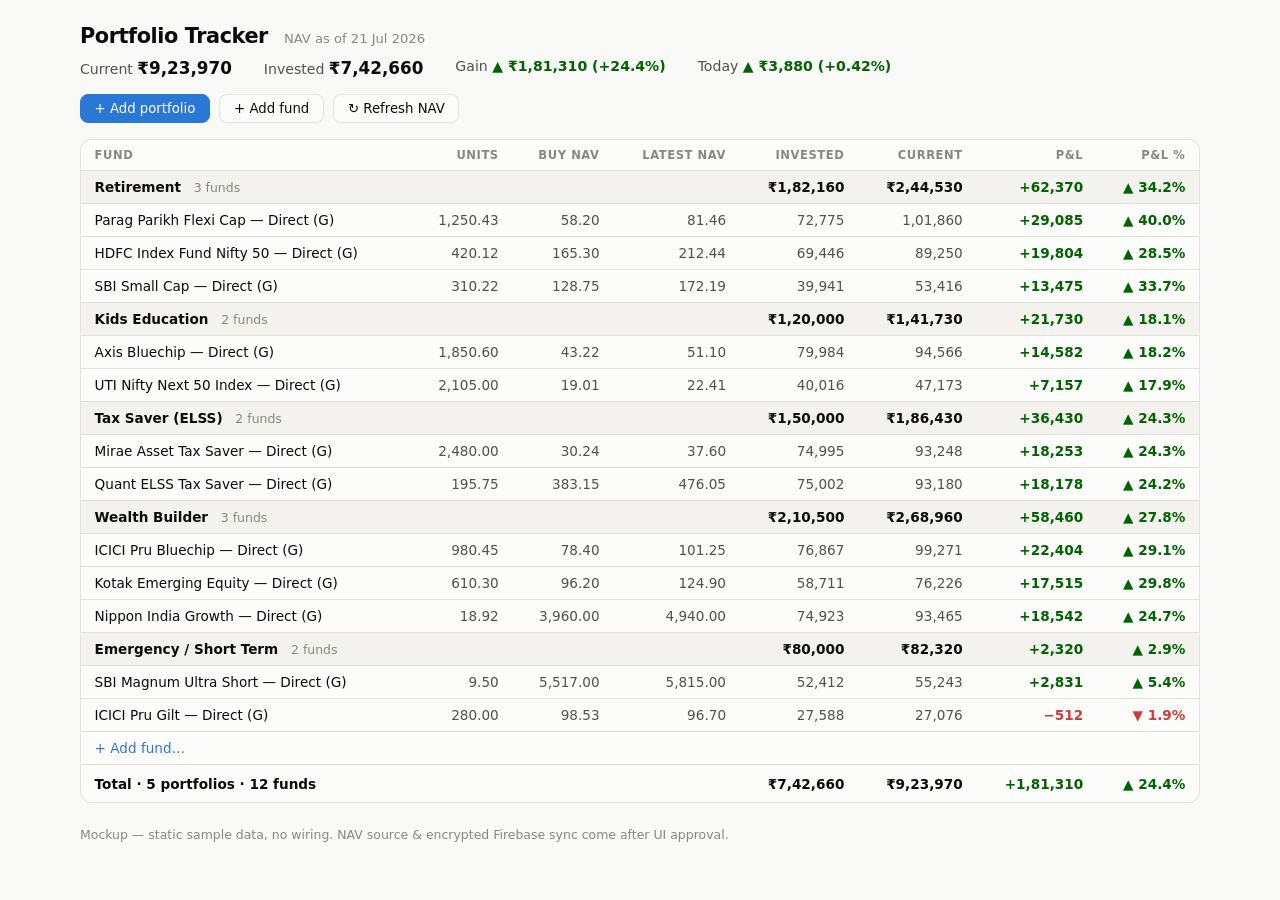
<file: portfolio-tracker/mockups/option-b-ledger.html>
<!doctype html>
<html lang="en">
<head>
<meta charset="utf-8">
<meta name="viewport" content="width=device-width, initial-scale=1">
<title>Option B — Dense ledger · Portfolio Tracker mockup</title>
<style>
  :root {
    --page: #f9f9f7; --surface: #fcfcfb;
    --ink: #0b0b0b; --ink-2: #52514e; --muted: #898781;
    --grid: #e1e0d9; --border: rgba(11,11,11,0.10);
    --up: #006300; --down: #d03b3b; --accent: #2a78d6;
    --group: #f3f2ee;
  }
  * { box-sizing: border-box; margin: 0; }
  body {
    font-family: system-ui, -apple-system, "Segoe UI", sans-serif;
    background: var(--page); color: var(--ink); padding: 1.5rem;
  }
  .wrap { max-width: 1120px; margin: 0 auto; }

  .topbar { display: flex; align-items: baseline; gap: 1rem; flex-wrap: wrap; margin-bottom: 0.4rem; }
  .topbar h1 { font-size: 1.3rem; letter-spacing: -0.02em; }
  .navdate { color: var(--muted); font-size: 0.82rem; margin-right: auto; }
  .totals { display: flex; gap: 2rem; flex-wrap: wrap; margin: 0.6rem 0 1rem; font-size: 0.88rem; color: var(--ink-2); }
  .totals b { color: var(--ink); font-weight: 650; font-size: 1.05rem; }
  .totals .up { color: var(--up); font-weight: 650; }

  .toolbar { display: flex; gap: 0.6rem; margin-bottom: 1rem; }
  .btn {
    font: inherit; font-size: 0.83rem; padding: 0.4rem 0.85rem; border-radius: 8px;
    border: 1px solid var(--border); background: var(--surface); color: var(--ink); cursor: pointer;
  }
  .btn.primary { background: var(--accent); border-color: var(--accent); color: #fff; }

  .sheet { background: var(--surface); border: 1px solid var(--border); border-radius: 12px; overflow-x: auto; }
  table { width: 100%; border-collapse: collapse; font-size: 0.85rem; min-width: 860px; }
  th, td { padding: 0.5rem 0.85rem; text-align: right; white-space: nowrap; }
  th:first-child, td:first-child { text-align: left; }
  thead th {
    font-size: 0.72rem; text-transform: uppercase; letter-spacing: 0.05em;
    color: var(--muted); font-weight: 600; border-bottom: 1px solid var(--grid);
  }
  tbody td { border-bottom: 1px solid var(--grid); font-variant-numeric: tabular-nums; color: var(--ink-2); }
  tbody td:first-child { color: var(--ink); }
  tr.group td {
    background: var(--group); font-weight: 650; color: var(--ink); font-size: 0.85rem;
  }
  tr.group td:first-child span { color: var(--muted); font-weight: 500; font-size: 0.78rem; margin-left: 0.5rem; }
  td.up, span.up { color: var(--up) !important; font-weight: 600; }
  td.down, span.down { color: var(--down) !important; font-weight: 600; }
  tr.addrow td { color: var(--accent); cursor: pointer; font-weight: 500; background: none; }
  tfoot td { font-weight: 700; color: var(--ink); padding: 0.65rem 0.85rem; font-variant-numeric: tabular-nums; }
  footer { margin-top: 1.5rem; color: var(--muted); font-size: 0.78rem; }
</style>
</head>
<body>
<div class="wrap">

  <div class="topbar">
    <h1>Portfolio Tracker</h1>
    <span class="navdate">NAV as of 21 Jul 2026</span>
  </div>

  <div class="totals">
    <span>Current <b>₹9,23,970</b></span>
    <span>Invested <b>₹7,42,660</b></span>
    <span>Gain <span class="up">▲ ₹1,81,310 (+24.4%)</span></span>
    <span>Today <span class="up">▲ ₹3,880 (+0.42%)</span></span>
  </div>

  <div class="toolbar">
    <button class="btn primary">+ Add portfolio</button>
    <button class="btn">+ Add fund</button>
    <button class="btn">↻ Refresh NAV</button>
  </div>

  <div class="sheet">
  <table>
    <thead>
      <tr>
        <th>Fund</th><th>Units</th><th>Buy NAV</th><th>Latest NAV</th>
        <th>Invested</th><th>Current</th><th>P&amp;L</th><th>P&amp;L %</th>
      </tr>
    </thead>
    <tbody>
      <tr class="group">
        <td>Retirement <span>3 funds</span></td><td></td><td></td><td></td>
        <td>₹1,82,160</td><td>₹2,44,530</td><td class="up">+62,370</td><td class="up">▲ 34.2%</td>
      </tr>
      <tr>
        <td>Parag Parikh Flexi Cap — Direct (G)</td><td>1,250.43</td><td>58.20</td><td>81.46</td>
        <td>72,775</td><td>1,01,860</td><td class="up">+29,085</td><td class="up">▲ 40.0%</td>
      </tr>
      <tr>
        <td>HDFC Index Fund Nifty 50 — Direct (G)</td><td>420.12</td><td>165.30</td><td>212.44</td>
        <td>69,446</td><td>89,250</td><td class="up">+19,804</td><td class="up">▲ 28.5%</td>
      </tr>
      <tr>
        <td>SBI Small Cap — Direct (G)</td><td>310.22</td><td>128.75</td><td>172.19</td>
        <td>39,941</td><td>53,416</td><td class="up">+13,475</td><td class="up">▲ 33.7%</td>
      </tr>

      <tr class="group">
        <td>Kids Education <span>2 funds</span></td><td></td><td></td><td></td>
        <td>₹1,20,000</td><td>₹1,41,730</td><td class="up">+21,730</td><td class="up">▲ 18.1%</td>
      </tr>
      <tr>
        <td>Axis Bluechip — Direct (G)</td><td>1,850.60</td><td>43.22</td><td>51.10</td>
        <td>79,984</td><td>94,566</td><td class="up">+14,582</td><td class="up">▲ 18.2%</td>
      </tr>
      <tr>
        <td>UTI Nifty Next 50 Index — Direct (G)</td><td>2,105.00</td><td>19.01</td><td>22.41</td>
        <td>40,016</td><td>47,173</td><td class="up">+7,157</td><td class="up">▲ 17.9%</td>
      </tr>

      <tr class="group">
        <td>Tax Saver (ELSS) <span>2 funds</span></td><td></td><td></td><td></td>
        <td>₹1,50,000</td><td>₹1,86,430</td><td class="up">+36,430</td><td class="up">▲ 24.3%</td>
      </tr>
      <tr>
        <td>Mirae Asset Tax Saver — Direct (G)</td><td>2,480.00</td><td>30.24</td><td>37.60</td>
        <td>74,995</td><td>93,248</td><td class="up">+18,253</td><td class="up">▲ 24.3%</td>
      </tr>
      <tr>
        <td>Quant ELSS Tax Saver — Direct (G)</td><td>195.75</td><td>383.15</td><td>476.05</td>
        <td>75,002</td><td>93,180</td><td class="up">+18,178</td><td class="up">▲ 24.2%</td>
      </tr>

      <tr class="group">
        <td>Wealth Builder <span>3 funds</span></td><td></td><td></td><td></td>
        <td>₹2,10,500</td><td>₹2,68,960</td><td class="up">+58,460</td><td class="up">▲ 27.8%</td>
      </tr>
      <tr>
        <td>ICICI Pru Bluechip — Direct (G)</td><td>980.45</td><td>78.40</td><td>101.25</td>
        <td>76,867</td><td>99,271</td><td class="up">+22,404</td><td class="up">▲ 29.1%</td>
      </tr>
      <tr>
        <td>Kotak Emerging Equity — Direct (G)</td><td>610.30</td><td>96.20</td><td>124.90</td>
        <td>58,711</td><td>76,226</td><td class="up">+17,515</td><td class="up">▲ 29.8%</td>
      </tr>
      <tr>
        <td>Nippon India Growth — Direct (G)</td><td>18.92</td><td>3,960.00</td><td>4,940.00</td>
        <td>74,923</td><td>93,465</td><td class="up">+18,542</td><td class="up">▲ 24.7%</td>
      </tr>

      <tr class="group">
        <td>Emergency / Short Term <span>2 funds</span></td><td></td><td></td><td></td>
        <td>₹80,000</td><td>₹82,320</td><td class="up">+2,320</td><td class="up">▲ 2.9%</td>
      </tr>
      <tr>
        <td>SBI Magnum Ultra Short — Direct (G)</td><td>9.50</td><td>5,517.00</td><td>5,815.00</td>
        <td>52,412</td><td>55,243</td><td class="up">+2,831</td><td class="up">▲ 5.4%</td>
      </tr>
      <tr>
        <td>ICICI Pru Gilt — Direct (G)</td><td>280.00</td><td>98.53</td><td>96.70</td>
        <td>27,588</td><td>27,076</td><td class="down">−512</td><td class="down">▼ 1.9%</td>
      </tr>

      <tr class="addrow"><td colspan="8">+ Add fund…</td></tr>
    </tbody>
    <tfoot>
      <tr>
        <td>Total · 5 portfolios · 12 funds</td><td></td><td></td><td></td>
        <td>₹7,42,660</td><td>₹9,23,970</td><td class="up">+1,81,310</td><td class="up">▲ 24.4%</td>
      </tr>
    </tfoot>
  </table>
  </div>

  <footer>Mockup — static sample data, no wiring. NAV source &amp; encrypted Firebase sync come after UI approval.</footer>
</div>
</body>
</html>
</file>
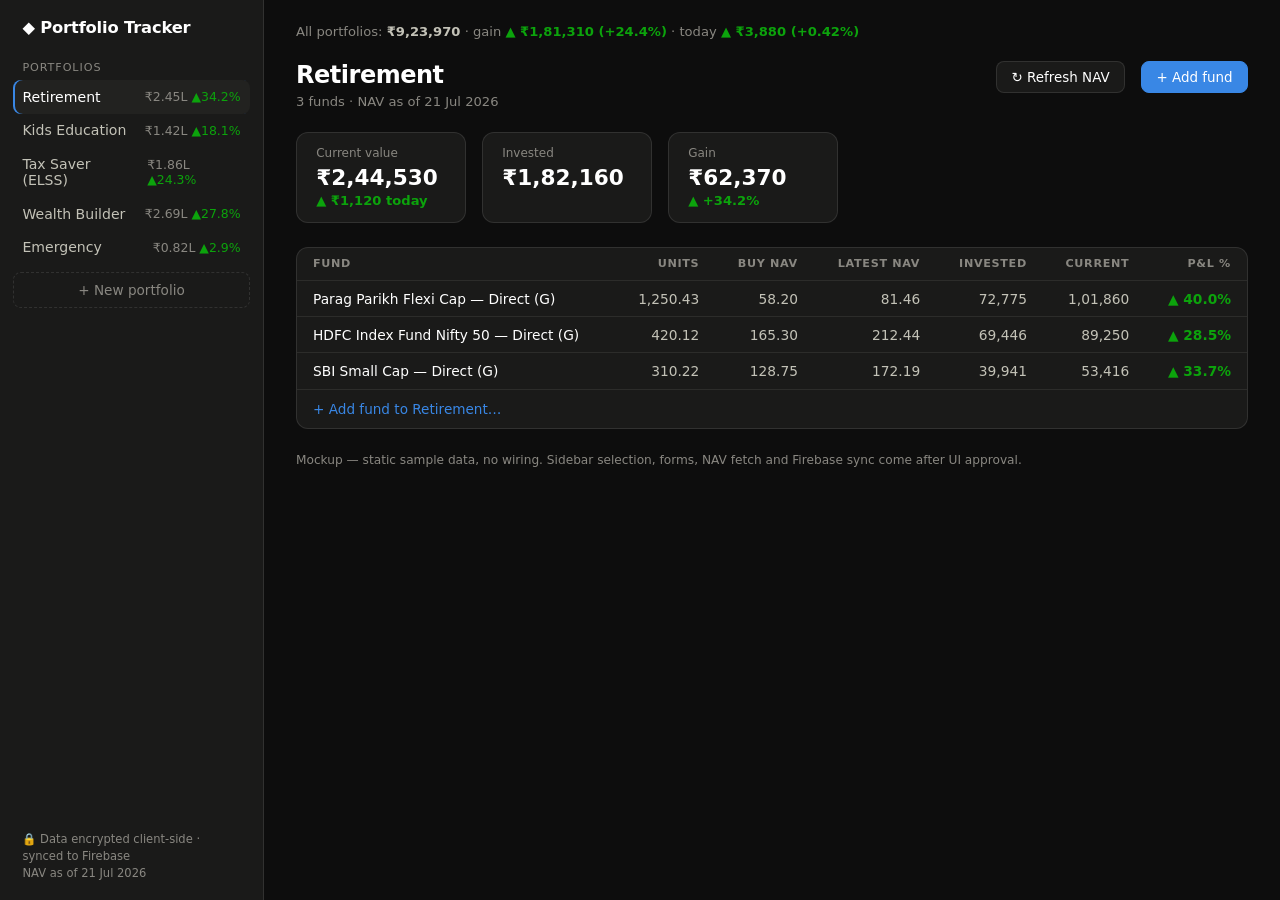
<file: portfolio-tracker/mockups/option-c-sidebar.html>
<!doctype html>
<html lang="en">
<head>
<meta charset="utf-8">
<meta name="viewport" content="width=device-width, initial-scale=1">
<title>Option C — Sidebar app · Portfolio Tracker mockup</title>
<style>
  :root {
    color-scheme: dark;
    --page: #0d0d0d; --surface: #1a1a19; --raised: #222220;
    --ink: #ffffff; --ink-2: #c3c2b7; --muted: #898781;
    --grid: #2c2c2a; --border: rgba(255,255,255,0.10);
    --up: #0ca30c; --down: #d03b3b; --accent: #3987e5;
  }
  * { box-sizing: border-box; margin: 0; }
  body {
    font-family: system-ui, -apple-system, "Segoe UI", sans-serif;
    background: var(--page); color: var(--ink);
    display: flex; min-height: 100vh;
  }

  aside {
    width: 264px; flex: none; background: var(--surface);
    border-right: 1px solid var(--border);
    display: flex; flex-direction: column; padding: 1.1rem 0.8rem;
  }
  aside .brand { font-size: 1.02rem; font-weight: 700; letter-spacing: -0.01em; padding: 0 0.6rem 1rem; }
  aside .section { font-size: 0.7rem; text-transform: uppercase; letter-spacing: 0.08em; color: var(--muted); padding: 0.5rem 0.6rem 0.4rem; }
  .pf {
    display: flex; justify-content: space-between; align-items: center; gap: 0.6rem;
    padding: 0.55rem 0.6rem; border-radius: 8px; cursor: pointer; color: var(--ink-2);
  }
  .pf:hover { background: var(--raised); }
  .pf.active { background: var(--raised); color: var(--ink); box-shadow: inset 2px 0 0 var(--accent); }
  .pf .name { font-size: 0.88rem; font-weight: 500; }
  .pf .val { font-size: 0.78rem; color: var(--muted); font-variant-numeric: tabular-nums; }
  .pf .up { color: var(--up); }
  .pf .down { color: var(--down); }
  .newpf {
    margin-top: 0.5rem; padding: 0.55rem 0.6rem; border: 1px dashed var(--border);
    border-radius: 8px; color: var(--muted); font-size: 0.85rem; cursor: pointer; text-align: center;
  }
  .newpf:hover { color: var(--accent); border-color: var(--accent); }
  aside .foot { margin-top: auto; padding: 0.8rem 0.6rem 0; font-size: 0.72rem; color: var(--muted); line-height: 1.5; }

  main { flex: 1; padding: 1.5rem 2rem; min-width: 0; }
  .overall { font-size: 0.82rem; color: var(--muted); margin-bottom: 1.4rem; }
  .overall b { color: var(--ink-2); font-variant-numeric: tabular-nums; }
  .overall .up { color: var(--up); font-weight: 600; }

  .head { display: flex; align-items: flex-start; gap: 1rem; flex-wrap: wrap; margin-bottom: 1.4rem; }
  .head h1 { font-size: 1.5rem; letter-spacing: -0.02em; }
  .head .sub { color: var(--muted); font-size: 0.82rem; margin-top: 0.3rem; }
  .head .grow { margin-right: auto; }
  .btn {
    font: inherit; font-size: 0.84rem; padding: 0.45rem 0.9rem; border-radius: 8px;
    border: 1px solid var(--border); background: var(--surface); color: var(--ink); cursor: pointer;
  }
  .btn.primary { background: var(--accent); border-color: var(--accent); color: #fff; }

  .stats { display: flex; gap: 1rem; flex-wrap: wrap; margin-bottom: 1.5rem; }
  .stat { background: var(--surface); border: 1px solid var(--border); border-radius: 12px; padding: 0.85rem 1.2rem; min-width: 170px; }
  .stat .label { font-size: 0.75rem; color: var(--muted); margin-bottom: 0.3rem; }
  .stat .value { font-size: 1.35rem; font-weight: 650; }
  .stat .delta { font-size: 0.82rem; font-weight: 600; margin-top: 0.2rem; }
  .stat .delta.up { color: var(--up); }

  .panel { background: var(--surface); border: 1px solid var(--border); border-radius: 12px; overflow-x: auto; }
  table { width: 100%; border-collapse: collapse; font-size: 0.86rem; min-width: 720px; }
  th, td { padding: 0.6rem 1rem; text-align: right; white-space: nowrap; }
  th:first-child, td:first-child { text-align: left; }
  thead th {
    font-size: 0.7rem; text-transform: uppercase; letter-spacing: 0.06em;
    color: var(--muted); font-weight: 600; border-bottom: 1px solid var(--grid);
  }
  tbody td { border-bottom: 1px solid var(--grid); color: var(--ink-2); font-variant-numeric: tabular-nums; }
  tbody tr:last-child td { border-bottom: none; }
  tbody td:first-child { color: var(--ink); font-weight: 500; }
  td .up { color: var(--up); font-weight: 600; }
  td .down { color: var(--down); font-weight: 600; }
  .addfund { padding: 0.7rem 1rem; color: var(--accent); font-size: 0.85rem; cursor: pointer; border-top: 1px solid var(--grid); }
  footer { margin-top: 1.5rem; color: var(--muted); font-size: 0.76rem; }
</style>
</head>
<body>

  <aside>
    <div class="brand">◆ Portfolio Tracker</div>
    <div class="section">Portfolios</div>
    <div class="pf active">
      <span class="name">Retirement</span>
      <span class="val">₹2.45L <span class="up">▲34.2%</span></span>
    </div>
    <div class="pf">
      <span class="name">Kids Education</span>
      <span class="val">₹1.42L <span class="up">▲18.1%</span></span>
    </div>
    <div class="pf">
      <span class="name">Tax Saver (ELSS)</span>
      <span class="val">₹1.86L <span class="up">▲24.3%</span></span>
    </div>
    <div class="pf">
      <span class="name">Wealth Builder</span>
      <span class="val">₹2.69L <span class="up">▲27.8%</span></span>
    </div>
    <div class="pf">
      <span class="name">Emergency</span>
      <span class="val">₹0.82L <span class="up">▲2.9%</span></span>
    </div>
    <div class="newpf">+ New portfolio</div>
    <div class="foot">🔒 Data encrypted client-side · synced to Firebase<br>NAV as of 21 Jul 2026</div>
  </aside>

  <main>
    <div class="overall">All portfolios: <b>₹9,23,970</b> · gain <span class="up">▲ ₹1,81,310 (+24.4%)</span> · today <span class="up">▲ ₹3,880 (+0.42%)</span></div>

    <div class="head">
      <div class="grow">
        <h1>Retirement</h1>
        <div class="sub">3 funds · NAV as of 21 Jul 2026</div>
      </div>
      <button class="btn">↻ Refresh NAV</button>
      <button class="btn primary">+ Add fund</button>
    </div>

    <div class="stats">
      <div class="stat">
        <div class="label">Current value</div>
        <div class="value">₹2,44,530</div>
        <div class="delta up">▲ ₹1,120 today</div>
      </div>
      <div class="stat">
        <div class="label">Invested</div>
        <div class="value">₹1,82,160</div>
      </div>
      <div class="stat">
        <div class="label">Gain</div>
        <div class="value">₹62,370</div>
        <div class="delta up">▲ +34.2%</div>
      </div>
    </div>

    <div class="panel">
      <table>
        <thead>
          <tr>
            <th>Fund</th><th>Units</th><th>Buy NAV</th><th>Latest NAV</th>
            <th>Invested</th><th>Current</th><th>P&amp;L %</th>
          </tr>
        </thead>
        <tbody>
          <tr>
            <td>Parag Parikh Flexi Cap — Direct (G)</td>
            <td>1,250.43</td><td>58.20</td><td>81.46</td>
            <td>72,775</td><td>1,01,860</td><td><span class="up">▲ 40.0%</span></td>
          </tr>
          <tr>
            <td>HDFC Index Fund Nifty 50 — Direct (G)</td>
            <td>420.12</td><td>165.30</td><td>212.44</td>
            <td>69,446</td><td>89,250</td><td><span class="up">▲ 28.5%</span></td>
          </tr>
          <tr>
            <td>SBI Small Cap — Direct (G)</td>
            <td>310.22</td><td>128.75</td><td>172.19</td>
            <td>39,941</td><td>53,416</td><td><span class="up">▲ 33.7%</span></td>
          </tr>
        </tbody>
      </table>
      <div class="addfund">+ Add fund to Retirement…</div>
    </div>

    <footer>Mockup — static sample data, no wiring. Sidebar selection, forms, NAV fetch and Firebase sync come after UI approval.</footer>
  </main>

</body>
</html>
</file>
<file: forest-friends/styles.css>
/* ===================================================================
   Forest Friends — kids' voice animal game
   Pure CSS forest scene; animals are emoji, sounds are synthesized.
   =================================================================== */
* { box-sizing: border-box; margin: 0; padding: 0; }
html, body { height: 100%; }
body {
  font-family: ui-rounded, "SF Pro Rounded", "Nunito", "Segoe UI Rounded", system-ui, sans-serif;
  overflow: hidden;
  background: #173c2b;
  color: #173126;
  user-select: none;
  -webkit-tap-highlight-color: transparent;
}

/* ----------------------------- SCENE ----------------------------- */
.scene { position: fixed; inset: 0; overflow: hidden; isolation: isolate; }

/* Top-down forest floor: layered greens + a dotted canopy texture */
.scene { background: #244d36; }
.scene::before {   /* mottled foliage speckle */
  content: ""; position: absolute; inset: 0; pointer-events: none; z-index: 2;
  background: linear-gradient(180deg, rgba(6,34,31,.03), rgba(6,30,21,.08) 55%, rgba(6,24,16,.28));
}
.forest-film { position: absolute; inset: 0; overflow: hidden; z-index: 0; background: #244d36; }
.forest-film video { position: absolute; width: 100%; height: 100%; pointer-events: none; }
.forest-film-fill { inset: -4%; width: 108% !important; height: 108% !important; object-fit: cover; filter: blur(28px) saturate(.9) brightness(.68); transform: scale(1.08); }
.forest-film-main { inset: 0; object-fit: contain; filter: saturate(.94) brightness(.92); }
.forest-light { position: absolute; inset: 0; background: radial-gradient(circle at 50% 16%, rgba(255,244,184,.2), transparent 42%); mix-blend-mode: screen; animation: forestBreathe 7s ease-in-out infinite; }
@keyframes forestBreathe { 0%,100% { opacity: .35; transform: scale(1); } 50% { opacity: .7; transform: scale(1.018); } }

/* scattered tree canopies (viewed from above), filled by JS */
.forest { position: absolute; inset: 0; z-index: 3; pointer-events: none; overflow: hidden; }
.canopy {
  position: absolute; width: 5px !important; height: 5px !important; border-radius: 50%;
  background: rgba(255,244,183,.72); box-shadow: 0 0 12px rgba(255,224,122,.7);
  transform-origin: center; animation: firefly 8s ease-in-out infinite;
}
.canopy::after { display: none; }
@keyframes firefly { 0%,100% { transform: translate(0,0) scale(.45); opacity: 0; } 20% { opacity: .75; } 55% { transform: translate(18px,-30px) scale(1); opacity: .25; } 80% { opacity: .7; } }

/* ----------------------------- STAGE / ANIMALS ----------------------------- */
/* The stage is the whole playfield — animals roam sky-to-ground. Its top sits
   just under the control bar; its bottom is set by JS to clear the index row. */
.stage {
  position: absolute; left: 0; right: 0; top: 8vh; bottom: 3vh;
  z-index: 5;
}
/* the river stream — an SVG whose winding path is drawn by buildRiver() in
   game.js; water animals swim along that same centreline */
.river { display: none; }
/* Each animal is JS-driven: game.js sets transform every frame to make it
   roam. So keep transform free of CSS transitions/animations here — the
   pop-in and gentle waddle live on the inner .a-emoji instead. */
.animal {
  position: absolute; left: 0; top: 0;
  font-size: clamp(44px, 6.2vw, 82px);
  line-height: 1; cursor: pointer;
  transform-origin: center center; will-change: transform;
}
/* .a-flip carries only the left/right facing flip, so the name label (a direct
   child of .animal) is never mirrored */
.animal .a-flip { display: block; line-height: 1; transform-origin: center; }
.animal .a-emoji {
  display: block; line-height: 1;
  filter: drop-shadow(0 7px 5px rgba(3,24,16,.42));
  animation: popIn .45s cubic-bezier(.2,1.4,.4,1) both;
}
/* three distinct gaits, one per motion type (set as a class in game.js) */
.animal.gait-walk .a-emoji { animation: popIn .45s cubic-bezier(.2,1.4,.4,1) both, gaitWalk .5s ease-in-out infinite; }
.animal.gait-fly  .a-emoji { animation: popIn .45s cubic-bezier(.2,1.4,.4,1) both, gaitFly .34s ease-in-out infinite; }
.animal.gait-swim .a-emoji { animation: popIn .45s cubic-bezier(.2,1.4,.4,1) both, gaitSwim 1.5s ease-in-out infinite; }
/* walk: a trotting two-step bob */
@keyframes gaitWalk { 0%,100% { transform: translateY(0) rotate(-3deg); } 25% { transform: translateY(-9%) rotate(0deg); } 50% { transform: translateY(0) rotate(3deg); } 75% { transform: translateY(-9%) rotate(0deg); } }
/* fly: quick flapping — rises and squashes like beating wings, banking side to side */
@keyframes gaitFly  { 0%,100% { transform: translateY(0) scaleY(1) rotate(-6deg); } 50% { transform: translateY(-17%) scaleY(.88) rotate(6deg); } }
/* swim: a slow fishy side-to-side undulation */
@keyframes gaitSwim { 0%,100% { transform: translateX(-6%) rotate(-8deg); } 50% { transform: translateX(6%) rotate(8deg); } }
/* exit wins over any gait (declared last) */
.animal.bye .a-emoji, .animal.gait-walk.bye .a-emoji, .animal.gait-fly.bye .a-emoji, .animal.gait-swim.bye .a-emoji {
  animation: popOut .5s ease forwards;
}
.animal .a-name {
  position: absolute; left: 50%; top: 100%; transform: translateX(-50%);
  font-size: .18em; background: rgba(250,248,222,.9); color: #214332;
  padding: .25em .7em; border: 1px solid rgba(255,255,255,.48); border-radius: 999px; white-space: nowrap;
  box-shadow: 0 3px 10px rgba(3,24,16,.22); pointer-events: none;
}
@keyframes popIn  { from { transform: scale(.2); opacity: 0; } to { transform: scale(1); opacity: 1; } }
@keyframes popOut { to { transform: scale(.2); opacity: 0; } }

/* celebratory sparkle when a matching animal arrives */
.sparkle {
  position: absolute; z-index: 6; font-size: clamp(30px, 6vw, 64px);
  pointer-events: none; animation: pop 1s ease-out forwards;
}
@keyframes pop { 0% { transform: scale(.3); opacity: 0; } 30% { opacity: 1; } 100% { transform: scale(1.6) translateY(-40px); opacity: 0; } }

/* ----------------------------- LETTER PROMPT ----------------------------- */
.letter-prompt { position: absolute; right: clamp(12px, 2.5vw, 30px); bottom: 4vh; z-index: 8; display: flex; flex-direction: column; align-items: stretch; gap: .5rem; }
.letter-card {
  position: relative;
  width: clamp(78px, 10vw, 116px); aspect-ratio: 1;
  background: rgba(249,246,216,.91); backdrop-filter: blur(12px);
  border: 2px solid rgba(255,255,255,.72); border-radius: 28px;
  display: flex; flex-direction: column; align-items: center; justify-content: center;
  box-shadow: 0 14px 36px rgba(3,31,20,.3); text-align: center;
  transition: transform .2s;
}
.letter-new-btn { background: rgba(249,246,216,.94); border-color: rgba(255,255,255,.72); box-shadow: 0 8px 24px rgba(3,31,20,.24); }
.letter-card.bump { animation: bump .5s ease; }
@keyframes bump { 0%,100% { transform: none; } 30% { transform: scale(1.12) rotate(-3deg); } }
.letter-card.nope { animation: nope .45s ease; }
@keyframes nope {
  0%,100% { transform: translateX(0); border-color: #ffcf3f; }
  20% { transform: translateX(-9px); border-color: #ff5a5a; }
  40% { transform: translateX(9px);  border-color: #ff5a5a; }
  60% { transform: translateX(-6px); border-color: #ff5a5a; }
  80% { transform: translateX(6px);  border-color: #ff5a5a; }
}
.letter-glyph { font-size: clamp(43px, 7vw, 72px); font-weight: 850; color: #d85f32; line-height: .92; }
.letter-hint { font-size: clamp(9px, 1.2vw, 12px); color: #55725d; font-weight: 750; margin-top: .45em; text-transform: uppercase; letter-spacing: .08em; }

/* ----------------------------- HEARD BUBBLE ----------------------------- */
.heard-bubble {
  position: absolute; left: 50%; top: 14vh; transform: translateX(-50%);
  z-index: 9; background: rgba(255,255,255,.95); color: #234;
  padding: .5em 1em; border-radius: 999px; font-size: clamp(16px, 3vw, 26px);
  font-weight: 700; box-shadow: 0 6px 18px rgba(0,0,0,.18); max-width: 84vw;
  white-space: nowrap; overflow: hidden; text-overflow: ellipsis;
}
.heard-bubble.err { color: #b23; }

/* ----------------------------- TOP BAR ----------------------------- */
.topbar {
  position: fixed; top: 0; left: 0; right: 0; z-index: 20;
  display: flex; align-items: center; justify-content: space-between;
  gap: .6rem; padding: .65rem clamp(.7rem, 2vw, 1.25rem); flex-wrap: wrap;
  background: linear-gradient(rgba(5,31,22,.62), rgba(5,31,22,.12), transparent);
}
.brand { display: flex; align-items: center; gap: .4rem; color: #fff; text-shadow: 0 2px 4px rgba(0,0,0,.35); }
.brand-emoji { font-size: 1.6rem; }
.brand-name { font-weight: 800; font-size: clamp(1rem, 2.6vw, 1.4rem); }
.controls { display: flex; gap: .4rem; flex-wrap: wrap; }
.btn {
  font: inherit; font-weight: 700; font-size: clamp(.8rem, 1.8vw, 1rem);
  border: 1px solid rgba(255,255,255,.38); border-radius: 999px; padding: .55em .9em; cursor: pointer;
  background: rgba(246,245,220,.88); color: #244635; box-shadow: 0 4px 14px rgba(3,25,17,.16); backdrop-filter: blur(12px);
  transition: transform .12s, background .12s;
}
.btn:hover { transform: translateY(-1px); }
.btn:active { transform: translateY(1px) scale(.98); }
.btn-primary { background: #f2c94c; border-color: #ffe794; }
select.btn { -webkit-appearance: none; appearance: none; padding-right: 1.4em; }
.btn-mic { display: inline-flex; align-items: center; gap: .5em; background: #fff; }
.btn-mic[aria-pressed="true"] { background: #ff5a5a; color: #fff; }
.mic-dot { width: .7em; height: .7em; border-radius: 50%; background: #ff5a5a; }
.btn-mic[aria-pressed="true"] .mic-dot { background: #fff; animation: pulse 1s infinite; }
@keyframes pulse { 0%,100% { opacity: 1; transform: scale(1); } 50% { opacity: .4; transform: scale(1.5); } }

/* ----------------------------- INDEX BAR ----------------------------- */
.index-bar {
  position: fixed; left: 0; right: 0; bottom: 0; z-index: 15;
  background: linear-gradient(180deg, rgba(12,45,31,.7), rgba(8,34,24,.9)); backdrop-filter: blur(14px);
  color: #fff; padding: .55rem clamp(.7rem, 2vw, 1.2rem) .7rem;
}
.index-label { font-size: clamp(.75rem, 2vw, 1rem); margin-bottom: .35rem; opacity: .95; }
.index-label b { color: #ffd257; font-size: 1.2em; }
.index-tip { opacity: .8; font-size: .85em; }
.index-row {
  display: flex; gap: .5rem; overflow-x: auto; padding-bottom: .2rem;
  scrollbar-width: thin;
}
.chip {
  position: relative;
  flex: 0 0 auto; display: flex; flex-direction: column; align-items: center;
  gap: .12rem; background: rgba(244,246,220,.12); border: 1px solid rgba(255,255,255,.14);
  border-radius: 18px; padding: .4rem .75rem; cursor: pointer; min-width: 76px;
  transition: transform .12s, background .12s, border-color .12s;
}
.chip-count {
  position: absolute; top: -6px; right: -6px; min-width: 1.35em; height: 1.35em;
  padding: 0 .25em; border-radius: 999px; background: #ff5a5a; color: #fff;
  font-size: .72rem; font-weight: 800; line-height: 1.35em; text-align: center;
  box-shadow: 0 2px 6px rgba(0,0,0,.3);
}
.chip:hover { background: rgba(255,255,255,.26); transform: translateY(-2px); }
.chip.active { border-color: #f3cf66; background: rgba(243,207,102,.22); }
.chip-emoji { font-size: clamp(1.6rem, 4.5vw, 2.4rem); line-height: 1; }
.chip-name { font-size: clamp(.62rem, 1.6vw, .8rem); font-weight: 700; }

/* ----------------------------- OVERLAY ----------------------------- */
.overlay {
  position: fixed; inset: 0; z-index: 50; display: grid; place-items: center;
  background: rgba(0,0,0,.5); padding: 1rem;
}
.overlay[hidden] { display: none; }  /* author display:grid must not defeat the hidden attr */
.overlay-card {
  position: relative; background: #fff; color: #234; border-radius: 22px;
  padding: 1.6rem 1.4rem; max-width: 460px; width: 100%;
  box-shadow: 0 20px 60px rgba(0,0,0,.4); max-height: 90vh; overflow: auto;
}
.overlay-card h2 { font-size: 1.5rem; margin-bottom: .8rem; }
.overlay-card ol { margin: 0 0 .8rem 1.1rem; display: grid; gap: .45rem; line-height: 1.35; }
.overlay-note { font-size: .85rem; color: #567; margin-bottom: 1rem; }
.overlay-close {
  position: absolute; top: .6rem; right: .6rem; border: 0; background: #eee;
  width: 2rem; height: 2rem; border-radius: 50%; cursor: pointer; font-size: 1rem;
}
.overlay-card .btn-primary { width: 100%; padding: .7em; font-size: 1.05rem; }

/* ----------------------------- MENU / SOUND LIBRARY ----------------------------- */
.menu-card { max-width: 820px; height: min(88vh, 760px); overflow: hidden; padding: 0; display: flex; flex-direction: column; background: #f7f3dc; }
.menu-heading { padding: 1.25rem 1.4rem .9rem; background: linear-gradient(135deg, #1f5b3e, #34704c); color: #fff; }
.menu-heading h2 { margin: .1rem 0 0; font-size: clamp(1.6rem, 4vw, 2.2rem); }
.menu-kicker { font-size: .72rem; font-weight: 800; letter-spacing: .12em; text-transform: uppercase; color: #d9edb7; }
.menu-card .overlay-close { z-index: 2; color: #fff; background: rgba(255,255,255,.16); }
.sound-library { min-height: 0; display: flex; flex-direction: column; flex: 1; padding: 1rem 1.2rem 1.2rem; }
.sound-library-head { display: flex; align-items: flex-end; justify-content: space-between; gap: 1rem; margin-bottom: .8rem; }
.sound-library-head h3 { margin: 0 0 .18rem; font-size: clamp(1.05rem, 2.8vw, 1.35rem); }
.sound-library-head p { margin: 0; font-size: .84rem; color: #5d7164; }
.sound-search input { width: min(230px, 34vw); border: 1px solid #c5d2c3; border-radius: 999px; background: rgba(255,255,255,.82); color: #173126; font: inherit; padding: .62rem .9rem; outline: none; }
.sound-search input:focus { border-color: #3e8059; box-shadow: 0 0 0 3px rgba(62,128,89,.18); }
.sound-list { min-height: 0; flex: 1; overflow-y: auto; overscroll-behavior: contain; display: grid; grid-template-columns: repeat(auto-fill, minmax(138px, 1fr)); gap: .55rem; padding: .15rem .25rem .5rem .05rem; scrollbar-color: #86a58e transparent; }
.sound-item { position: relative; min-height: 68px; display: grid; grid-template-columns: 44px 1fr 22px; align-items: center; gap: .5rem; border: 1px solid rgba(43,91,61,.14); border-radius: 17px; background: rgba(255,255,255,.72); color: #1f4431; text-align: left; padding: .55rem .6rem; cursor: pointer; font: inherit; transition: transform .14s, background .14s, border-color .14s; }
.sound-item:hover { transform: translateY(-2px); background: #fff; border-color: rgba(43,91,61,.35); }
.sound-item[hidden] { display: none; }
.sound-item:focus-visible { outline: 3px solid rgba(216,95,50,.35); outline-offset: 2px; }
.sound-item.is-loading { cursor: progress; background: #fff8d7; }
.sound-item.is-playing { border-color: #d88d26; background: #f7cf62; color: #173624; box-shadow: 0 7px 18px rgba(102,67,8,.2); transform: translateY(-2px); }
.sound-item-emoji { font-size: 2rem; line-height: 1; text-align: center; }
.sound-item-copy { min-width: 0; display: flex; flex-direction: column; }
.sound-item-name { font-size: .86rem; font-weight: 800; white-space: nowrap; overflow: hidden; text-overflow: ellipsis; }
.sound-item-state { font-size: .88rem; color: #3b7854; text-align: center; }
.sound-item.is-loading .sound-item-state { animation: soundPulse .7s ease-in-out infinite alternate; }
@keyframes soundPulse { to { transform: scale(1.35); opacity: .4; } }
.sound-empty { margin: auto; color: #65776b; text-align: center; }
.sr-only { position: absolute; width: 1px; height: 1px; padding: 0; margin: -1px; overflow: hidden; clip: rect(0,0,0,0); white-space: nowrap; border: 0; }

@media (max-width: 560px) {
  .brand-name { display: none; }
  .topbar { align-items: flex-start; }
  .controls { justify-content: flex-end; }
  .controls .btn:not(.btn-mic), .controls select { font-size: 0; width: 38px; height: 38px; padding: 0; display: grid; place-items: center; }
  .controls select { display: none; }
  #musicBtn::before { content: "🌿"; font-size: 18px; }
  #reduceBtn::before { content: "✂️"; font-size: 18px; }
  #clearBtn::before { content: "🧹"; font-size: 18px; }
  #menuBtn::before { content: "☰"; font: 800 20px/1 system-ui, sans-serif; }
  #helpBtn::before { content: "?"; font: 800 18px/1 system-ui, sans-serif; }
  .letter-prompt { right: .7rem; }
  .letter-new-btn { font-size: .76rem; padding: .55rem .6rem; }
  .animal { font-size: clamp(38px, 12vw, 62px); }
  .index-tip { display: block; margin-top: .1rem; }
  .menu-card { height: 92vh; }
  .sound-library { padding: .85rem; }
  .sound-library-head { align-items: stretch; flex-direction: column; gap: .65rem; }
  .sound-search input { width: 100%; }
  .sound-list { grid-template-columns: repeat(2, minmax(0, 1fr)); }
  .sound-item { grid-template-columns: 36px 1fr 18px; min-height: 62px; padding: .45rem; }
  .sound-item-emoji { font-size: 1.7rem; }
}

@media (prefers-reduced-motion: reduce) {
  .forest-light, .canopy, .animal .a-emoji { animation-duration: 0.001ms !important; animation-iteration-count: 1 !important; }
}
</file>
<file: kalpavriksha/styles.css>
:root {
  color-scheme: light dark;

  /* Sky / atmosphere behind the tree */
  --sky-top: #f2f6ee;
  --sky-mid: #e6eee2;
  --sky-low: #d9e6d6;
  --haze: rgba(255, 255, 255, 0.55);
  --vignette: rgba(40, 60, 45, 0.16);

  /* Chrome */
  --ink: #17251d;
  --ink-2: #4a5c50;
  --muted: #7d8d82;
  --surface: rgba(252, 253, 250, 0.86);
  --surface-solid: #fbfdf9;
  --border: rgba(23, 37, 29, 0.12);
  --accent: #2f7d4f;
  --accent-soft: rgba(47, 125, 79, 0.12);
  --shadow: 0 24px 60px -20px rgba(20, 40, 28, 0.35), 0 2px 8px rgba(20, 40, 28, 0.08);
}

@media (prefers-color-scheme: dark) {
  :root {
    --sky-top: #0a1310;
    --sky-mid: #070d0b;
    --sky-low: #050908;
    --haze: rgba(150, 210, 175, 0.10);
    --vignette: rgba(0, 0, 0, 0.55);

    --ink: #e8f2ea;
    --ink-2: #a9bdb0;
    --muted: #74887c;
    --surface: rgba(16, 26, 21, 0.88);
    --surface-solid: #101a15;
    --border: rgba(232, 242, 234, 0.13);
    --accent: #6ecb96;
    --accent-soft: rgba(110, 203, 150, 0.14);
    --shadow: 0 24px 60px -20px rgba(0, 0, 0, 0.75), 0 2px 8px rgba(0, 0, 0, 0.4);
  }
}

* { box-sizing: border-box; margin: 0; }

html, body {
  height: 100%;
  overflow: hidden;
  overscroll-behavior: none;
}

body {
  font-family: system-ui, -apple-system, "Segoe UI", sans-serif;
  color: var(--ink);
  background:
    radial-gradient(120% 78% at 50% 104%, var(--haze) 0%, transparent 62%),
    linear-gradient(to bottom, var(--sky-top) 0%, var(--sky-mid) 52%, var(--sky-low) 100%);
  -webkit-tap-highlight-color: transparent;
  -webkit-user-select: none;
  user-select: none;
  touch-action: manipulation;
}

body::after {
  content: "";
  position: fixed;
  inset: 0;
  pointer-events: none;
  background: radial-gradient(115% 90% at 50% 42%, transparent 45%, var(--vignette) 100%);
  z-index: 2;
}

#stage {
  position: fixed;
  inset: 0;
  width: 100%;
  height: 100%;
  display: block;
  z-index: 1;
  touch-action: manipulation;
}

/* ---- the single button ------------------------------------------------ */

#detailsBtn {
  position: fixed;
  left: 50%;
  transform: translateX(-50%);
  bottom: calc(env(safe-area-inset-bottom, 0px) + 1.15rem);
  z-index: 3;

  font: inherit;
  font-size: 0.78rem;
  font-weight: 600;
  letter-spacing: 0.07em;
  text-transform: uppercase;
  color: var(--ink-2);

  padding: 0.6rem 1.35rem;
  border: 1px solid var(--border);
  border-radius: 999px;
  background: var(--surface);
  -webkit-backdrop-filter: blur(14px) saturate(140%);
  backdrop-filter: blur(14px) saturate(140%);
  cursor: pointer;
  opacity: 0.62;
  transition: opacity 0.25s ease, color 0.25s ease, border-color 0.25s ease, transform 0.15s ease;
}

#detailsBtn:hover { opacity: 1; color: var(--accent); border-color: var(--accent); }
#detailsBtn:active { transform: translateX(-50%) scale(0.96); }
#detailsBtn:focus-visible { opacity: 1; outline: 2px solid var(--accent); outline-offset: 3px; }

/* ---- details dialog ---------------------------------------------------- */

dialog#detailsDlg {
  border: 1px solid var(--border);
  border-radius: 20px;
  padding: 1.25rem 1.25rem 1rem;
  width: min(26rem, calc(100vw - 2rem));
  max-height: min(78vh, 40rem);
  color: var(--ink);
  background: var(--surface-solid);
  box-shadow: var(--shadow);
  overflow: hidden;

  margin: auto;                 /* centre in both axes */
  display: none;
  flex-direction: column;
}

dialog#detailsDlg[open] { display: flex; }
dialog#detailsDlg::backdrop {
  background: rgba(8, 16, 12, 0.5);
  -webkit-backdrop-filter: blur(3px);
  backdrop-filter: blur(3px);
}

.dlg-head {
  display: flex;
  align-items: center;
  justify-content: space-between;
  gap: 1rem;
}

.dlg-head h2 {
  font-size: 0.78rem;
  font-weight: 600;
  letter-spacing: 0.12em;
  text-transform: uppercase;
  color: var(--muted);
}

.icon-btn {
  font: inherit;
  font-size: 0.85rem;
  line-height: 1;
  color: var(--muted);
  background: transparent;
  border: 1px solid var(--border);
  border-radius: 999px;
  width: 1.9rem;
  height: 1.9rem;
  cursor: pointer;
  transition: color 0.15s ease, border-color 0.15s ease;
}
.icon-btn:hover { color: var(--accent); border-color: var(--accent); }

.total {
  display: flex;
  align-items: baseline;
  gap: 0.45rem;
  margin: 0.55rem 0 1rem;
}
.total #totalNum {
  font-size: 2.5rem;
  font-weight: 700;
  letter-spacing: -0.03em;
  font-variant-numeric: tabular-nums;
  color: var(--accent);
}
.total-unit { font-size: 0.85rem; color: var(--muted); }

.daylist {
  flex: 1 1 auto;
  min-height: 2.5rem;
  overflow-y: auto;
  -webkit-overflow-scrolling: touch;
  border-top: 1px solid var(--border);
  margin-bottom: 0.85rem;
}

.day-row {
  display: flex;
  align-items: center;
  justify-content: space-between;
  gap: 1rem;
  padding: 0.6rem 0.15rem;
  border-bottom: 1px solid var(--border);
  font-size: 0.9rem;
}
.day-row.is-today .day-date { color: var(--accent); font-weight: 600; }
.day-date { color: var(--ink-2); }
.day-count {
  font-variant-numeric: tabular-nums;
  font-weight: 600;
  color: var(--ink);
}
.day-empty {
  padding: 1.4rem 0.15rem;
  color: var(--muted);
  font-size: 0.9rem;
  text-align: center;
}

.dlg-actions { display: flex; }

.copy-btn {
  font: inherit;
  font-size: 0.85rem;
  font-weight: 600;
  color: var(--ink);
  background: var(--accent-soft);
  border: 1px solid var(--border);
  border-radius: 12px;
  padding: 0.6rem 1rem;
  width: 100%;
  cursor: pointer;
  transition: color 0.15s ease, border-color 0.15s ease;
}
.copy-btn:hover { color: var(--accent); border-color: var(--accent); }
.copy-btn.done { color: var(--accent); border-color: var(--accent); }

.home-link {
  display: block;
  margin-top: 0.85rem;
  text-align: center;
  font-size: 0.75rem;
  color: var(--muted);
  text-decoration: none;
}
.home-link:hover { color: var(--accent); }

@media (prefers-reduced-motion: reduce) {
  #detailsBtn { transition: none; }
}
</file>
<file: paper-football/styles.css>
/* Paper Football — layout, pitch chrome, cards, overlays, dark mode.
   See README.md §3 for the full design brief this file implements. */

/* ---------------------------------------------------------------- reset */

*, *::before, *::after { box-sizing: border-box; }
html, body { margin: 0; padding: 0; }
button { font: inherit; }
h1, h2, p { margin: 0; }
a { color: inherit; }

/* ------------------------------------------------------------- tokens */

:root {
  color-scheme: light dark;

  --p1: #2a6ff0;
  --p2: #e0393e;
  --grass: #3f9a4e;
  --grass-stripe: #378a45;
  --markings: rgba(255, 255, 255, .55);
  --grid: rgba(255, 255, 255, .18);

  --page: #f9f9f7;
  --surface: #fcfcfb;
  --ink: #0b0b0b;
  --ink-2: #3a3a38;
  --muted: #6b6b67;
  --border: rgba(11, 11, 11, .12);

  --shadow: 0 10px 24px rgba(0, 0, 0, .16);
}

@media (prefers-color-scheme: dark) {
  :root {
    --p1: #5b9bff;
    --p2: #ff6b6f;
    --grass: #1f5a2c;
    --grass-stripe: #1b4f27;
    --markings: rgba(255, 255, 255, .45);
    --grid: rgba(255, 255, 255, .14);

    --page: #0d0d0d;
    --surface: #1a1a19;
    --ink: #ffffff;
    --ink-2: #d8d8d5;
    --muted: #969692;
    --border: rgba(255, 255, 255, .12);

    --shadow: 0 10px 26px rgba(0, 0, 0, .5);
  }
}

/* --------------------------------------------------------------- base */

html, body {
  height: 100%;
  background: var(--page);
  color: var(--ink);
  font-family: system-ui, -apple-system, "Segoe UI", sans-serif;
}

body {
  height: 100dvh;
  overflow: hidden;
  overscroll-behavior: none;
  touch-action: manipulation;
  -webkit-user-select: none;
  user-select: none;
  -webkit-tap-highlight-color: transparent;
  -webkit-touch-callout: none;
  position: relative;
}

/* ---------------------------------------------------------- rotate gate */

#rotate-gate {
  display: none;
  position: fixed;
  inset: 0;
  z-index: 100;
  flex-direction: column;
  align-items: center;
  justify-content: center;
  gap: 18px;
  background: var(--page);
  color: var(--ink);
  text-align: center;
  padding: 24px;
}

#rotate-gate::before {
  content: "";
  width: 56px;
  height: 88px;
  border: 3px solid var(--ink);
  border-radius: 10px;
  position: relative;
  animation: pf-rotate-glyph 1.8s ease-in-out infinite;
}

#rotate-gate .rotate-text {
  font-size: 1.05rem;
  font-weight: 600;
  color: var(--ink-2);
}

@media (orientation: portrait) {
  #rotate-gate { display: flex; }
  .screen, .overlay { display: none !important; }
}

@keyframes pf-rotate-glyph {
  0%, 15%   { transform: rotate(0deg); }
  45%, 60%  { transform: rotate(-90deg); }
  100%      { transform: rotate(-90deg); }
}

/* ------------------------------------------------------------- screens */

.screen {
  display: none;
  height: 100dvh;
  width: 100vw;
}

body[data-screen="start"] #screen-start { display: flex; }
body[data-screen="draft"] #screen-draft { display: flex; }
body[data-screen="game"]  #screen-game  { display: flex; }

/* ----------------------------------------------------------- start screen */

#screen-start {
  align-items: center;
  justify-content: center;
  padding: 16px;
}

#screen-start .panel {
  width: min(420px, 92vw);
  max-height: 96%;
  overflow: hidden;
  background: var(--surface);
  border: 1px solid var(--border);
  border-radius: 18px;
  box-shadow: var(--shadow);
  padding: clamp(16px, 4vh, 28px) clamp(20px, 5vw, 32px);
  display: flex;
  flex-direction: column;
  gap: 10px;
}

#screen-start h1 {
  font-size: clamp(1.3rem, 3.4vh, 1.7rem);
  font-weight: 800;
  letter-spacing: -.01em;
}

#screen-start .tagline {
  color: var(--muted);
  font-size: .88rem;
  line-height: 1.4;
}

#screen-start label {
  font-size: .78rem;
  font-weight: 600;
  color: var(--muted);
  text-transform: uppercase;
  letter-spacing: .04em;
  margin-top: 6px;
}

#size-select {
  appearance: none;
  background: var(--page);
  color: var(--ink);
  border: 1px solid var(--border);
  border-radius: 10px;
  padding: 10px 12px;
  font-size: .95rem;
  font-weight: 600;
}

.primary {
  border: none;
  border-radius: 12px;
  background: var(--p1);
  color: #fff;
  font-weight: 700;
  font-size: 1rem;
  padding: 12px 18px;
  cursor: pointer;
  transition: transform .12s ease, filter .12s ease;
}
.primary:active { transform: scale(.97); }
.primary:disabled { opacity: .4; cursor: default; transform: none; }

.ghost {
  border: 1px solid var(--border);
  border-radius: 12px;
  background: transparent;
  color: var(--ink);
  font-weight: 700;
  font-size: .95rem;
  padding: 12px 18px;
  cursor: pointer;
  transition: transform .12s ease, background .12s ease;
}
.ghost:active { transform: scale(.97); }

#screen-start .tally {
  text-align: center;
  font-size: .9rem;
  color: var(--muted);
  margin-top: 2px;
}
#screen-start .tally b { color: var(--ink); font-size: 1rem; }
#tally-p1 { color: var(--p1); }
#tally-p2 { color: var(--p2); }

#screen-start footer {
  text-align: center;
  margin-top: 4px;
}
#screen-start footer a {
  font-size: .78rem;
  color: var(--muted);
  text-decoration: none;
  border-bottom: 1px dotted var(--border);
}

/* ----------------------------------------------------------- draft screen */

#screen-draft {
  flex-direction: column;
  padding: 10px clamp(12px, 3vw, 28px) 12px;
  gap: 8px;
  overflow: hidden;
}

.draft-head {
  text-align: center;
  flex: 0 0 auto;
}

#draft-title {
  font-size: clamp(.95rem, 2.6vh, 1.2rem);
  font-weight: 800;
}

#draft-sub {
  font-size: .78rem;
  color: var(--muted);
  margin-top: 2px;
}

.draft-cards {
  flex: 1 1 auto;
  min-height: 0;
  display: flex;
  align-items: stretch;
  justify-content: center;
  gap: clamp(6px, 1.4vw, 14px);
  padding: 4px 0;
}

#btn-draft-confirm {
  flex: 0 0 auto;
  align-self: center;
  min-width: 160px;
}

/* ------------------------------------------------------------ game screen */

/* Landscape phones have far more spare width than height, and the pitch is
   height-starved in a three-band stack. Putting the hand in a right-hand rail
   hands the board the full column height and makes it ~25% larger. */
body[data-screen="game"] #screen-game {
  display: grid;
  grid-template-columns: minmax(0, 1fr) auto;
  grid-template-rows: auto minmax(0, 1fr);
  height: 100dvh;
}

.hud {
  grid-column: 1 / -1;
  grid-row: 1;
  height: 38px;
  display: flex;
  align-items: center;
  justify-content: space-between;
  gap: 10px;
  padding: 0 10px;
  background: var(--surface);
  border-bottom: 1px solid var(--border);
}

.turn-pill {
  display: inline-flex;
  align-items: center;
  gap: 6px;
  padding: 4px 10px 4px 8px;
  border-radius: 999px;
  font-size: .78rem;
  font-weight: 700;
  background: rgba(127, 127, 127, .14);
  color: var(--ink-2);
}
.turn-pill i {
  width: 9px;
  height: 9px;
  border-radius: 50%;
  background: currentColor;
  display: inline-block;
}
.turn-pill.p1 { background: color-mix(in srgb, var(--p1) 18%, transparent); color: var(--p1); }
.turn-pill.p2 { background: color-mix(in srgb, var(--p2) 18%, transparent); color: var(--p2); }

.moves {
  font-size: .78rem;
  color: var(--muted);
  font-variant-numeric: tabular-nums;
}

.icon-btn {
  width: 28px;
  height: 28px;
  border-radius: 8px;
  border: 1px solid var(--border);
  background: var(--page);
  color: var(--ink-2);
  font-size: 1rem;
  line-height: 1;
  display: inline-flex;
  align-items: center;
  justify-content: center;
  cursor: pointer;
}
.icon-btn:active { transform: scale(.92); }

.board-wrap {
  grid-column: 1;
  grid-row: 2;
  min-height: 0;
  min-width: 0;
  display: flex;
  align-items: center;
  justify-content: center;
  background: var(--page);
  padding: 2px 4px;
}

#pitch {
  width: 100%;
  height: 100%;
  display: block;
}

.hand {
  grid-column: 2;
  grid-row: 2;
  width: clamp(84px, 13vw, 108px);
  min-height: 0;
  display: flex;
  flex-direction: column;
  align-items: stretch;
  justify-content: center;
  gap: clamp(4px, 1.2vh, 10px);
  padding: 6px 8px;
  background: var(--surface);
  border-left: 1px solid var(--border);
  transition: background-color .2s ease;
}
.hand.p1 { background: color-mix(in srgb, var(--p1) 14%, var(--surface)); }
.hand.p2 { background: color-mix(in srgb, var(--p2) 14%, var(--surface)); }

/* ------------------------------------------------------------- card component */

.pf-card {
  position: relative;
  display: flex;
  flex-direction: column;
  align-items: center;
  justify-content: center;
  gap: 4px;
  background: var(--surface);
  border: 2px solid var(--border);
  border-radius: 14px;
  box-shadow: 0 2px 6px rgba(0, 0, 0, .12);
  cursor: pointer;
  transition: transform .16s ease, box-shadow .16s ease, border-color .16s ease;
  user-select: none;
}

.pf-card--lg {
  flex: 1 1 0;
  max-width: 168px;
  padding: 10px 6px 8px;
}
.pf-card--lg .pf-card-grid { width: 100%; max-width: 108px; }
.pf-card--lg .pf-card-name { font-size: .82rem; }

.pf-card--sm {
  flex: 1 1 0;
  min-height: 0;
  width: 100%;
  padding: 4px 4px 3px;
  border-width: 1.5px;
  gap: 2px;
}
.pf-card--sm .pf-card-grid { width: auto; height: 100%; max-height: 52px; flex: 1 1 auto; min-height: 0; }
.pf-card--sm .pf-card-name { font-size: .58rem; line-height: 1; flex: 0 0 auto; }

.pf-card-grid { display: block; }

.pf-card-name {
  font-weight: 700;
  color: var(--ink-2);
  letter-spacing: -.01em;
  text-align: center;
  white-space: nowrap;
  overflow: hidden;
  text-overflow: ellipsis;
  max-width: 100%;
}

.pf-card:hover { transform: translateY(-2px); }

.pf-card.selected {
  transform: translateY(-6px);
  box-shadow: 0 8px 18px rgba(0, 0, 0, .22);
}
.pf-card.p1.selected { border-color: var(--p1); }
.pf-card.p2.selected { border-color: var(--p2); }

.pf-card.active {
  border-color: currentColor;
}
.pf-card.p1.active { border-color: var(--p1); box-shadow: 0 0 0 3px color-mix(in srgb, var(--p1) 30%, transparent); }
.pf-card.p2.active { border-color: var(--p2); box-shadow: 0 0 0 3px color-mix(in srgb, var(--p2) 30%, transparent); }

.pf-card.disabled {
  opacity: .38;
  filter: grayscale(.4);
  cursor: default;
}
.pf-card.disabled:hover { transform: none; }

/* card mini-grid marks */
.pf-card .pf-cell-empty {
  fill: rgba(127, 127, 127, .10);
}
.pf-card.p1 .pf-mark { fill: var(--p1); }
.pf-card.p2 .pf-mark { fill: var(--p2); }
.pf-card .pf-ball-body { fill: var(--ink-2); opacity: .5; }
.pf-card .pf-ball-core { fill: var(--surface); }

/* --------------------------------------------------------------- overlay */

.overlay {
  position: fixed;
  inset: 0;
  z-index: 50;
  display: flex;
  align-items: center;
  justify-content: center;
  background: rgba(0, 0, 0, .55);
  backdrop-filter: blur(2px);
  padding: 16px;
}
.overlay[hidden] { display: none; }

.result-card {
  width: min(360px, 92vw);
  background: var(--surface);
  border: 1px solid var(--border);
  border-radius: 18px;
  box-shadow: var(--shadow);
  padding: 24px 22px;
  text-align: center;
  display: flex;
  flex-direction: column;
  gap: 10px;
}

#result-title { font-size: 1.3rem; font-weight: 800; }
#result-title.p1 { color: var(--p1); }
#result-title.p2 { color: var(--p2); }

#result-reason { color: var(--muted); font-size: .9rem; }

.result-actions {
  display: flex;
  gap: 10px;
  margin-top: 10px;
}
.result-actions button { flex: 1; }

/* --------------------------------------------------------- pitch dynamics */
/* Classes applied by board.js to SVG elements it creates inside #pitch. */

.pf-highlight-disc,
.pf-highlight-ring {
  pointer-events: none;
  transform-box: fill-box;
  transform-origin: 50% 50%;
}

.pf-highlight-ring {
  animation: pf-pulse 1.6s ease-in-out infinite;
}

@keyframes pf-pulse {
  0%   { transform: scale(1);    opacity: .9; }
  50%  { transform: scale(1.15); opacity: .45; }
  100% { transform: scale(1);    opacity: .9; }
}

.pf-hit { pointer-events: auto; }

.pf-dead-dot {
  animation: pf-fade-in .2s ease-out both;
}

@keyframes pf-fade-in {
  from { opacity: 0; }
  to   { opacity: 1; }
}

.pf-land-ring {
  transform-box: fill-box;
  transform-origin: 50% 50%;
  animation: pf-land-ring .52s ease-out forwards;
}
.pf-land-ring--instant { animation-duration: .05s; }

@keyframes pf-land-ring {
  0%   { transform: scale(.4); opacity: .85; }
  100% { transform: scale(2.6); opacity: 0; }
}

.pf-net,
.pf-goal-flash {
  transform-box: fill-box;
  transform-origin: 50% 50%;
}

.pf-net.pf-celebrate {
  animation: pf-net-ripple .62s ease-out;
}
.pf-goal-flash.pf-celebrate {
  animation: pf-goal-flash .62s ease-out;
}

@keyframes pf-net-ripple {
  0%   { transform: scale(1); }
  30%  { transform: scale(1.06); }
  60%  { transform: scale(.98); }
  100% { transform: scale(1); }
}

@keyframes pf-goal-flash {
  0%   { opacity: 0; }
  25%  { opacity: .55; }
  100% { opacity: 0; }
}

/* ------------------------------------------------------------ reduced motion */

@media (prefers-reduced-motion: reduce) {
  #rotate-gate::before { animation: none; }

  .pf-highlight-ring {
    animation: none;
    opacity: .75;
  }

  .pf-land-ring {
    animation-duration: .05s;
  }

  .pf-net.pf-celebrate,
  .pf-goal-flash.pf-celebrate {
    animation-duration: .06s;
  }

  .pf-dead-dot {
    animation-duration: .01s;
  }

  .pf-card,
  .primary,
  .ghost,
  .icon-btn {
    transition: none;
  }
}
</file>
<file: parayana/styles.css>
:root {
  color-scheme: light dark;
  --page: #f9f9f7; --surface: #fcfcfb; --card-bg: #ffffff;
  --ink: #0b0b0b; --ink-2: #52514e; --muted: #898781;
  --border: rgba(11,11,11,0.10); --grid: #e1e0d9;
  --accent: #2a78d6;
  --done-1: #cdeee0; --done-2: #8fdcb8; --done-3: #3fbf88; --done-4: #1a9c67; --done-5: #0f7a4e;
  --done-ink: #ffffff;
  --maroon: #8c1d3b; --gold: #b8860b;
  --today-ring: var(--gold);
}
@media (prefers-color-scheme: dark) {
  :root {
    --page: #0d0d0d; --surface: #1a1a19; --card-bg: #1f1f1e;
    --ink: #ffffff; --ink-2: #c3c2b7; --muted: #898781;
    --border: rgba(255,255,255,0.10); --grid: #2a2a28;
    --accent: #3987e5;
    --done-1: #12351f; --done-2: #175733; --done-3: #1c8752; --done-4: #22a862; --done-5: #2fc678;
    --maroon: #e0748e; --gold: #d9a940;
    --today-ring: var(--gold);
  }
}

* { box-sizing: border-box; margin: 0; }
html, body {
  height: 100%;
  overscroll-behavior-y: contain;
  touch-action: pan-y;
}
body {
  font-family: system-ui, -apple-system, "Segoe UI", sans-serif;
  background: var(--page); color: var(--ink);
  display: flex; justify-content: center;
  -webkit-text-size-adjust: 100%;
}

.wrap {
  width: 100%; max-width: 430px;
  padding: calc(1rem + env(safe-area-inset-top)) 1rem 0;
  padding-bottom: calc(6.5rem + env(safe-area-inset-bottom));
  display: flex; flex-direction: column;
}

header { text-align: center; margin-bottom: 0.4rem; }
.om { font-size: 1.5rem; color: var(--gold); margin-bottom: 0.2rem; }
header h1 { font-size: 1.3rem; font-weight: 700; letter-spacing: -0.01em; line-height: 1.25; }
.teluguline { color: var(--maroon); font-size: 0.95rem; font-weight: 600; margin-top: 0.3rem; }
.range { color: var(--muted); font-size: 0.8rem; margin-top: 0.4rem; }
.stotram-link {
  display: inline-block; margin-top: 0.6rem;
  font-size: 0.78rem; font-weight: 600; color: var(--maroon);
  text-decoration: none; border-bottom: 1px dotted var(--maroon); padding-bottom: 1px;
}

.divider {
  text-align: center; color: var(--gold);
  font-size: 0.75rem; letter-spacing: 0.5rem;
  margin: 0.9rem 0 1.1rem; opacity: 0.85;
}

.weekdays {
  display: grid; grid-template-columns: repeat(7, 1fr);
  gap: 0.4rem; margin-bottom: 0.4rem;
}
.weekdays span {
  text-align: center; font-size: 0.7rem; font-weight: 600;
  color: var(--muted); text-transform: uppercase; letter-spacing: 0.03em;
}

.calendar {
  display: grid; grid-template-columns: repeat(7, 1fr);
  gap: 0.4rem;
}

.day {
  position: relative;
  aspect-ratio: 1 / 1;
  display: flex; flex-direction: column; align-items: center; justify-content: center;
  border-radius: 10px;
  background: var(--card-bg);
  border: 1px solid var(--border);
  color: var(--ink);
  cursor: pointer;
  user-select: none; -webkit-user-select: none; -webkit-touch-callout: none;
  touch-action: manipulation;
  transition: background-color 0.15s ease, transform 0.08s ease;
}
.day:active { transform: scale(0.94); }
.day .dnum { font-size: 0.92rem; font-weight: 600; }
.day .dcount {
  font-size: 0.68rem; font-weight: 700; margin-top: 0.15rem;
  opacity: 0.85;
}
.day.empty { visibility: hidden; }

.day.today { box-shadow: inset 0 0 0 2px var(--today-ring); }

.day.lvl-1 { background: var(--done-1); }
.day.lvl-2 { background: var(--done-2); color: var(--done-ink); }
.day.lvl-3 { background: var(--done-3); color: var(--done-ink); }
.day.lvl-4 { background: var(--done-4); color: var(--done-ink); }
.day.lvl-5 { background: var(--done-5); color: var(--done-ink); }
.day.lvl-2 .dcount, .day.lvl-3 .dcount, .day.lvl-4 .dcount, .day.lvl-5 .dcount { opacity: 0.95; }

.hint { text-align: center; color: var(--muted); font-size: 0.75rem; margin-top: 0.9rem; }

.spacer { flex: 1; }

footer { text-align: center; margin-top: 1.5rem; padding-bottom: 0.5rem; }
footer a { color: var(--muted); font-size: 0.75rem; text-decoration: none; }

.totalbar {
  position: fixed; left: 0; right: 0; bottom: 0;
  display: flex; justify-content: center;
  background: linear-gradient(to top, var(--page) 70%, transparent);
  padding: 1.1rem 1rem calc(0.9rem + env(safe-area-inset-bottom));
  pointer-events: none;
}
.totalbar > * { pointer-events: auto; }
.totalrow {
  width: 100%; max-width: 430px; margin: 0 auto;
  display: flex; align-items: baseline; justify-content: center; gap: 0.5rem; flex-wrap: wrap;
}
.totalnum { font-size: 2rem; font-weight: 800; letter-spacing: -0.02em; font-variant-numeric: tabular-nums; white-space: nowrap; }
.totalnum .goal { font-size: 1.1rem; font-weight: 600; color: var(--muted); }
.totallabel { font-size: 0.8rem; color: var(--ink-2); text-align: center; white-space: nowrap; }
.progress {
  width: 100%; max-width: 430px; margin: 0.5rem auto 0;
  height: 8px; border-radius: 999px; background: var(--grid); overflow: hidden;
}
.progressfill {
  height: 100%; border-radius: 999px;
  background: linear-gradient(90deg, var(--done-3), var(--done-5));
  width: 0%;
  transition: width 0.3s ease;
}
.totalbar.complete .totalnum { color: var(--gold); }
.totalbar.complete .totallabel { color: var(--maroon); font-weight: 600; }
.totalbar.complete .progressfill { background: linear-gradient(90deg, var(--gold), var(--maroon)); }
</file>
<file: portfolio-tracker/styles.css>
:root {
  --page: #f9f9f7; --surface: #fcfcfb; --card-bg: #ffffff;
  --ink: #0b0b0b; --ink-2: #52514e; --muted: #898781;
  --grid: #e1e0d9; --border: rgba(11,11,11,0.10);
  --up: #006300; --down: #d03b3b; --accent: #2a78d6;
  /* categorical person colours (validated palette, light mode) */
  --c0: #2a78d6; --c1: #eb6834; --c2: #1baf7a; --c3: #eda100;
  --c4: #e87ba4; --c5: #008300; --c6: #4a3aa7; --c7: #e34948;
  --c-extra: #898781;
}
* { box-sizing: border-box; margin: 0; }

/* ---------- mobile-first base ---------- */
body {
  font-family: system-ui, -apple-system, "Segoe UI", sans-serif;
  background: var(--page); color: var(--ink);
  padding: 0.9rem;
  padding-bottom: calc(1.5rem + env(safe-area-inset-bottom));
  overflow-x: clip;
}
.wrap { max-width: 1080px; margin: 0 auto; }

.titlerow { display: flex; align-items: center; justify-content: space-between; gap: 0.75rem; }
.titlerow h1 { font-size: 1.15rem; letter-spacing: -0.02em; }
.titleright { display: flex; align-items: center; gap: 0.5rem; }
.navdate { color: var(--muted); font-size: 0.72rem; white-space: nowrap; }
.tbtn {
  border: 1px solid var(--border); background: var(--surface); color: var(--ink);
  border-radius: 8px; padding: 0.3rem 0.5rem; cursor: pointer; font-size: 0.85rem; line-height: 1;
}

.up { color: var(--up); }
.down { color: var(--down); }
.muted { color: var(--muted); }

.periodrow { display: flex; align-items: center; justify-content: space-between; gap: 0.6rem 0.75rem; flex-wrap: wrap; margin: 0.6rem 0 0.75rem; }
.segwrap { display: flex; align-items: center; gap: 0.5rem; flex-wrap: wrap; }
.plabel { font-size: 0.75rem; color: var(--muted); }
.segctl { display: inline-flex; border: 1px solid var(--border); border-radius: 8px; overflow: hidden; flex: none; }
.segbtn {
  font: inherit; font-size: 0.78rem; font-weight: 600; padding: 0.3rem 0.65rem;
  border: none; background: var(--surface); color: var(--ink-2); cursor: pointer;
  border-right: 1px solid var(--border);
}
.segbtn:last-child { border-right: none; }
.segbtn.active { background: var(--accent); color: #fff; }
.btn.sm { flex: none; padding: 0.35rem 0.7rem; font-size: 0.8rem; }

/* quick per-portfolio summary */
.quick { background: var(--surface); border: 1px solid var(--border); border-radius: 12px; padding: 0.35rem 0.9rem; }
.owner {
  display: flex; align-items: center; gap: 0.45rem;
  padding: 0.55rem 0 0.15rem; font-size: 0.72rem; font-weight: 650;
  text-transform: uppercase; letter-spacing: 0.06em; color: var(--ink-2);
}
.owner .osum { margin-left: auto; font-weight: 500; text-transform: none; letter-spacing: 0; color: var(--muted); font-variant-numeric: tabular-nums; }
.owner .osum b { font-weight: 650; }
.dot { display: inline-block; width: 8px; height: 8px; border-radius: 50%; flex: none; }
.qrow {
  display: flex; align-items: center; justify-content: space-between; gap: 0.75rem;
  padding: 0.5rem 0; text-decoration: none; color: inherit;
  border-bottom: 1px solid var(--grid); font-size: 0.9rem;
}
.qgroup:last-child .qrow:last-child { border-bottom: none; }
.qrow .pname { font-weight: 500; overflow: hidden; text-overflow: ellipsis; white-space: nowrap; }
.qrow .num { font-variant-numeric: tabular-nums; white-space: nowrap; color: var(--ink-2); }
.qrow .num b { font-weight: 650; color: var(--ink); margin-right: 0.5rem; }
.pct { font-weight: 650; font-size: 0.82rem; }

.actions { display: flex; gap: 0.6rem; margin: 0.75rem 0; flex-wrap: wrap; }
.bottomactions { margin: 1.25rem 0 0.5rem; }
.btn {
  flex: 1; font: inherit; font-size: 0.88rem; padding: 0.55rem 0.9rem; border-radius: 10px;
  border: 1px solid var(--border); background: var(--surface); color: var(--ink);
  cursor: pointer; text-align: center; white-space: nowrap;
}
.btn.primary { background: var(--accent); border-color: var(--accent); color: #fff; }
.btn.icon { flex: none; }
.btn.icon .btn-label { display: none; }
.btn:disabled { opacity: 0.5; cursor: default; }

/* per-person detail sections */
.person { margin-bottom: 1.25rem; }
.person > h2 { display: flex; align-items: center; gap: 0.5rem; font-size: 1rem; margin-bottom: 0.6rem; }
.person > h2 .psum { margin-left: auto; font-size: 0.78rem; font-weight: 500; color: var(--muted); font-variant-numeric: tabular-nums; }
.cards { display: grid; grid-template-columns: minmax(0, 1fr); gap: 0.9rem; }
.card {
  background: var(--card-bg); border: 1px solid var(--border); border-radius: 14px;
  padding: 1rem 1.1rem; min-width: 0;
  box-shadow: 0 1px 2px rgba(11,11,11,0.05), 0 6px 16px rgba(11,11,11,0.07);
}
.card header { display: flex; align-items: center; gap: 0.5rem; margin-bottom: 0.65rem; }
.card header h3 { font-size: 0.95rem; margin-right: auto; line-height: 1.3; }
.badge { font-size: 0.76rem; font-weight: 650; padding: 0.15rem 0.5rem; border-radius: 999px; border: 1px solid var(--border); white-space: nowrap; flex: none; }
.card .money { display: flex; align-items: baseline; gap: 0.6rem; flex-wrap: wrap; }
.card .cur { font-size: 1.25rem; font-weight: 650; }
.card .inv { font-size: 0.78rem; color: var(--muted); }
.holdings { margin-top: 0.75rem; border-top: 1px solid var(--grid); padding-top: 0.2rem; font-size: 0.82rem; }
.fundrow {
  display: flex; align-items: center; justify-content: space-between; gap: 0.75rem;
  padding: 0.55rem 0; border-bottom: 1px solid var(--grid); cursor: pointer;
}
.fundrow:last-of-type { border-bottom: none; }
.fundrow:active { opacity: 0.6; }
.fundrow .fname {
  font-size: 0.86rem; color: var(--ink); min-width: 0; flex: 1 1 auto;
  overflow: hidden; text-overflow: ellipsis; white-space: nowrap;
}
.fundrow .fnum { text-align: right; flex: none; font-variant-numeric: tabular-nums; }
.fundrow .fnum b { display: block; font-weight: 600; font-size: 0.86rem; color: var(--ink); }
.fundrow .fnum .pct { font-size: 0.78rem; }
.cardactions { display: flex; gap: 0.75rem; margin-top: 0.6rem; }
.cardactions button {
  border: none; background: none; color: var(--accent); cursor: pointer;
  font: inherit; font-size: 0.82rem; padding: 0;
}
.cardactions button.danger { color: var(--muted); margin-left: auto; }
.cardactions button.danger:hover { color: var(--down); }

.empty {
  background: var(--surface); border: 1px dashed var(--border); border-radius: 12px;
  padding: 2.5rem 1rem; text-align: center; color: var(--muted); margin-bottom: 1.25rem;
}

footer { margin-top: 1.5rem; color: var(--muted); font-size: 0.75rem; line-height: 1.6; }
footer a { color: var(--muted); }

/* ---------- dialogs & forms ---------- */
dialog {
  border: 1px solid var(--border); border-radius: 14px; padding: 0;
  width: min(480px, calc(100vw - 2rem)); background: var(--surface); color: var(--ink);
}
dialog::backdrop { background: rgba(11,11,11,0.35); }
.modal { padding: 1.25rem 1.25rem 1rem; }
.modal h2 { font-size: 1.05rem; margin-bottom: 0.75rem; }
.modal label { display: block; font-size: 0.82rem; color: var(--ink-2); margin-bottom: 0.75rem; }
.modal input[type=text], .modal input[type=password], .modal input[type=number], .modal input[type=search], .modal textarea {
  display: block; width: 100%; margin-top: 0.3rem;
  font: inherit; font-size: 0.95rem; padding: 0.5rem 0.6rem;
  border: 1px solid var(--border); border-radius: 8px; background: var(--page); color: var(--ink);
}
.modal fieldset { border: 1px solid var(--grid); border-radius: 10px; padding: 0.75rem; margin-bottom: 0.75rem; }
.modal legend { font-size: 0.8rem; color: var(--ink-2); padding: 0 0.35rem; }
.modal .hint { font-size: 0.75rem; color: var(--muted); line-height: 1.45; margin-bottom: 0.5rem; }
.modal .err { color: var(--down); font-size: 0.8rem; min-height: 1em; margin: 0.25rem 0; }
.modalactions { display: flex; gap: 0.6rem; justify-content: flex-end; margin-top: 0.5rem; }
.modalactions .btn { flex: none; }
.modalactions .btn.remove { margin-right: auto; color: var(--down); }

.modetabs { display: flex; gap: 0.4rem; margin-bottom: 0.9rem; }
.modetab {
  font: inherit; font-size: 0.8rem; font-weight: 600; padding: 0.35rem 0.7rem;
  border: 1px solid var(--border); border-radius: 999px; background: var(--page); color: var(--ink-2); cursor: pointer;
}
.modetab.active { background: var(--accent); border-color: var(--accent); color: #fff; }
.modal textarea#pfJson {
  font-family: ui-monospace, SFMono-Regular, Menlo, Consolas, monospace; font-size: 0.78rem;
  width: 100%; margin-top: 0.4rem; padding: 0.6rem; border: 1px solid var(--border);
  border-radius: 8px; background: var(--page); color: var(--ink); resize: vertical;
}
.changefund {
  display: block; border: none; background: none; color: var(--accent); cursor: pointer;
  font: inherit; font-size: 0.8rem; padding: 0; margin: -0.3rem 0 0.6rem;
}

/* fund typeahead */
.fundpicker .searchbox { position: relative; margin-bottom: 0.6rem; }
.fundpicker .results {
  position: absolute; z-index: 10; left: 0; right: 0; top: 100%;
  background: var(--surface); border: 1px solid var(--border); border-radius: 0 0 10px 10px;
  max-height: 240px; overflow-y: auto; box-shadow: 0 8px 20px rgba(11,11,11,0.12);
}
.fundpicker .results div { padding: 0.5rem 0.6rem; font-size: 0.82rem; cursor: pointer; border-bottom: 1px solid var(--grid); }
.fundpicker .results div:hover, .fundpicker .results div.hl { background: var(--page); }
.fundpicker .results .none { color: var(--muted); cursor: default; }
.fundpicker .chosen {
  font-size: 0.82rem; background: var(--page); border: 1px solid var(--grid);
  border-radius: 8px; padding: 0.5rem 0.6rem; margin-bottom: 0.6rem; line-height: 1.4;
}
.fundpicker .chosen .navnow { color: var(--muted); font-variant-numeric: tabular-nums; }
.fundpicker .grid2 { display: grid; grid-template-columns: 1fr 1fr; gap: 0.6rem; }

.toast {
  position: fixed; left: 50%; bottom: 1.25rem; transform: translateX(-50%);
  background: var(--ink); color: var(--page); font-size: 0.82rem;
  padding: 0.55rem 1rem; border-radius: 999px; opacity: 0; transition: opacity 0.25s;
  pointer-events: none; z-index: 50; max-width: calc(100vw - 2rem); text-align: center;
}
.toast.show { opacity: 0.95; }

/* ---------- tablet ≥ 640px ---------- */
@media (min-width: 640px) {
  body { padding: 1.5rem; }
  .cards { grid-template-columns: repeat(2, minmax(0, 1fr)); }
  .quick { padding: 0.35rem 1.2rem; }
  .btn { flex: none; }
  .btn.icon .btn-label { display: inline; }
}

/* ---------- desktop ≥ 1000px ---------- */
@media (min-width: 1000px) {
  .titlerow h1 { font-size: 1.35rem; }
  .navdate { font-size: 0.82rem; }
  .quick { column-count: 2; column-gap: 3rem; padding: 0.5rem 1.4rem; }
  .qgroup { break-inside: avoid; }
  .actions { margin: 1rem 0; }
  .btn { padding: 0.45rem 0.9rem; font-size: 0.85rem; }
  .cards { grid-template-columns: repeat(3, minmax(0, 1fr)); gap: 1rem; }
}
</file>
<file: tyagaraja/styles.css>
/* Kṛti Kōśam — a study desk for the Tyāgarāja catalog.
   Mobile-first. Light/dark from one set of custom properties. */

:root {
  color-scheme: light dark;

  --page: #f6f4ef;
  --surface: #fffefb;
  --surface-2: #f1eee7;
  --surface-3: #e9e5db;
  --ink: #16130f;
  --ink-2: #55504a;
  --muted: #8a847a;
  --border: rgba(22, 19, 15, 0.11);
  --border-strong: rgba(22, 19, 15, 0.2);

  --accent: #a8560f;
  --accent-soft: rgba(168, 86, 15, 0.1);
  --accent-ink: #7d3f08;

  --learning: #b07c00;
  --learning-soft: rgba(176, 124, 0, 0.13);
  --learnt: #2f7d45;
  --learnt-soft: rgba(47, 125, 69, 0.13);
  --fav: #c0392b;

  --rail: 15.5rem;
  --detail: 24rem;
  --row-pad: 0.6rem;

  --shadow: 0 1px 2px rgba(22, 19, 15, 0.05), 0 8px 24px -14px rgba(22, 19, 15, 0.25);
  --mono: ui-monospace, SFMono-Regular, "SF Mono", Menlo, monospace;
  --telugu: "Noto Sans Telugu", "Gautami", "Nirmala UI", system-ui, sans-serif;
}

@media (prefers-color-scheme: dark) {
  :root {
    --page: #100f0d;
    --surface: #1a1917;
    --surface-2: #222120;
    --surface-3: #2c2b28;
    --ink: #f4f1ea;
    --ink-2: #b8b2a7;
    --muted: #8a847a;
    --border: rgba(244, 241, 234, 0.11);
    --border-strong: rgba(244, 241, 234, 0.22);

    --accent: #e79a4d;
    --accent-soft: rgba(231, 154, 77, 0.13);
    --accent-ink: #f0b477;

    --learning: #e0b03a;
    --learning-soft: rgba(224, 176, 58, 0.14);
    --learnt: #63c183;
    --learnt-soft: rgba(99, 193, 131, 0.14);
    --fav: #e8705f;

    --shadow: 0 1px 2px rgba(0, 0, 0, 0.4), 0 10px 28px -16px rgba(0, 0, 0, 0.8);
  }
}

* { box-sizing: border-box; margin: 0; }

html { -webkit-text-size-adjust: 100%; }

body {
  font-family: system-ui, -apple-system, "Segoe UI", sans-serif;
  background: var(--page);
  color: var(--ink);
  min-height: 100vh;
  min-height: 100dvh;
  display: flex;
  flex-direction: column;
  font-size: 15px;
  line-height: 1.45;
}

body.compact { --row-pad: 0.38rem; font-size: 14px; }

:focus-visible { outline: 2px solid var(--accent); outline-offset: 2px; border-radius: 4px; }

.te { font-family: var(--telugu); }
.hidden { display: none !important; }

/* --------------------------------------------------------- Telugu lyrics */

.lyrics-head { padding: .9rem 0 1rem; }
.lyrics-head p { max-width: 48rem; color: var(--ink-2); font-size: .86rem; margin-top: .35rem; }
.lyrics-ragas { display: grid; grid-template-columns: repeat(auto-fit, minmax(min(100%, 25rem), 1fr)); gap: .75rem; align-items: start; }
.lyric-raga { padding: .75rem; }
.lyric-raga > h3 { display: flex; justify-content: space-between; gap: .75rem; }
.lyric-song { border-top: 1px solid var(--border); margin-top: .65rem; padding-top: .5rem; }
.lyric-song summary { cursor: pointer; display: flex; align-items: baseline; gap: .45rem; list-style: none; font-weight: 650; }
.lyric-song summary::-webkit-details-marker { display: none; }
.lyric-song summary::before { content: '›'; color: var(--accent); font-size: 1.15rem; line-height: .8; transition: transform .15s ease; }
.lyric-song[open] summary::before { transform: rotate(90deg); }
.lyric-song .num { color: var(--muted); font: .7rem var(--mono); }
.lyric-song .side { margin-left: auto; color: var(--muted); font-size: .7rem; font-weight: 500; text-align: right; }
.lyric-body { padding: .65rem .15rem .1rem 1.15rem; }
.lyric-section + .lyric-section { margin-top: .6rem; }
.lyric-section h4 { color: var(--accent-ink); font-size: .78rem; margin-bottom: .1rem; }
.lyric-body .sahitya { white-space: pre-line; line-height: 1.8; font-size: 1rem; }
.lyric-gap { font-size: .78rem; color: var(--muted); margin-top: .65rem; }
.lyric-actions { display: flex; flex-wrap: wrap; gap: .35rem; margin-top: .55rem; }
.lyric-actions a { text-decoration: none; }
.source-pending { align-self: center; color: var(--muted); font-size: .75rem; }

/* ------------------------------------------------------------------ topbar */

.topbar {
  position: sticky;
  top: 0;
  z-index: 40;
  background: color-mix(in srgb, var(--page) 88%, transparent);
  backdrop-filter: blur(10px);
  border-bottom: 1px solid var(--border);
  display: grid;
  grid-template-columns: auto 1fr auto;
  align-items: center;
  gap: 0.5rem 0.75rem;
  padding: 0.5rem 0.75rem;
}

.brand { display: flex; align-items: baseline; gap: 0.45rem; min-width: 0; }
.brand .glyph {
  font-size: 1.05rem;
  color: var(--accent);
  transform: translateY(-1px);
}
.brand h1 {
  font-size: 1.02rem;
  font-weight: 700;
  letter-spacing: -0.01em;
  white-space: nowrap;
}
.brand .sub {
  font-size: 0.72rem;
  color: var(--muted);
  text-transform: uppercase;
  letter-spacing: 0.09em;
  white-space: nowrap;
}

.searchbox { position: relative; display: flex; align-items: center; min-width: 0; }
.searchbox input {
  width: 100%;
  font: inherit;
  color: inherit;
  background: var(--surface);
  border: 1px solid var(--border);
  border-radius: 8px;
  padding: 0.4rem 4.5rem 0.4rem 2rem;
  transition: border-color 0.15s ease, box-shadow 0.15s ease;
}
.searchbox input:focus { border-color: var(--accent); box-shadow: 0 0 0 3px var(--accent-soft); outline: none; }
.searchbox .icon { position: absolute; left: 0.6rem; color: var(--muted); font-size: 0.85rem; pointer-events: none; }
.searchbox .hint {
  position: absolute;
  right: 0.45rem;
  display: flex;
  gap: 0.25rem;
  align-items: center;
  color: var(--muted);
  font-size: 0.68rem;
  pointer-events: none;
}
kbd {
  font-family: var(--mono);
  font-size: 0.66rem;
  border: 1px solid var(--border-strong);
  border-bottom-width: 2px;
  border-radius: 4px;
  padding: 0.05rem 0.3rem;
  color: var(--ink-2);
}

.topbar-actions { display: flex; align-items: center; gap: 0.3rem; }

.iconbtn {
  font: inherit;
  font-size: 0.78rem;
  font-weight: 600;
  color: var(--ink-2);
  background: transparent;
  border: 1px solid var(--border);
  border-radius: 7px;
  padding: 0.3rem 0.5rem;
  cursor: pointer;
  line-height: 1.2;
  white-space: nowrap;
  transition: border-color 0.15s ease, color 0.15s ease, background 0.15s ease;
}
.iconbtn:hover { border-color: var(--accent); color: var(--accent); }
.iconbtn[aria-pressed="true"] { background: var(--accent-soft); border-color: var(--accent); color: var(--accent-ink); }

.views {
  grid-column: 1 / -1;
  display: flex;
  gap: 0.15rem;
  overflow-x: auto;
  scrollbar-width: none;
  border-top: 1px solid var(--border);
  padding-top: 0.4rem;
  margin-top: 0.1rem;
}
.views::-webkit-scrollbar { display: none; }
.views button {
  font: inherit;
  font-size: 0.82rem;
  font-weight: 600;
  color: var(--muted);
  background: none;
  border: 0;
  border-bottom: 2px solid transparent;
  padding: 0.25rem 0.55rem 0.4rem;
  cursor: pointer;
  white-space: nowrap;
}
.views button:hover { color: var(--ink); }
.views button[aria-selected="true"] { color: var(--accent); border-bottom-color: var(--accent); }
.views button .n { font-family: var(--mono); font-size: 0.72rem; opacity: 0.75; margin-left: 0.25rem; }

@media (min-width: 62rem) {
  .topbar { grid-template-columns: auto minmax(12rem, 22rem) 1fr auto; padding: 0.55rem 1rem; }
  .views { grid-column: auto; border-top: 0; padding-top: 0; margin-top: 0; justify-self: start; }
}

/* -------------------------------------------------------------------- shell */

.shell { flex: 1; display: flex; align-items: stretch; min-height: 0; }

/* ---------------------------------------------------------------- filter rail */

.rail {
  position: fixed;
  inset: 0 auto 0 0;
  z-index: 60;
  width: min(20rem, 88vw);
  background: var(--surface);
  border-right: 1px solid var(--border);
  padding: 0.9rem 0.9rem 4rem;
  overflow-y: auto;
  transform: translateX(-102%);
  transition: transform 0.22s ease;
  box-shadow: var(--shadow);
}
.rail.open { transform: none; }

.rail-head {
  display: flex;
  align-items: center;
  justify-content: space-between;
  gap: 1rem;
  padding-bottom: 0.6rem;
  margin-bottom: 0.5rem;
  border-bottom: 1px solid var(--border);
}
.rail-head strong { font-size: 0.95rem; }

.scrim {
  position: fixed;
  inset: 0;
  z-index: 50;
  background: rgba(0, 0, 0, 0.45);
  opacity: 0;
  pointer-events: none;
  transition: opacity 0.2s ease;
}
.scrim.on { opacity: 1; pointer-events: auto; }

.rail h2 {
  font-size: 0.68rem;
  text-transform: uppercase;
  letter-spacing: 0.1em;
  color: var(--muted);
  margin: 1.1rem 0 0.45rem;
  display: flex;
  justify-content: space-between;
  align-items: baseline;
}
.rail h2:first-of-type { margin-top: 0.2rem; }

.chips { display: flex; flex-wrap: wrap; gap: 0.28rem; }
.chip {
  font: inherit;
  font-size: 0.76rem;
  font-weight: 500;
  color: var(--ink-2);
  background: var(--surface-2);
  border: 1px solid transparent;
  border-radius: 999px;
  padding: 0.2rem 0.55rem;
  cursor: pointer;
  display: inline-flex;
  align-items: center;
  gap: 0.3rem;
  transition: background 0.12s ease, color 0.12s ease, border-color 0.12s ease;
}
.chip:hover { border-color: var(--border-strong); }
.chip .n { font-family: var(--mono); font-size: 0.68rem; color: var(--muted); }
.chip[aria-pressed="true"] {
  background: var(--accent-soft);
  border-color: var(--accent);
  color: var(--accent-ink);
  font-weight: 600;
}
.chip[aria-pressed="true"] .n { color: inherit; opacity: 0.8; }

select, .rail input[type="search"] {
  font: inherit;
  font-size: 0.82rem;
  color: inherit;
  background: var(--surface-2);
  border: 1px solid var(--border);
  border-radius: 7px;
  padding: 0.32rem 0.45rem;
  width: 100%;
}

.raga-filter { display: flex; flex-direction: column; gap: 0.35rem; }
.raga-list {
  max-height: 15rem;
  overflow-y: auto;
  border: 1px solid var(--border);
  border-radius: 8px;
  background: var(--surface-2);
}
.raga-list button {
  font: inherit;
  font-size: 0.8rem;
  width: 100%;
  text-align: left;
  background: none;
  border: 0;
  border-bottom: 1px solid var(--border);
  color: var(--ink-2);
  padding: 0.3rem 0.5rem;
  cursor: pointer;
  display: flex;
  justify-content: space-between;
  gap: 0.5rem;
}
.raga-list button:last-child { border-bottom: 0; }
.raga-list button:hover { background: var(--surface-3); color: var(--ink); }
.raga-list button[aria-pressed="true"] { background: var(--accent-soft); color: var(--accent-ink); font-weight: 600; }
.raga-list .n { font-family: var(--mono); font-size: 0.7rem; color: var(--muted); }

.slider-row { display: flex; align-items: center; gap: 0.5rem; font-size: 0.78rem; color: var(--ink-2); }
.slider-row input[type="range"] { flex: 1; accent-color: var(--accent); }

.rail-reset { width: 100%; margin-top: 1.2rem; }

/* ------------------------------------------------------------------ content */

.content { flex: 1; min-width: 0; display: flex; flex-direction: column; }

.listhead {
  display: flex;
  align-items: center;
  gap: 0.5rem;
  flex-wrap: wrap;
  padding: 0.5rem 0.75rem;
  border-bottom: 1px solid var(--border);
  background: var(--page);
  position: sticky;
  top: 0;
  z-index: 20;
}
.listhead .count { font-size: 0.78rem; color: var(--muted); font-variant-numeric: tabular-nums; }
.listhead .count b { color: var(--ink); font-variant-numeric: tabular-nums; }
.listhead .spacer { flex: 1; }
.listhead label { font-size: 0.74rem; color: var(--muted); }

.activefilters { display: flex; flex-wrap: wrap; gap: 0.25rem; }
.activefilters .chip { background: var(--accent-soft); color: var(--accent-ink); font-size: 0.72rem; }

.view { padding: 0 0 5rem; }

/* --------------------------------------------------------------- kriti rows */

.kritis { list-style: none; padding: 0; margin: 0; }

.row {
  display: grid;
  grid-template-columns: 2.6rem 1fr auto;
  align-items: start;
  gap: 0 0.5rem;
  width: 100%;
  text-align: left;
  background: none;
  border: 0;
  border-bottom: 1px solid var(--border);
  padding: var(--row-pad) 0.75rem;
  cursor: pointer;
  font: inherit;
  color: inherit;
  transition: background 0.1s ease;
}
.row:hover { background: var(--surface-2); }
.row.sel { background: var(--accent-soft); box-shadow: inset 2px 0 0 var(--accent); }

.row .num {
  font-family: var(--mono);
  font-size: 0.74rem;
  color: var(--muted);
  padding-top: 0.16rem;
  font-variant-numeric: tabular-nums;
}
.row.st-learning .num { color: var(--learning); font-weight: 700; }
.row.st-learnt .num { color: var(--learnt); font-weight: 700; }

.row .main { min-width: 0; }
.row .title {
  font-weight: 600;
  font-size: 0.95rem;
  letter-spacing: -0.005em;
  display: flex;
  flex-wrap: wrap;
  align-items: baseline;
  gap: 0 0.4rem;
}
.row .title .te { font-weight: 500; font-size: 0.9rem; color: var(--ink-2); }
.row .sub {
  /* Must be block-level: `overflow: hidden` and text-overflow are ignored on a
     non-replaced inline box, so an inline span would push the page sideways
     instead of clipping the pallavi preview. */
  display: block;
  font-size: 0.79rem;
  color: var(--ink-2);
  margin-top: 0.05rem;
  overflow: hidden;
  text-overflow: ellipsis;
  white-space: nowrap;
}
.row .meta {
  display: flex;
  flex-wrap: wrap;
  align-items: center;
  gap: 0.3rem 0.45rem;
  margin-top: 0.2rem;
  font-size: 0.74rem;
  color: var(--muted);
}
.row .raga { color: var(--accent); font-weight: 600; }
/* .raga doubles as a button (row meta + detail line) so it can jump to the
   Rāgas view — reset button chrome, keep the same look, add a hover cue. */
button.raga {
  background: none;
  border: 0;
  font: inherit;
  padding: 0;
  cursor: pointer;
}
button.raga:hover, button.raga:focus-visible { text-decoration: underline; }
.row .dot { opacity: 0.5; }

.row .marks { display: flex; align-items: center; gap: 0.1rem; padding-top: 0.05rem; }

.mark {
  font: inherit;
  font-size: 0.9rem;
  line-height: 1;
  background: none;
  border: 0;
  color: var(--muted);
  cursor: pointer;
  padding: 0.25rem;
  border-radius: 6px;
  opacity: 0.45;
  transition: opacity 0.12s ease, color 0.12s ease, background 0.12s ease;
}
.mark:hover { opacity: 1; background: var(--surface-3); }
.mark[aria-pressed="true"] { opacity: 1; }
.mark.fav[aria-pressed="true"] { color: var(--fav); }
.mark.bm[aria-pressed="true"] { color: var(--accent); }

.badge {
  font-size: 0.66rem;
  font-weight: 700;
  text-transform: uppercase;
  letter-spacing: 0.05em;
  border-radius: 4px;
  padding: 0.05rem 0.3rem;
  border: 1px solid var(--border-strong);
  color: var(--ink-2);
  white-space: nowrap;
}
.badge.grp { border-color: var(--accent); color: var(--accent); }
.badge.st-learning { border-color: var(--learning); color: var(--learning); background: var(--learning-soft); }
.badge.st-learnt { border-color: var(--learnt); color: var(--learnt); background: var(--learnt-soft); }

.diff { display: inline-flex; gap: 1.5px; align-items: flex-end; height: 0.62rem; }
.diff i {
  display: block;
  width: 2.5px;
  background: var(--border-strong);
  border-radius: 1px;
}
.diff i.on { background: var(--accent); }
.diff i:nth-child(1) { height: 30%; }
.diff i:nth-child(2) { height: 47%; }
.diff i:nth-child(3) { height: 64%; }
.diff i:nth-child(4) { height: 82%; }
.diff i:nth-child(5) { height: 100%; }

.empty { padding: 3rem 1.25rem; text-align: center; color: var(--muted); }
.empty strong { display: block; color: var(--ink); font-size: 1rem; margin-bottom: 0.3rem; }

/* ------------------------------------------------------------ detail panel */

.detail {
  position: fixed;
  inset: 0;
  z-index: 70;
  background: var(--surface);
  overflow-y: auto;
  transform: translateY(100%);
  transition: transform 0.24s ease;
  padding-bottom: 4rem;
}
.detail.open { transform: none; }

.detail-bar {
  position: sticky;
  top: 0;
  z-index: 5;
  display: flex;
  align-items: center;
  gap: 0.35rem;
  padding: 0.5rem 0.6rem;
  background: color-mix(in srgb, var(--surface) 92%, transparent);
  backdrop-filter: blur(8px);
  border-bottom: 1px solid var(--border);
}
.detail-bar .spacer { flex: 1; }
.detail-bar .cat { font-family: var(--mono); font-size: 0.76rem; color: var(--muted); }

.detail-body { padding: 0.9rem 1rem 1rem; display: flex; flex-direction: column; gap: 1rem; }

.dtitle h2 { font-size: 1.4rem; font-weight: 700; letter-spacing: -0.02em; line-height: 1.2; }
.dtitle .te { font-size: 1.15rem; color: var(--ink-2); font-weight: 500; margin-top: 0.15rem; }
.dtitle .line {
  margin-top: 0.45rem;
  display: flex;
  flex-wrap: wrap;
  gap: 0.35rem 0.5rem;
  align-items: center;
  font-size: 0.82rem;
  color: var(--ink-2);
}
.dtitle .line .raga { color: var(--accent); font-weight: 700; }

.statusrow { display: flex; gap: 0.3rem; flex-wrap: wrap; align-items: center; }
.statusbtn {
  font: inherit;
  font-size: 0.78rem;
  font-weight: 600;
  flex: 1;
  min-width: 5rem;
  padding: 0.35rem 0.4rem;
  border-radius: 7px;
  border: 1px solid var(--border);
  background: var(--surface-2);
  color: var(--ink-2);
  cursor: pointer;
}
.statusbtn[aria-pressed="true"] { border-color: currentColor; }
.statusbtn.s-todo[aria-pressed="true"] { color: var(--ink); background: var(--surface-3); }
.statusbtn.s-learning[aria-pressed="true"] { color: var(--learning); background: var(--learning-soft); }
.statusbtn.s-learnt[aria-pressed="true"] { color: var(--learnt); background: var(--learnt-soft); }

.card {
  background: var(--surface-2);
  border: 1px solid var(--border);
  border-radius: 10px;
  padding: 0.7rem 0.8rem;
}
.card > h3 {
  font-size: 0.67rem;
  text-transform: uppercase;
  letter-spacing: 0.11em;
  color: var(--muted);
  margin-bottom: 0.45rem;
  display: flex;
  justify-content: space-between;
  align-items: baseline;
  gap: 0.5rem;
}
.card > h3 .side { text-transform: none; letter-spacing: 0; font-size: 0.72rem; }

.sahitya { font-size: 1rem; line-height: 1.65; white-space: pre-line; overflow-wrap: anywhere; }
.sahitya.lat { font-size: 0.85rem; color: var(--ink-2); margin-top: 0.25rem; }

/* One block per pallavi / anupallavi / charanam. */
.sec + .sec { margin-top: 0.7rem; padding-top: 0.6rem; border-top: 1px dashed var(--border); }
.sec-label {
  font-size: 0.68rem;
  font-weight: 700;
  letter-spacing: 0.06em;
  color: var(--accent);
  margin-bottom: 0.2rem;
  display: flex;
  align-items: baseline;
  gap: 0.4rem;
  font-family: var(--telugu);
}
.unverified {
  font-family: system-ui, sans-serif;
  font-size: 0.62rem;
  font-weight: 600;
  letter-spacing: 0.04em;
  color: var(--learning);
  border: 1px solid var(--learning);
  border-radius: 4px;
  padding: 0 0.25rem;
}

/* prati-pada-artham: word on the left, gloss on the right. */
.ppa { display: grid; grid-template-columns: auto 1fr; gap: 0.3rem 0.75rem; font-size: 0.88rem; }
.ppa dt { font-weight: 600; color: var(--ink); text-align: right; }
.ppa dd { margin: 0; color: var(--ink-2); }
.ppa dd .en { color: var(--muted); font-size: 0.82rem; }
.sahitya.te { font-size: 1.05rem; line-height: 1.8; }
.sahitya + .sahitya { margin-top: 0.5rem; padding-top: 0.5rem; border-top: 1px dashed var(--border); }
.meaning { font-size: 0.9rem; color: var(--ink-2); line-height: 1.6; }

.kv { display: grid; grid-template-columns: auto 1fr; gap: 0.28rem 0.7rem; font-size: 0.84rem; }
.kv dt { color: var(--muted); font-size: 0.75rem; padding-top: 0.1rem; }
.kv dd { margin: 0; min-width: 0; overflow-wrap: anywhere; }

.swaras { display: flex; flex-wrap: wrap; gap: 0.2rem; align-items: center; }
.sw {
  font-family: var(--mono);
  font-size: 0.74rem;
  font-weight: 600;
  background: var(--surface);
  border: 1px solid var(--border);
  border-radius: 5px;
  padding: 0.08rem 0.3rem;
  color: var(--ink);
}
.sw.s { color: var(--accent); border-color: var(--accent); }
/* Telugu swaras need the Telugu stack — the mono stack has no coverage and
   falls back to tofu. Slightly larger, since Telugu sits small at this size. */
.sw.te { font-family: var(--telugu); font-size: 0.86rem; padding: 0.02rem 0.32rem; }
.swline { display: grid; grid-template-columns: 3rem 1fr; gap: 0.4rem; align-items: center; margin-top: 0.3rem; }
.swline > span:first-child {
  font-size: 0.7rem;
  color: var(--muted);
  font-family: var(--mono);
  text-align: right;
}

.notefield {
  font: inherit;
  font-size: 0.88rem;
  width: 100%;
  min-height: 5.5rem;
  resize: vertical;
  color: inherit;
  background: var(--surface);
  border: 1px solid var(--border);
  border-radius: 8px;
  padding: 0.5rem 0.6rem;
  line-height: 1.55;
}
.notefield:focus { border-color: var(--accent); outline: none; box-shadow: 0 0 0 3px var(--accent-soft); }
.saved { font-size: 0.7rem; color: var(--learnt); opacity: 0; transition: opacity 0.2s ease; }
.saved.on { opacity: 1; }

.practice { display: flex; align-items: center; gap: 0.5rem; flex-wrap: wrap; }
.practice .tally { font-family: var(--mono); font-size: 1.1rem; font-weight: 700; }
.practice .when { font-size: 0.75rem; color: var(--muted); }

.detail-nav { display: flex; gap: 0.4rem; }
.detail-nav button {
  flex: 1 1 0;
  min-width: 0;
  /* Titles can be long — keep each button to one clipped line rather than
     letting `nowrap` from .iconbtn push the panel sideways. */
  overflow: hidden;
  text-overflow: ellipsis;
}

.placeholder { padding: 3rem 1.5rem; text-align: center; color: var(--muted); font-size: 0.88rem; }
.placeholder .big { font-size: 2rem; display: block; margin-bottom: 0.5rem; opacity: 0.5; }

/* --------------------------------------------------------- raga & group views */

.gridcards {
  display: grid;
  gap: 0.7rem;
  padding: 0.8rem 0.75rem;
  grid-template-columns: repeat(auto-fill, minmax(17rem, 1fr));
  align-items: start;
}

.ragacard.flash { animation: raga-flash 1.4s ease; border-radius: 10px; }
@keyframes raga-flash {
  0% { box-shadow: 0 0 0 3px var(--accent); }
  100% { box-shadow: 0 0 0 0 transparent; }
}

.ragacard h3, .groupcard h3 {
  font-size: 1rem;
  font-weight: 700;
  display: flex;
  justify-content: space-between;
  align-items: baseline;
  gap: 0.5rem;
  text-transform: none;
  letter-spacing: normal;
  color: var(--ink);
  margin-bottom: 0.3rem;
}
.ragacard .melaline { font-size: 0.74rem; color: var(--muted); margin-bottom: 0.4rem; }
.ragacard .mood { font-size: 0.82rem; color: var(--ink-2); margin-top: 0.4rem; }
.ragacard .notes, .groupcard .notes { font-size: 0.8rem; color: var(--muted); margin-top: 0.35rem; line-height: 1.5; }
.ragacard .kritilinks, .groupcard .kritilinks {
  margin-top: 0.55rem;
  padding-top: 0.5rem;
  border-top: 1px dashed var(--border);
  display: flex;
  flex-direction: column;
  gap: 0.1rem;
}
.kritilinks button {
  font: inherit;
  font-size: 0.82rem;
  text-align: left;
  background: none;
  border: 0;
  color: var(--ink-2);
  padding: 0.12rem 0;
  cursor: pointer;
  display: flex;
  gap: 0.4rem;
  align-items: baseline;
}
.kritilinks button:hover { color: var(--accent); }
.kritilinks button .num { font-family: var(--mono); font-size: 0.7rem; color: var(--muted); min-width: 1.9rem; }
.kritilinks button .st { margin-left: auto; font-size: 0.7rem; }

.groupcard .count { font-family: var(--mono); font-size: 0.74rem; color: var(--muted); font-weight: 500; }
.study {
  margin-top: 0.5rem;
  font-size: 0.8rem;
  color: var(--accent-ink);
  background: var(--accent-soft);
  border-radius: 7px;
  padding: 0.4rem 0.5rem;
  line-height: 1.5;
}

/* ---------------------------------------------------------- progress view */

.progress-wrap { padding: 0.9rem 0.75rem; display: flex; flex-direction: column; gap: 0.8rem; }
.tiles { display: grid; gap: 0.6rem; grid-template-columns: repeat(auto-fit, minmax(8rem, 1fr)); }
.tile {
  background: var(--surface-2);
  border: 1px solid var(--border);
  border-radius: 10px;
  padding: 0.6rem 0.7rem;
}
.tile .v { font-size: 1.6rem; font-weight: 700; letter-spacing: -0.03em; font-variant-numeric: tabular-nums; line-height: 1.1; }
.tile .k { font-size: 0.7rem; text-transform: uppercase; letter-spacing: 0.09em; color: var(--muted); margin-top: 0.1rem; }
.tile.learning .v { color: var(--learning); }
.tile.learnt .v { color: var(--learnt); }
.tile.fav .v { color: var(--fav); }

.bar { height: 0.5rem; border-radius: 999px; background: var(--surface-3); overflow: hidden; display: flex; }
.bar i { display: block; height: 100%; }
.bar i.learnt { background: var(--learnt); }
.bar i.learning { background: var(--learning); }

.barlist { display: flex; flex-direction: column; gap: 0.35rem; }
.barrow { display: grid; grid-template-columns: 8.5rem 1fr 2.4rem; gap: 0.5rem; align-items: center; font-size: 0.8rem; }
.barrow .lbl { overflow: hidden; text-overflow: ellipsis; white-space: nowrap; color: var(--ink-2); }
.barrow .n { font-family: var(--mono); font-size: 0.72rem; color: var(--muted); text-align: right; }

/* -------------------------------------------------------------- dialogs */

dialog {
  border: 1px solid var(--border);
  border-radius: 12px;
  background: var(--surface);
  color: var(--ink);
  padding: 0;
  max-width: min(34rem, 94vw);
  width: 100%;
  box-shadow: var(--shadow);
}
dialog::backdrop { background: rgba(0, 0, 0, 0.5); }
.dlg-head {
  display: flex;
  align-items: baseline;
  justify-content: space-between;
  gap: 1rem;
  padding: 0.8rem 1rem 0.5rem;
}
.dlg-head h2 { font-size: 1.05rem; font-weight: 700; }
.dlg-body { padding: 0 1rem 1rem; display: flex; flex-direction: column; gap: 0.7rem; font-size: 0.88rem; color: var(--ink-2); line-height: 1.6; }
.dlg-body h3 { font-size: 0.8rem; color: var(--ink); text-transform: uppercase; letter-spacing: 0.08em; margin-top: 0.3rem; }
.dlg-body p a { color: var(--accent); }
.shortcuts { display: grid; grid-template-columns: auto 1fr; gap: 0.3rem 0.7rem; font-size: 0.84rem; align-items: baseline; }
.shortcuts kbd { justify-self: start; }
.dlg-actions { display: flex; gap: 0.4rem; flex-wrap: wrap; }

/* ---------------------------------------------------------------- footer */

footer {
  border-top: 1px solid var(--border);
  padding: 1rem 1rem 1.4rem;
  color: var(--muted);
  font-size: 0.76rem;
  display: flex;
  flex-wrap: wrap;
  gap: 0.35rem 0.9rem;
  align-items: center;
}
footer a { color: var(--ink-2); }
footer a:hover { color: var(--accent); }
footer .ver { font-family: var(--mono); font-size: 0.7rem; }

/* -------------------------------------------------------------- desktop */

@media (min-width: 62rem) {
  .rail {
    position: sticky;
    top: 0;
    align-self: flex-start;
    inset: auto;
    height: calc(100dvh - 3.1rem);
    width: var(--rail);
    transform: none;
    box-shadow: none;
    background: transparent;
    padding: 0.9rem 0.85rem 2rem;
  }
  .scrim { display: none; }
  .detail {
    position: sticky;
    top: 0;
    align-self: flex-start;
    inset: auto;
    height: calc(100dvh - 3.1rem);
    width: var(--detail);
    flex: 0 0 var(--detail);
    border-left: 1px solid var(--border);
    transform: none;
    background: var(--surface);
  }
  .detail.mobile-only-hidden { transform: none; }
  #railBtn, #detailClose, .rail-head { display: none; }
  .row { grid-template-columns: 3rem 1fr auto; }
}

@media (min-width: 100rem) {
  :root { --rail: 17rem; --detail: 27rem; }
}
</file>
<file: wallet/styles.css>
:root {
  color-scheme: dark light;
  --page: #0b0c10; --surface: #16181d; --surface-2: #1e2128;
  --ink: #f5f5f2; --ink-2: #b9bbc2; --muted: #7a7d87;
  --border: rgba(255,255,255,0.10); --accent: #5b8cff;
  --danger: #e5534b;
  --cat-id: #6b7280; --cat-credit: #caa24a; --cat-debit: #3f7fe0; --cat-balance: #2fa876; --cat-other: #8b7fd6;
}
@media (prefers-color-scheme: light) {
  :root {
    --page: #f4f4f2; --surface: #ffffff; --surface-2: #eceef2;
    --ink: #101114; --ink-2: #4c4f57; --muted: #86899;
    --border: rgba(10,10,15,0.10); --accent: #3468d1;
  }
}
* { box-sizing: border-box; margin: 0; -webkit-tap-highlight-color: transparent; }
/* Several elements toggle the `hidden` attribute via JS while also having a class that sets
   `display` (flex/grid/etc). Since author rules beat the UA [hidden]{display:none} rule at equal
   specificity, those elements would otherwise stay visible — this blanket rule guarantees hidden
   always wins, regardless of what else targets the element now or later. */
[hidden] { display: none !important; }
body {
  font-family: system-ui, -apple-system, "Segoe UI", sans-serif;
  background: var(--page); color: var(--ink);
  padding: 0.9rem; padding-bottom: calc(1.5rem + env(safe-area-inset-bottom));
  overflow-x: clip; min-height: 100vh;
}
.wrap { max-width: 820px; margin: 0 auto; }

.privacyveil {
  position: fixed; inset: 0; z-index: 9999; backdrop-filter: blur(24px);
  background: rgba(11,12,16,0.85); display: none; align-items: center; justify-content: center;
  color: var(--muted); font-size: 0.85rem;
}
.privacyveil.show { display: flex; }

.titlerow { display: flex; align-items: center; justify-content: space-between; gap: 0.75rem; }
.titlerow h1 { font-size: 1.2rem; letter-spacing: -0.02em; }
.titleright { display: flex; align-items: center; gap: 0.5rem; }
.synctick { color: var(--muted); font-size: 0.7rem; white-space: nowrap; }
.tbtn {
  border: 1px solid var(--border); background: var(--surface); color: var(--ink);
  border-radius: 8px; padding: 0.35rem 0.55rem; cursor: pointer; font-size: 0.9rem; line-height: 1;
}

.chip {
  flex: none; font: inherit; font-size: 0.78rem; font-weight: 600; padding: 0.35rem 0.75rem;
  border-radius: 999px; border: 1px solid var(--border); background: var(--surface); color: var(--ink-2);
  cursor: pointer; white-space: nowrap;
}
.chip.active { background: var(--accent); border-color: var(--accent); color: #fff; }

/* ---------------- person filter: circular avatar row ---------------- */
.personrow { display: flex; gap: 0.9rem; overflow-x: auto; margin: 0.9rem 0 0.3rem; padding: 0.2rem 0.1rem; scrollbar-width: none; }
.personrow::-webkit-scrollbar { display: none; }
.avatarchip { position: relative; flex: none; display: flex; flex-direction: column; align-items: center; gap: 0.3rem; width: 60px; }
.avatarblob {
  width: 52px; height: 52px; border-radius: 50%; border: 2px solid var(--border); background: var(--surface-2);
  display: flex; align-items: center; justify-content: center; font-size: 1.5rem; line-height: 1;
  cursor: pointer; transition: border-color 0.15s ease, box-shadow 0.15s ease, transform 0.1s ease;
}
.avatarblob.all { background: var(--surface); }
.avatarblob.active { border-color: var(--accent); box-shadow: 0 0 0 3px rgba(91,140,255,0.22); }
.avatarblob:active { transform: scale(0.94); }
.avataredit {
  position: absolute; top: -2px; right: 2px; width: 20px; height: 20px; border-radius: 50%; padding: 0;
  border: 1px solid var(--border); background: var(--surface); font-size: 0.6rem; line-height: 1;
  display: flex; align-items: center; justify-content: center; cursor: pointer;
}
.avatarname {
  font-size: 0.66rem; color: var(--ink-2); max-width: 60px; overflow: hidden; text-overflow: ellipsis;
  white-space: nowrap;
}

.emojigrid { display: grid; grid-template-columns: repeat(5, 1fr); gap: 0.5rem; }
.emojibtn {
  font-size: 1.6rem; line-height: 1; padding: 0.5rem 0; border-radius: 12px; border: 1px solid var(--border);
  background: var(--surface-2); cursor: pointer;
}
.emojibtn.active { border-color: var(--accent); background: rgba(91,140,255,0.15); }

/* ---------------- add-card button ---------------- */
.addcardbtn {
  display: block; width: 100%; margin-top: 0.9rem; font: inherit; font-size: 0.92rem; font-weight: 650;
  padding: 0.7rem 1rem; border-radius: 12px; border: 1px solid var(--accent); background: var(--accent);
  color: #fff; cursor: pointer;
}
.addcardbtn:active { transform: scale(0.99); }

footer { margin-top: 1.5rem; color: var(--muted); font-size: 0.72rem; line-height: 1.5; text-align: center; }
footer a { color: var(--muted); }

.empty { text-align: center; padding: 3rem 1rem; color: var(--muted); }
.empty .plus { font-size: 2.4rem; }

/* ---------------- dialogs ---------------- */
dialog {
  border: none; border-radius: 16px; padding: 0; background: var(--surface); color: var(--ink);
  max-width: min(420px, 92vw); width: 100%; margin: auto;
}
dialog::backdrop { background: rgba(0,0,0,0.55); backdrop-filter: blur(2px); }
dialog.fulldlg {
  max-width: 100vw; width: 100vw; height: 100vh; max-height: 100vh; border-radius: 0;
  overflow-y: auto; -webkit-overflow-scrolling: touch;
}
.modal { padding: 1.1rem 1.2rem 1.2rem; display: flex; flex-direction: column; gap: 0.7rem; }
.modal h2 { font-size: 1.05rem; }
.modal label { display: flex; flex-direction: column; gap: 0.3rem; font-size: 0.82rem; color: var(--ink-2); }
.modal label.checkrow { flex-direction: row; align-items: center; gap: 0.5rem; font-size: 0.82rem; }
.fieldrow { display: grid; grid-template-columns: 1fr 1fr; gap: 0.7rem; }
.modal input[type=text], .modal input[type=password], .modal textarea, .modal select {
  font: inherit; font-size: 0.95rem; padding: 0.55rem 0.65rem; border-radius: 9px;
  border: 1px solid var(--border); background: var(--surface-2); color: var(--ink);
}
.hint { color: var(--muted); font-size: 0.78rem; line-height: 1.4; }
.ocrstatus { min-height: 1.1em; }
.err { color: var(--danger); font-size: 0.82rem; min-height: 1em; }
.modalactions { display: flex; gap: 0.6rem; margin-top: 0.3rem; align-items: center; flex-wrap: wrap; }
.modalactions .spacer { flex: 1; }
.btn {
  font: inherit; font-size: 0.88rem; padding: 0.55rem 0.9rem; border-radius: 10px;
  border: 1px solid var(--border); background: var(--surface-2); color: var(--ink);
  cursor: pointer; text-align: center; white-space: nowrap;
}
.btn.primary { background: var(--accent); border-color: var(--accent); color: #fff; }
.btn.remove { color: var(--danger); }
.btn.sm { padding: 0.3rem 0.6rem; font-size: 0.78rem; }
.btn:disabled { opacity: 0.5; cursor: default; }

/* ---------------- add-card wizard ---------------- */
.wizard { min-height: 100%; }
.wizstep { display: flex; flex-direction: column; gap: 0.75rem; }
.sourcepick { display: grid; grid-template-columns: 1fr 1fr; gap: 0.75rem; margin: 0.5rem 0; }
.srcbtn {
  display: flex; flex-direction: column; align-items: center; gap: 0.5rem;
  border: 1px solid var(--border); border-radius: 14px; padding: 1.6rem 0.5rem;
  background: var(--surface-2); cursor: pointer; font-size: 0.85rem; color: var(--ink-2);
}
.srcicon { font-size: 2rem; }

.cropstage, .touchstage {
  position: relative; max-width: 100%; margin: 0 auto; background: #000; border-radius: 12px; overflow: hidden;
  touch-action: none;
}
.cropstage canvas, .touchstage canvas { width: 100%; height: 100%; display: block; }
.wizstep h2 { display: flex; align-items: baseline; gap: 0.4rem; }
#cropOverlay { position: absolute; inset: 0; width: 100%; height: 100%; touch-action: none; }
#cropOverlay .handle { fill: var(--accent); stroke: #fff; stroke-width: 2; cursor: grab; }
#cropOverlay .quadline { fill: rgba(91,140,255,0.18); stroke: var(--accent); stroke-width: 2; }

.brushrow { display: flex; align-items: center; gap: 0.5rem; }
.chip.brushsize { padding: 0.3rem 0.6rem; }

/* ---------------- front/back photo tiles (wizard details step + edit dialog) ---------------- */
.photorow { display: grid; grid-template-columns: 1fr 1fr; gap: 0.7rem; }
.phototile {
  display: flex; flex-direction: column; align-items: center; gap: 0.4rem;
  background: var(--surface-2); border: 1px solid var(--border); border-radius: 12px; padding: 0.6rem;
}
.phototile-img {
  width: 100%; aspect-ratio: 4 / 3; border-radius: 8px; overflow: hidden; background: var(--surface);
  display: flex; align-items: center; justify-content: center;
}
.phototile-img img { width: 100%; height: 100%; object-fit: contain; }
.phototile-placeholder { font-size: 1.6rem; color: var(--muted); }
.phototile-label { font-size: 0.7rem; font-weight: 650; color: var(--ink-2); text-transform: uppercase; letter-spacing: 0.04em; }
.phototile-actions { display: flex; gap: 0.4rem; flex-wrap: wrap; justify-content: center; }
.phototile-action {
  font: inherit; font-size: 0.74rem; font-weight: 600; padding: 0.3rem 0.55rem; border-radius: 8px;
  border: 1px solid var(--border); background: var(--surface); color: var(--ink); cursor: pointer;
}
.phototile-action.remove { color: var(--danger); }

.catpick { display: flex; gap: 0.4rem; flex-wrap: wrap; }
.catbtn {
  display: flex; align-items: center; gap: 0.35rem; font: inherit; font-size: 0.8rem; font-weight: 600;
  padding: 0.4rem 0.65rem; border-radius: 10px; border: 1px solid var(--border); background: var(--surface-2);
  color: var(--ink-2); cursor: pointer;
}
.catbtn.active { border-color: var(--accent); color: var(--ink); background: rgba(91,140,255,0.15); }

/* ---------------- fullscreen viewer ---------------- */
.viewer { display: flex; flex-direction: column; height: 100%; background: #05060a; color: #fff; }
.viewertop { display: flex; align-items: center; justify-content: space-between; padding: 0.75rem; padding-top: calc(0.75rem + env(safe-area-inset-top)); }
.viewerlabel { font-weight: 650; font-size: 0.95rem; }
.viewerstage {
  position: relative; flex: 1; display: flex; flex-direction: column; align-items: center; justify-content: center;
  gap: 0.9rem; padding: 0.5rem 1rem; overflow: auto;
}
.viewerstage.side { flex-direction: row; align-items: stretch; }
.viewerpane { display: flex; flex-direction: column; align-items: center; gap: 0.4rem; min-width: 0; min-height: 0; flex: 1 1 0; max-width: 100%; }
.viewerpane img { max-width: 100%; max-height: 42vh; border-radius: 14px; box-shadow: 0 12px 40px rgba(0,0,0,0.5); object-fit: contain; }
.viewerstage.side .viewerpane img { max-height: 62vh; }
.panetools { display: flex; align-items: center; gap: 0.5rem; }
.panetools .sidelabel { font-size: 0.72rem; color: #9a9daa; text-transform: uppercase; letter-spacing: 0.04em; }
.sharebtn {
  border: 1px solid rgba(255,255,255,0.25); background: rgba(0,0,0,0.5); color: #fff;
  border-radius: 999px; padding: 0.3rem 0.7rem; font: inherit; font-size: 0.76rem; cursor: pointer;
}
.viewernumber {
  display: flex; align-items: center; justify-content: center; gap: 0.6rem; padding: 0 1rem 0.5rem;
}
.viewernumber code {
  font-size: 0.95rem; letter-spacing: 0.03em; background: rgba(255,255,255,0.08); padding: 0.3rem 0.6rem; border-radius: 8px;
}
.viewernote { text-align: center; color: #b9bbc2; font-size: 0.82rem; padding: 0.5rem 1rem calc(1rem + env(safe-area-inset-bottom)); }

/* ---------------- card x people matrix tables (the heart of the app) ---------------- */
#tables { margin-top: 1.4rem; display: flex; flex-direction: column; gap: 2rem; margin-bottom: 1rem; }
.matrixhead { display: flex; align-items: center; gap: 0.5rem; font-size: 1.05rem; font-weight: 700; margin-bottom: 0.15rem; }
.matrixsection > .hint { margin-bottom: 0.6rem; }
.matrixscroll {
  overflow: auto; max-height: 65vh; border: 1px solid var(--border); border-radius: 14px;
  background: var(--surface); box-shadow: 0 1px 3px rgba(0,0,0,0.08);
}
table.matrix { border-collapse: separate; border-spacing: 0; width: 100%; font-size: 0.82rem; }
table.matrix th, table.matrix td { padding: 0.5rem 0.8rem; text-align: center; border-bottom: 1px solid var(--border); white-space: nowrap; }
table.matrix tr:last-child th, table.matrix tr:last-child td { border-bottom: none; }
table.matrix th { color: var(--ink-2); font-weight: 650; }
table.matrix thead th {
  position: sticky; top: 0; background: var(--surface); z-index: 2; border-bottom: 1px solid var(--border);
}
table.matrix tbody tr:nth-child(even) { background: var(--surface-2); }
table.matrix th:first-child, table.matrix td:first-child {
  text-align: left; position: sticky; left: 0; background: var(--surface); font-weight: 600; z-index: 1;
}
table.matrix thead th:first-child { z-index: 3; }
table.matrix tbody tr:nth-child(even) th:first-child { background: var(--surface-2); }
table.matrix .na { color: var(--muted); opacity: 0.45; }
table.matrix .colhi, table.matrix .coldim { transition: opacity 0.15s ease; }
table.matrix th.colhi, table.matrix td.colhi { box-shadow: inset 0 0 0 9999px rgba(91,140,255,0.14); font-weight: 750; }
table.matrix .coldim { opacity: 0.4; }
table.matrix tr.notesrow th, table.matrix tr.notesrow td { border-bottom: 2px solid var(--border); }
.matrixtick {
  width: 32px; height: 32px; border-radius: 50%; border: none; padding: 0; cursor: pointer;
  background: rgba(47,168,118,0.16); color: var(--cat-balance); font-weight: 800; font-size: 0.95rem;
  display: inline-flex; align-items: center; justify-content: center; line-height: 1;
  transition: transform 0.12s ease, background 0.12s ease, color 0.12s ease;
}
.matrixtick:hover, .matrixtick:active { background: var(--cat-balance); color: #fff; transform: scale(1.08); }
.matrixtick.notesbtn { background: var(--surface-2); color: var(--muted); font-weight: 600; }
.matrixtick.notesbtn.has { background: rgba(91,140,255,0.16); color: var(--accent); }
.matrixtick.notesbtn:hover, .matrixtick.notesbtn:active { background: var(--accent); color: #fff; }

/* ---------------- per-person notes (key/value editor) ---------------- */
.noterows { display: flex; flex-direction: column; gap: 0.5rem; }
.noterow { display: flex; gap: 0.4rem; align-items: center; }
.noterow .notekey { flex: 1; min-width: 0; }
.noterow .noteval { flex: 1.3; min-width: 0; }
.noterow .noterm {
  flex: none; width: 30px; height: 30px; border-radius: 8px; border: 1px solid var(--border);
  background: var(--surface-2); color: var(--danger); cursor: pointer; font-size: 0.8rem;
}

/* toast */
.toast {
  position: fixed; left: 50%; bottom: 1.5rem; transform: translateX(-50%) translateY(10px);
  background: var(--surface-2); color: var(--ink); border: 1px solid var(--border);
  padding: 0.5rem 0.9rem; border-radius: 999px; font-size: 0.82rem; opacity: 0; transition: all 0.25s ease;
  pointer-events: none; z-index: 10000;
}
.toast.show { opacity: 1; transform: translateX(-50%) translateY(0); }
</file>
